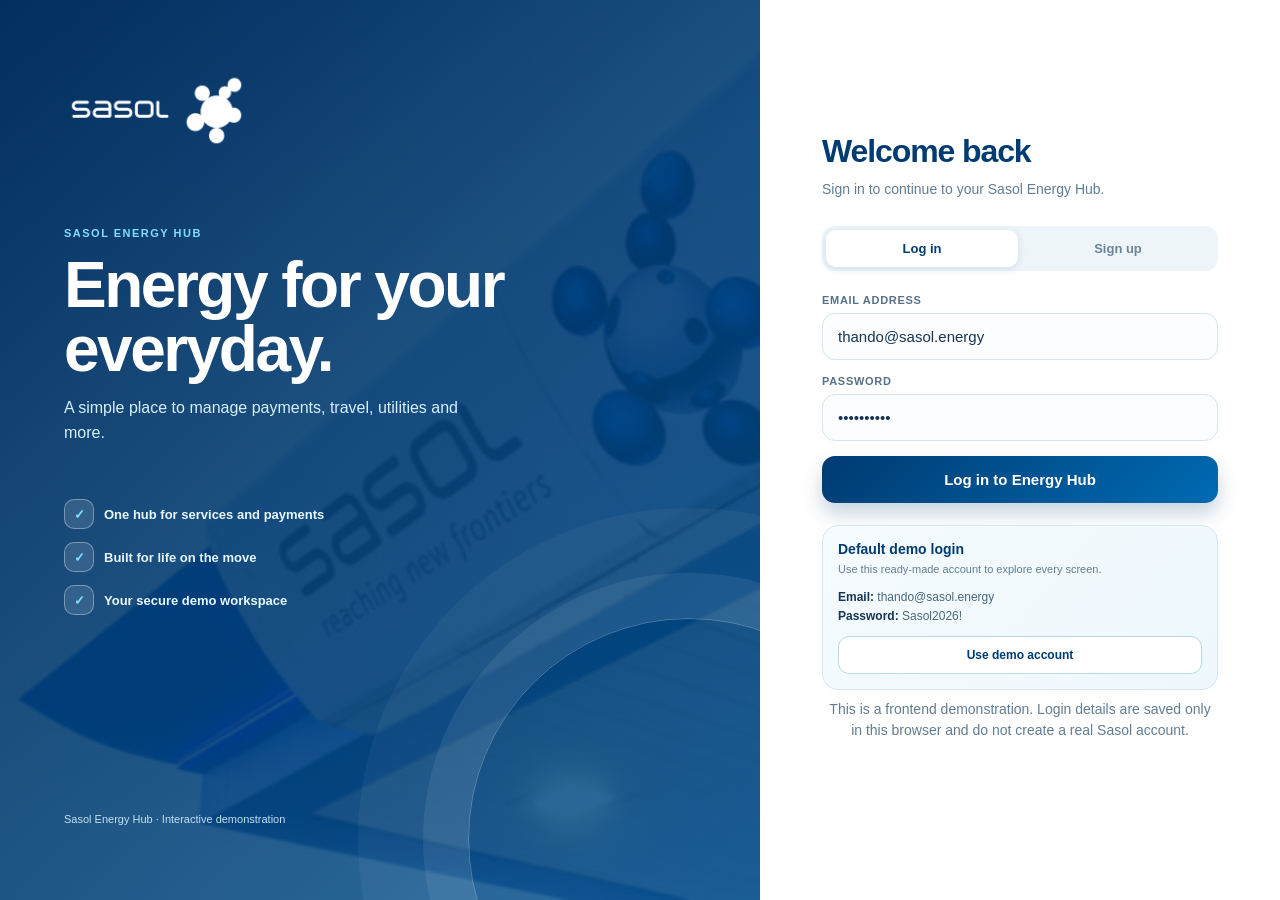
<file: index.html>
<!doctype html>
<html lang="en">
  <head>
    <meta charset="utf-8">
    <meta name="viewport" content="width=device-width, initial-scale=1, viewport-fit=cover">
    <meta name="theme-color" content="#003b71">
    <title>Welcome to Sasol Energy Hub</title>
    <style>
      :root{--blue:#003b71;--blue-2:#005ca4;--cyan:#00a8e0;--ink:#163454;--muted:#617d93;--line:#d7e5ed;--mist:#f2f8fb;--gold:#ffcb05}*{box-sizing:border-box}html{min-height:100%;background:#003b71}body{min-height:100vh;margin:0;background:linear-gradient(135deg,#002b57,#00477f);color:var(--ink);font-family:Inter,-apple-system,BlinkMacSystemFont,"Segoe UI",Roboto,Arial,sans-serif}.auth-shell{display:grid;min-height:100vh;grid-template-columns:minmax(300px,1fr) minmax(400px,520px);margin:auto;background:#fff}.auth-story{position:relative;display:flex;min-height:100%;flex-direction:column;justify-content:space-between;overflow:hidden;padding:clamp(28px,5vw,70px);background:linear-gradient(135deg,rgba(0,43,87,.95),rgba(0,81,145,.81)),url("assets/brand/sasol-station.jpg") center/cover;color:#fff}.auth-story::after{position:absolute;right:-150px;bottom:-160px;width:440px;height:440px;border:1px solid rgba(255,255,255,.28);border-radius:50%;box-shadow:0 0 0 45px rgba(255,255,255,.07),0 0 0 110px rgba(255,255,255,.045);content:""}.auth-story>*{position:relative;z-index:1}.story-logo{width:185px;height:auto;filter:brightness(0) invert(1)}.story-copy{max-width:490px;margin:70px 0 auto}.story-copy span{display:block;color:#83ddff;font-size:11px;font-weight:900;letter-spacing:1.5px}.story-copy h1{max-width:500px;margin:14px 0;font-size:clamp(38px,5vw,64px);line-height:1.01;letter-spacing:-2.5px}.story-copy p{max-width:410px;margin:0;color:#d7f0fc;font-size:16px;line-height:1.55}.story-points{display:grid;gap:13px;margin-top:54px}.story-points div{display:flex;align-items:center;gap:10px;color:#e8f8ff;font-size:13px;font-weight:700}.story-points i{display:grid;width:30px;height:30px;place-items:center;border:1px solid rgba(255,255,255,.35);border-radius:10px;background:rgba(255,255,255,.12);color:#7de1ff;font-style:normal}.story-foot{margin-top:35px;color:#c1e1f1;font-size:11px}.auth-card{display:flex;min-height:100%;flex-direction:column;justify-content:center;padding:clamp(28px,5vw,62px);background:#fff}.auth-mark{display:none;width:146px;margin:0 auto 37px}.auth-card h2{margin:0;color:var(--blue);font-size:32px;letter-spacing:-1.1px}.auth-card>p{margin:9px 0 26px;color:var(--muted);font-size:14px;line-height:1.5}.auth-tabs{display:grid;grid-template-columns:1fr 1fr;gap:4px;padding:4px;border-radius:13px;background:#edf5f9}.auth-tabs button{padding:11px;border:0;border-radius:10px;background:transparent;color:#6b8496;font-size:13px;font-weight:850;cursor:pointer}.auth-tabs button.is-active{background:#fff;box-shadow:0 2px 8px rgba(0,59,113,.12);color:var(--blue)}.auth-form{display:none;margin-top:23px}.auth-form.is-active{display:block}.field{display:block;margin:0 0 15px}.field span{display:block;margin:0 0 7px;color:#577188;font-size:11px;font-weight:900;letter-spacing:.7px}.field input{width:100%;padding:14px 15px;border:1px solid var(--line);border-radius:13px;outline:0;background:#fbfdfe;color:var(--ink);font-size:15px}.field input:focus{border-color:var(--cyan);box-shadow:0 0 0 3px rgba(0,168,224,.12)}.auth-error{display:none;margin:0 0 13px;padding:10px 12px;border-radius:11px;background:#fff0ef;color:#a23a2d;font-size:12px;line-height:1.35}.auth-error.is-visible{display:block}.submit{width:100%;padding:15px;border:0;border-radius:13px;background:linear-gradient(135deg,var(--blue),#006ab2);box-shadow:0 11px 20px rgba(0,59,113,.22);color:#fff;font-size:15px;font-weight:900;cursor:pointer}.submit:hover{filter:brightness(1.05)}.demo-card{margin-top:22px;padding:15px;border:1px solid #d5e8f2;border-radius:16px;background:linear-gradient(130deg,#f5fbfe,#eef8fc)}.demo-card h3{margin:0;color:var(--blue);font-size:14px}.demo-card p{margin:5px 0 12px;color:var(--muted);font-size:11px;line-height:1.45}.credentials{display:grid;gap:5px;margin-bottom:13px;color:#48677f;font-size:12px}.credentials b{color:var(--ink)}.demo-button{width:100%;padding:11px;border:1px solid #b7d9e8;border-radius:11px;background:#fff;color:var(--blue);font-size:12px;font-weight:900;cursor:pointer}.privacy{margin:21px 0 0;color:#7890a0;font-size:10px;line-height:1.45;text-align:center}@media(max-width:820px){.auth-shell{display:block;max-width:560px}.auth-story{display:none}.auth-card{min-height:100vh;padding:32px 28px}.auth-mark{display:block}}@media(max-width:380px){.auth-card{padding:28px 19px}.auth-card h2{font-size:29px}}
    </style>
  </head>
  <body>
    <main class="auth-shell">
      <section class="auth-story" aria-label="Sasol Energy Hub introduction">
        <img class="story-logo" src="assets/brand/sasol-horizontal-mark.png" alt="Sasol">
        <div class="story-copy">
          <span>SASOL ENERGY HUB</span>
          <h1>Energy for your everyday.</h1>
          <p>A simple place to manage payments, travel, utilities and more.</p>
          <div class="story-points"><div><i>✓</i>One hub for services and payments</div><div><i>✓</i>Built for life on the move</div><div><i>✓</i>Your secure demo workspace</div></div>
        </div>
        <p class="story-foot">Sasol Energy Hub · Interactive demonstration</p>
      </section>
      <section class="auth-card" aria-labelledby="auth-title">
        <img class="auth-mark" src="assets/brand/sasol-horizontal-mark.png" alt="Sasol">
        <h2 id="auth-title">Welcome back</h2>
        <p id="auth-subtitle">Sign in to continue to your Sasol Energy Hub.</p>
        <div class="auth-tabs" role="tablist" aria-label="Authentication options">
          <button class="is-active" id="login-tab" type="button" role="tab" aria-selected="true" data-tab="login">Log in</button>
          <button id="signup-tab" type="button" role="tab" aria-selected="false" data-tab="signup">Sign up</button>
        </div>
        <form class="auth-form is-active" id="login-form" novalidate>
          <p class="auth-error" id="login-error" role="alert"></p>
          <label class="field"><span>EMAIL ADDRESS</span><input id="login-email" type="email" autocomplete="email" value="thando@sasol.energy" required></label>
          <label class="field"><span>PASSWORD</span><input id="login-password" type="password" autocomplete="current-password" value="Sasol2026!" required></label>
          <button class="submit" type="submit">Log in to Energy Hub</button>
        </form>
        <form class="auth-form" id="signup-form" novalidate>
          <p class="auth-error" id="signup-error" role="alert"></p>
          <label class="field"><span>FULL NAME</span><input id="signup-name" type="text" autocomplete="name" placeholder="Your full name" required></label>
          <label class="field"><span>EMAIL ADDRESS</span><input id="signup-email" type="email" autocomplete="email" placeholder="you@example.com" required></label>
          <label class="field"><span>CREATE PASSWORD</span><input id="signup-password" type="password" autocomplete="new-password" placeholder="At least 6 characters" minlength="6" required></label>
          <button class="submit" type="submit">Create your demo account</button>
        </form>
        <aside class="demo-card" aria-label="Default demo login">
          <h3>Default demo login</h3>
          <p>Use this ready-made account to explore every screen.</p>
          <div class="credentials"><span><b>Email:</b> thando@sasol.energy</span><span><b>Password:</b> Sasol2026!</span></div>
          <button class="demo-button" id="demo-login" type="button">Use demo account</button>
        </aside>
        <p class="privacy">This is a frontend demonstration. Login details are saved only in this browser and do not create a real Sasol account.</p>
      </section>
    </main>
    <script>
      (() => {
        const SESSION_KEY='sasol.energy.hub.session.v1',USERS_KEY='sasol.energy.hub.users.v1',demo={name:'Thando Mokoena',email:'thando@sasol.energy',password:'Sasol2026!'};
        const $=(selector)=>document.querySelector(selector),forms={login:$('#login-form'),signup:$('#signup-form')};
        const users=()=>{try{return JSON.parse(localStorage.getItem(USERS_KEY)||'[]')}catch{return[]}};
        const finish=(user)=>{localStorage.setItem(SESSION_KEY,JSON.stringify({name:user.name,email:user.email,signedInAt:Date.now()}));location.assign('/sasol-app.html')};
        const showError=(kind,message)=>{const error=$(`#${kind}-error`);error.textContent=message;error.classList.add('is-visible')};
        const clearError=(kind)=>{$(`#${kind}-error`).classList.remove('is-visible')};
        document.querySelectorAll('[data-tab]').forEach(tab=>tab.addEventListener('click',()=>{const kind=tab.dataset.tab;document.querySelectorAll('[data-tab]').forEach(item=>{const active=item===tab;item.classList.toggle('is-active',active);item.setAttribute('aria-selected',String(active))});Object.entries(forms).forEach(([key,form])=>form.classList.toggle('is-active',key===kind));$('#auth-title').textContent=kind==='login'?'Welcome back':'Create your account';$('#auth-subtitle').textContent=kind==='login'?'Sign in to continue to your Sasol Energy Hub.':'Create a local demo account to enter your Sasol Energy Hub.'}));
        forms.login.addEventListener('submit',event=>{event.preventDefault();clearError('login');const email=$('#login-email').value.trim().toLowerCase(),password=$('#login-password').value;const user=[demo,...users()].find(item=>item.email.toLowerCase()===email&&item.password===password);if(!user){showError('login','Those details do not match. Use the default demo login shown below or create an account.');return}finish(user)});
        forms.signup.addEventListener('submit',event=>{event.preventDefault();clearError('signup');const name=$('#signup-name').value.trim(),email=$('#signup-email').value.trim().toLowerCase(),password=$('#signup-password').value;if(!name||!email||password.length<6){showError('signup','Enter your name, email address and a password with at least 6 characters.');return}const saved=users();if(email===demo.email||saved.some(item=>item.email.toLowerCase()===email)){showError('signup','An account with that email already exists. Please log in instead.');return}const user={name,email,password};localStorage.setItem(USERS_KEY,JSON.stringify([...saved,user]));finish(user)});
        $('#demo-login').addEventListener('click',()=>finish(demo));
      })();
    </script>
  </body>
</html>
</file>
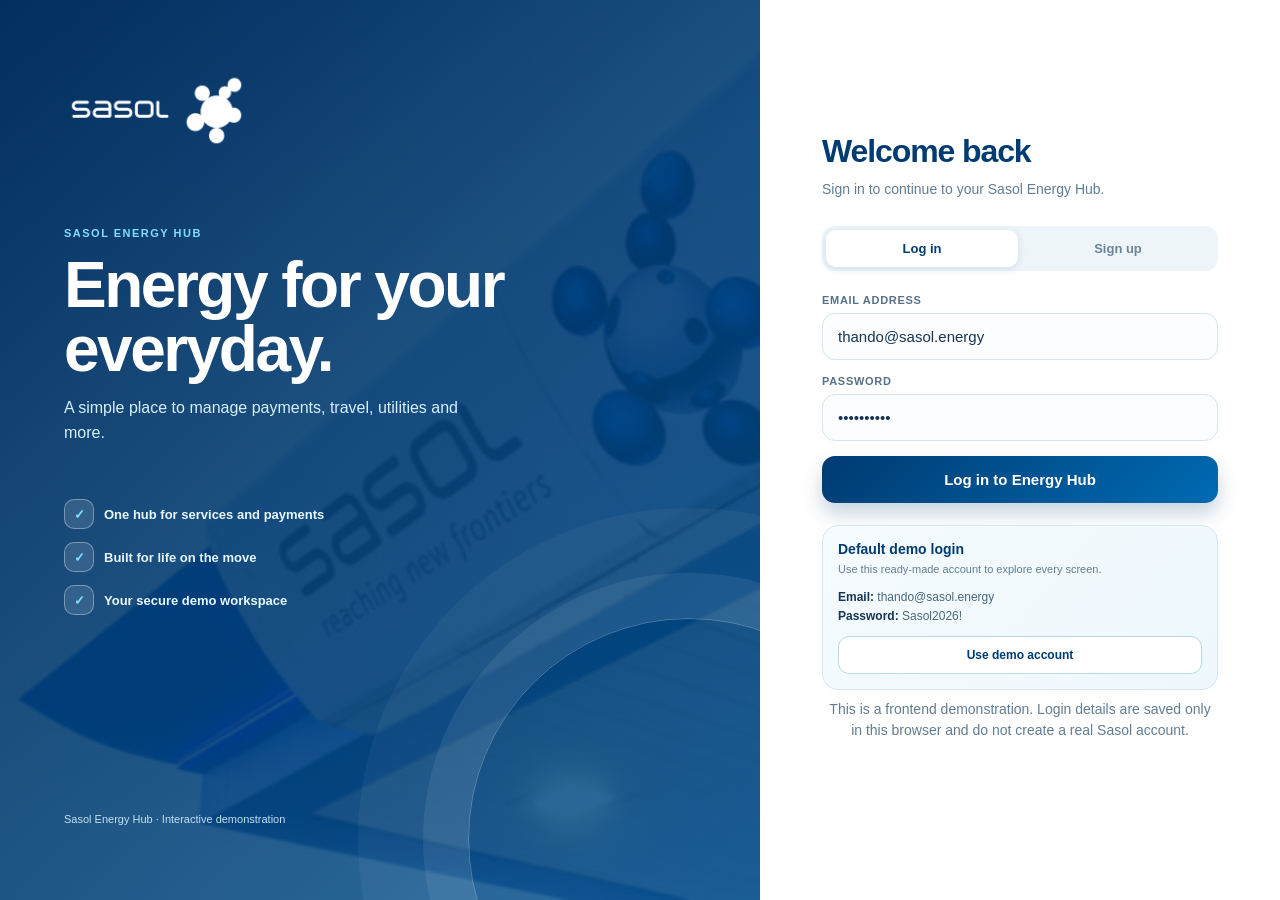
<file: tabs/home/home/index.html>
<!doctype html>
<html lang="en">
  <head>
    <meta charset="utf-8">
    <meta name="viewport" content="width=device-width, initial-scale=1, viewport-fit=cover">
    <meta http-equiv="refresh" content="0; url=/sasol-app.html">
    <title>Sasol Energy Hub</title>
  </head>
  <body>
    <p>Opening <a href="/sasol-app.html">Sasol Energy Hub</a>…</p>
  </body>
</html>
</file>
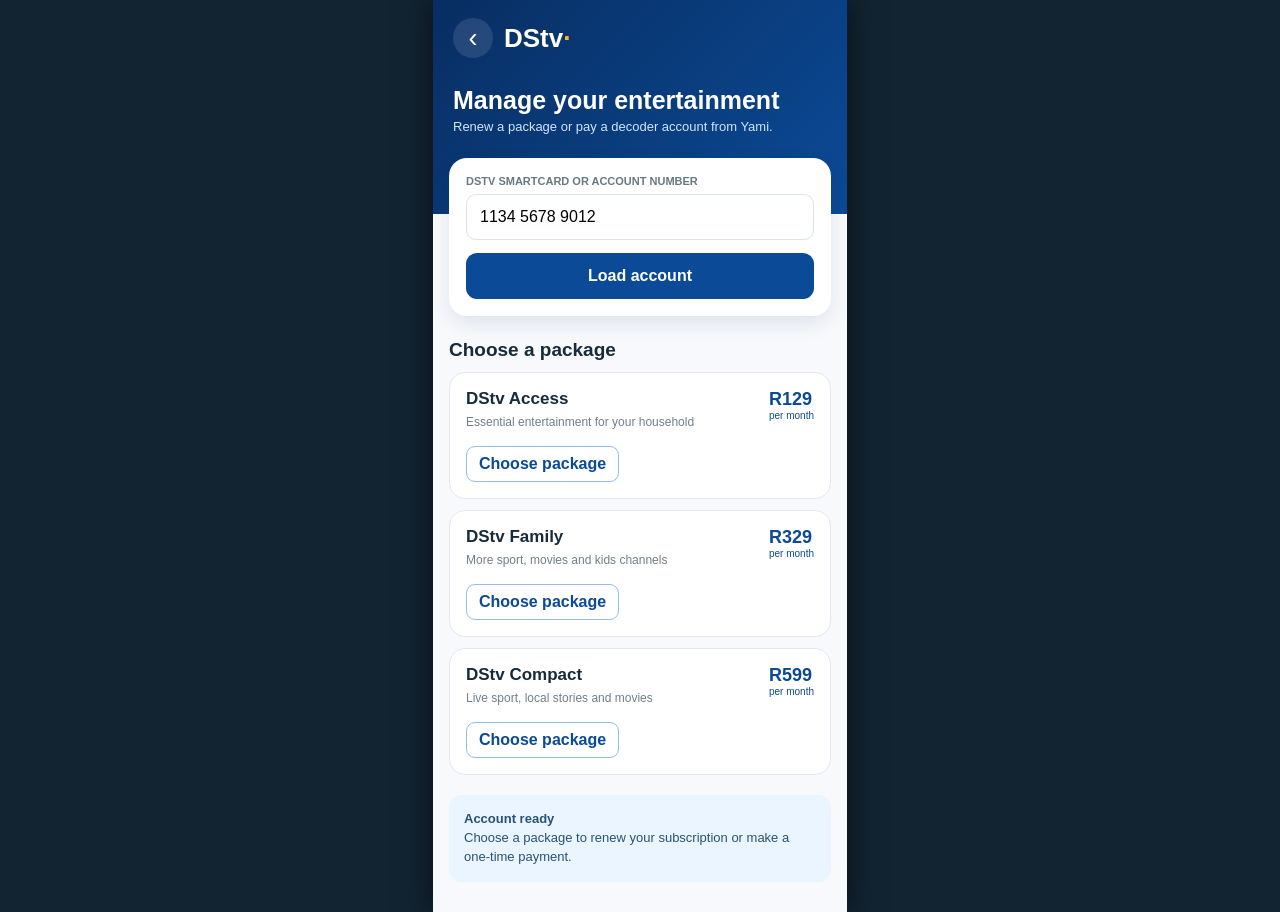
<file: dstv.html>
<!doctype html><html lang="en"><head><meta charset="utf-8"><meta name="viewport" content="width=device-width,initial-scale=1,maximum-scale=1,user-scalable=no"><title>DStv | Yami</title><style>:root{--blue:#0b4a96;--deep:#082e62;--gold:#f6bf20;--line:#e3e8ee}*{box-sizing:border-box}body{margin:0;background:#122331;font-family:-apple-system,BlinkMacSystemFont,"Segoe UI",Roboto,Arial;color:#172b3a}button,input{font:inherit}.app{max-width:414px;min-height:100vh;margin:auto;padding-bottom:30px;background:#f7f9fc;box-shadow:0 0 30px #0008}.head{padding:18px 20px 80px;background:linear-gradient(135deg,var(--deep),var(--blue));color:#fff}.top{display:flex;align-items:center}.back{display:grid;place-items:center;width:40px;height:40px;border-radius:50%;background:#ffffff1c;color:#fff;text-decoration:none;font-size:27px}.brand{margin-left:11px;font-size:26px;font-weight:850}.brand b{color:var(--gold)}.head h1{margin:28px 0 4px;font-size:25px}.head p{margin:0;color:#cfe5ff;font-size:13px}.body{padding:0 16px}.account{margin-top:-56px;padding:17px;border-radius:18px;background:#fff;box-shadow:0 8px 20px #00234f18}.account label{display:block;margin-bottom:7px;color:#687982;font-size:11px;font-weight:800}.account input{width:100%;padding:13px;border:1px solid #dce4e9;border-radius:10px}.primary{width:100%;margin-top:13px;padding:14px;border:0;border-radius:11px;background:var(--blue);color:#fff;font-weight:800}.title{margin:23px 0 11px;font-size:19px}.package{margin-bottom:11px;padding:16px;border:1px solid var(--line);border-radius:16px;background:#fff}.package.selected{border-color:var(--blue);box-shadow:0 4px 14px #0b4a9618}.row{display:flex;justify-content:space-between;gap:12px}.package h3{margin:0;font-size:17px}.package p{margin:6px 0;color:#71808a;font-size:12px}.price{color:var(--blue);font-weight:850;font-size:18px}.select{margin-top:11px;padding:8px 12px;border:1px solid #94bee7;border-radius:9px;background:#fff;color:var(--blue);font-weight:800}.status{margin-top:20px;padding:15px;border-radius:13px;background:#eaf5ff;color:#285374;font-size:13px;line-height:1.45}.modal{position:fixed;z-index:4;inset:0;display:none;align-items:end;background:#001c3c83}.modal.open{display:flex}.sheet{width:100%;padding:14px 20px calc(27px + env(safe-area-inset-bottom));border-radius:24px 24px 0 0;background:#fff}.handle{width:34px;height:4px;margin:0 auto 17px;border-radius:3px;background:#d9e0e4}.sheet h2{margin:0}.summary{margin-top:14px;padding:12px;border-radius:11px;background:#f2f6fa;font-size:13px}.summary div{display:flex;justify-content:space-between;margin:7px}.cancel{width:100%;margin-top:9px;padding:10px;border:0;background:none;color:#66757e;font-weight:700}.success{display:none;margin-top:18px;padding:17px;border-radius:15px;background:#e8f7ed;color:#1e7646;font-size:14px}.success b{display:block;margin-bottom:5px;font-size:17px}.toast{position:fixed;z-index:8;left:50%;bottom:28px;transform:translate(-50%,20px);opacity:0;padding:11px 15px;border-radius:20px;background:#172b36;color:#fff;font-size:13px;white-space:nowrap;transition:.2s}.toast.show{opacity:1;transform:translate(-50%,0)}</style></head><body><main class="app"><header class="head"><div class="top"><a class="back" href="/tabs/home/home/">‹</a><div class="brand">DStv<b>·</b></div></div><h1>Manage your entertainment</h1><p>Renew a package or pay a decoder account from Yami.</p></header><main class="body"><section class="account"><label>DSTV SMARTCARD OR ACCOUNT NUMBER</label><input id="account" value="1134 5678 9012"><button class="primary" id="load">Load account</button></section><h2 class="title">Choose a package</h2><div id="packages"></div><section class="status" id="status"><b>Account ready</b><br>Choose a package to renew your subscription or make a one-time payment.</section><section class="success" id="success"><b>Payment successful ✓</b><span id="successText"></span></section></main></main><div class="modal" id="modal"><section class="sheet"><div class="handle"></div><h2>Confirm DStv payment</h2><p style="color:#71808a;font-size:13px">This demo will charge your Yami main balance.</p><div class="summary" id="summary"></div><button class="primary" id="pay">Confirm and pay</button><button class="cancel" id="cancel">Cancel</button></section></div><div class="toast" id="toast"></div><script>const plans=[['DStv Access','Essential entertainment for your household',129],['DStv Family','More sport, movies and kids channels',329],['DStv Compact','Live sport, local stories and movies',599]];let selected;const toast=(x)=>{toastEl.textContent=x;toastEl.classList.add('show');clearTimeout(window.dt);window.dt=setTimeout(()=>toastEl.classList.remove('show'),2000)};const toastEl=document.getElementById('toast');document.querySelector('.back').onclick=e=>{e.preventDefault();if(parent!==window)parent.postMessage({type:'yami:closeMiniApp'},'*');else location.assign('/tabs/home/home/')};function render(){packages.innerHTML=plans.map((p,i)=>`<article class="package ${selected===i?'selected':''}"><div class="row"><div><h3>${p[0]}</h3><p>${p[1]}</p></div><div class="price">R${p[2]}<small style="display:block;font-size:10px;font-weight:500">per month</small></div></div><button class="select" onclick="choosePlan(${i})">${selected===i?'Selected':'Choose package'}</button></article>`).join('')}function choosePlan(i){selected=i;render();const p=plans[i];summary.innerHTML=`<div><span>Account</span><b>${account.value}</b></div><div><span>Package</span><b>${p[0]}</b></div><div><span>Charge from Yami balance</span><b>R${p[2]}.00</b></div>`;modal.classList.add('open')}load.onclick=()=>toast('DStv account loaded');cancel.onclick=()=>modal.classList.remove('open');pay.onclick=()=>{modal.classList.remove('open');const p=plans[selected];success.style.display='block';successText.textContent=`${p[0]} has been renewed for account ${account.value}.`;toast('DStv renewal paid from Yami balance')};render();</script></body></html>
</file>
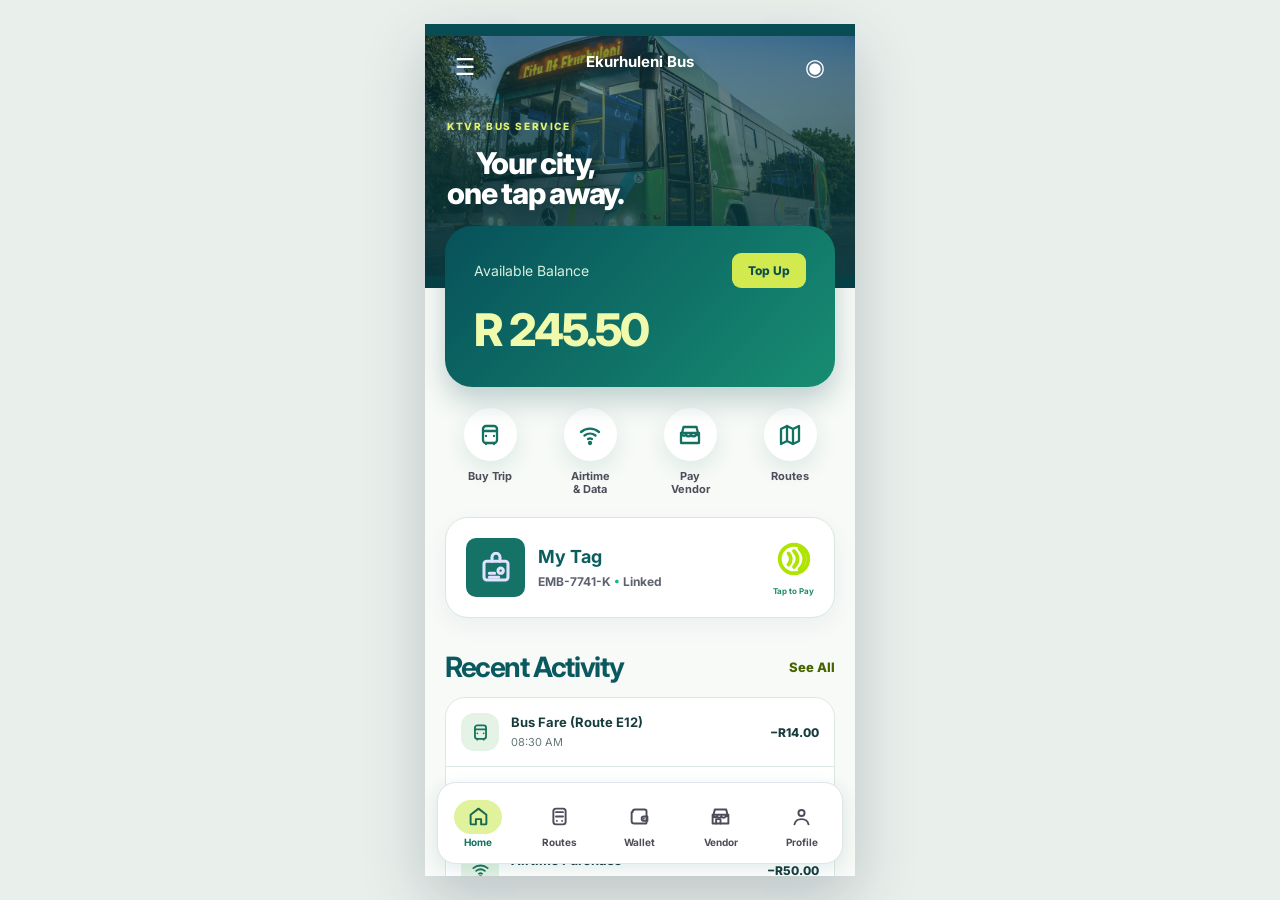
<file: ekurhuleni-bus.html>
<!doctype html>
<html lang="en">
<head>
<meta charset="UTF-8"/>
<meta name="viewport" content="width=device-width,initial-scale=1.0"/>
<meta name="theme-color" content="#0b6264"/>
<title>Ekurhuleni Bus Service | Yami</title>
<meta name="description" content="Ekurhuleni Bus Service — tap to ride across Germiston, Boksburg, Benoni, Kempton Park and more."/>
<link rel="preconnect" href="https://fonts.googleapis.com"/>
<link rel="preconnect" href="https://fonts.gstatic.com" crossorigin/>
<link href="https://fonts.googleapis.com/css2?family=Inter:wght@400;500;600;700;800&display=swap" rel="stylesheet"/>
<style>
:root{--navy:#000b36;--navy-2:#0b1f5c;--lime:#c1f100;--ink:#141629;--muted:#697086;--paper:#f8f9fa;--line:#e8eaf0;--amber:#ffbf00}
*{box-sizing:border-box}body{margin:0;min-height:100vh;background:#e9ecf3;color:var(--ink);font-family:Inter,system-ui,sans-serif}
button{font:inherit;cursor:pointer;border:0}.app-shell{min-height:100vh;display:grid;place-items:center;padding:24px}
.phone{width:min(100%,430px);height:min(860px,calc(100dvh - 48px));position:relative;overflow:hidden;background:var(--paper);box-shadow:0 22px 60px #07102b33}
.page{height:100%;min-height:0;overflow-y:auto;overscroll-behavior:contain;padding:28px 20px 116px;scrollbar-width:thin}.top{display:flex;align-items:center;justify-content:space-between;margin-bottom:24px}.brand{color:var(--navy);font-size:25px;font-weight:800;letter-spacing:-1.1px}.brand span{color:#78a000}
.icon-button,.back{width:42px;height:42px;display:grid;place-items:center;border-radius:14px;background:#eef0f5;color:var(--navy);font-size:20px}.toolset{display:flex;gap:8px}
.eyebrow{margin:0 0 7px;color:var(--muted);font-size:11px;font-weight:800;letter-spacing:.09em}h1,h2,h3,p{margin-top:0}h1{margin-bottom:6px;color:var(--navy);font-size:29px;letter-spacing:-1.4px}h2{margin:0;font-size:17px;letter-spacing:-.5px}.sub{color:var(--muted);font-size:14px;line-height:1.5}
.balance{padding:24px;border-radius:25px;background:linear-gradient(135deg,#000b36,#12327d);color:white;box-shadow:0 14px 25px #00124a2b}.balance-top{display:flex;justify-content:space-between;align-items:center}.badge{border-radius:999px;padding:6px 9px;background:#ffffff1c;color:var(--lime);font-size:10px;font-weight:800}.amount{margin:18px 0 5px;color:var(--lime);font-weight:800;font-size:38px;letter-spacing:-2px}.tagline{margin:0 0 20px;color:#cad4ee;font-size:12px}.actions{display:flex;gap:10px}.primary,.secondary{flex:1;border-radius:14px;padding:14px 12px;font-size:13px;font-weight:800}.primary{background:var(--lime);color:var(--navy)}.secondary{color:white;background:#ffffff18}
.section{margin-top:28px}.section-title{display:flex;align-items:center;justify-content:space-between;margin-bottom:13px}.link{background:none;color:#476400;font-size:13px;font-weight:800;padding:0}
.method-row{display:grid;grid-template-columns:1fr 1fr;gap:10px}.method{min-height:103px;padding:15px;border:1px solid var(--line);border-radius:18px;background:white}.method .card-icon{color:var(--navy);font-size:21px}.method strong{display:block;margin-top:13px;font-size:12px}.method small{display:block;margin-top:5px;color:var(--muted);font-size:10px}
.list{background:white;border:1px solid var(--line);border-radius:20px;overflow:hidden}.item{display:flex;align-items:center;gap:12px;padding:15px;border-bottom:1px solid var(--line)}.item:last-child{border-bottom:0}.item-icon{flex:0 0 38px;width:38px;height:38px;display:grid;place-items:center;border-radius:13px;background:#eff9d9;color:#557000}.item-copy{min-width:0;flex:1}.item-copy strong{display:block;font-size:13px}.item-copy small{color:var(--muted);font-size:11px}.money{font-size:12px;font-weight:800;white-space:nowrap}.in{color:#4d7800}.out{color:var(--ink)}
.nav{position:absolute;inset:auto 12px 12px;height:82px;display:grid;grid-template-columns:repeat(5,1fr);align-items:center;border:1px solid #e1e4eb;border-radius:19px;background:#fff;box-shadow:0 5px 18px #0b1f5c1c}.nav button{display:flex;height:66px;flex-direction:column;align-items:center;justify-content:center;gap:3px;color:#4c4d59;background:transparent;font-size:10px;font-weight:700}.nav i{display:grid;place-items:center;width:48px;height:34px;border-radius:999px;font-style:normal}.nav svg{width:21px;height:21px;fill:none;stroke:currentColor;stroke-width:2.2;stroke-linecap:round;stroke-linejoin:round}.nav .active{color:#516000}.nav .active i{background:var(--lime);color:#5e7100}.nav span{line-height:1}
.greeting{margin-bottom:18px}.quick{display:grid;grid-template-columns:repeat(3,1fr);gap:10px}.quick button{padding:14px 7px;border-radius:17px;background:white;color:var(--navy);border:1px solid var(--line);font-size:11px;font-weight:700}.quick b{display:block;margin-bottom:5px;font-size:19px}.notice{display:flex;gap:12px;margin-top:22px;padding:15px;border-radius:18px;background:#fff5d8;color:#6b4a00;font-size:12px;line-height:1.45}.route{display:flex;align-items:center;gap:12px;padding:15px;border:1px solid var(--line);border-radius:18px;background:white}.route-number{width:48px;padding:8px 0;border-radius:11px;background:var(--navy);color:var(--lime);text-align:center;font-size:13px;font-weight:800}.route p{margin:3px 0 0;color:var(--muted);font-size:11px}.route .status{margin-left:auto;color:#5f8500;font-size:11px;font-weight:800}
.profile{padding:22px;border-radius:23px;background:var(--navy);color:white}.avatar{width:52px;height:52px;display:grid;place-items:center;border-radius:18px;background:var(--lime);color:var(--navy);font-size:21px;font-weight:800}.profile h2{margin:13px 0 4px}.profile p{color:#c6d0e8;font-size:12px;margin:0}.menu button{display:flex;justify-content:space-between;width:100%;padding:17px 0;border-bottom:1px solid var(--line);background:transparent;color:var(--ink);font-size:14px;font-weight:600;text-align:left}
.modal-wrap{position:absolute;z-index:4;inset:0;display:grid;align-items:end;background:#000b3670}.modal{min-height:58%;padding:24px 20px 38px;border-radius:28px 28px 0 0;background:var(--paper);animation:up .24s ease}@keyframes up{from{transform:translateY(30px);opacity:0}}.handle{width:42px;height:4px;margin:0 auto 22px;border-radius:99px;background:#cad0de}.close{float:right;background:transparent;color:var(--muted);font-size:21px}.option{display:flex;justify-content:space-between;align-items:center;width:100%;margin-top:10px;padding:16px;border-radius:17px;background:white;border:1px solid var(--line);color:var(--ink);text-align:left}.option strong,.option small{display:block}.option small{margin-top:4px;color:var(--muted)}.field{width:100%;margin:14px 0;padding:16px;border:1px solid #cbd2e1;border-radius:15px;font:inherit}.wide{width:100%;margin-top:18px}.success{text-align:center;padding-top:50px}.success .check{width:72px;height:72px;display:grid;place-items:center;margin:0 auto 20px;border-radius:50%;background:var(--lime);color:var(--navy);font-size:35px;font-weight:800}
.auth-page{min-height:860px;padding:70px 42px 30px;background:var(--paper)}.auth-brand{text-align:center;color:var(--navy)}.bus-mark{display:grid;place-items:center;width:42px;height:42px;margin:0 auto 12px;border-radius:12px;background:var(--navy);color:white;font-size:20px}.auth-brand h1{margin:0;font-size:25px}.auth-brand p{margin:7px 0 24px;color:#60708d;font-size:14px;font-weight:500}.login-card{padding:21px;border-radius:22px;background:white;box-shadow:0 6px 24px #0b1f5c12}.login-card label{display:block;margin-bottom:13px;color:#61708c;font-size:10px;font-weight:800}.login-input{display:block;width:100%;margin-top:6px;padding:13px;border:1px solid #c8d0df;border-radius:11px;color:var(--navy);font:inherit;font-size:13px;outline-color:var(--navy)}.forgot{display:block;margin:2px 0 18px auto;padding:0;background:transparent;color:var(--navy);font-size:10px;font-weight:800}.auth-main{width:100%}.or{display:flex;align-items:center;gap:10px;margin:24px 0;color:#63708b;font-size:10px;font-weight:700}.or::before,.or::after{content:"";height:1px;flex:1;background:#cbd2e1}.outline{width:100%;padding:13px;border:2px solid var(--navy);border-radius:12px;background:white;color:var(--navy);font-size:13px;font-weight:800}.tag-link{display:block;margin:15px auto 0;border-bottom:1px solid #8290a8;padding:0 0 2px;background:transparent;color:#60708d;font-size:12px}
.onboarding{min-height:860px;display:flex;flex-direction:column;padding:24px 16px 18px;background:var(--paper);text-align:center}.skip{align-self:flex-end;padding:6px;background:transparent;color:#60708d;font-size:10px;font-weight:800}.tag-illustration{position:relative;width:250px;height:275px;margin:80px auto 23px;border-radius:18px;overflow:hidden;background:linear-gradient(135deg,#000b36,#0b2263);box-shadow:0 9px 20px #0b1f5c18;display:flex;flex-direction:column;align-items:center;justify-content:center;color:white}.tag-illustration small{color:#c2cdec;font-size:11px;letter-spacing:.08em;margin-bottom:8px}.tag-illustration b{font-size:22px;letter-spacing:.1em}.tag-illustration span{margin-top:16px;font-size:28px}.onboard-copy h1{margin:0 0 10px;font-size:25px}.onboard-copy p{max-width:275px;margin:0 auto;color:#354057;font-size:14px;line-height:1.45}.pager{display:flex;justify-content:center;gap:5px;margin:40px 0 19px}.pager b,.pager i{display:block;width:8px;height:8px;border-radius:50%;background:#cbd1df}.pager b{width:23px;border-radius:8px;background:var(--navy)}.get-started{width:100%;padding:16px;font-size:18px}.login-prompt{margin:14px 0 0;color:#52607a;font-size:10px;font-weight:600}.login-prompt button{padding:0;border-bottom:1px solid var(--navy);background:none;color:var(--navy);font-size:10px;font-weight:800}
.transaction-page,.processing-page,.success-page{min-height:860px;padding:24px 20px 40px;background:var(--paper)}.transaction-header{display:grid;grid-template-columns:42px 1fr 42px;align-items:center;margin-bottom:38px}.transaction-header h1{margin:0;font-size:16px;text-align:center}.current-balance{margin:0 0 12px;color:#60708d;text-align:right;font-size:10px;font-weight:800;letter-spacing:.05em}.amount-entry{display:flex;align-items:center;gap:10px;padding:22px 4px;border-bottom:1px solid var(--line);color:var(--navy)}.amount-entry span{font-size:42px;font-weight:800}.amount-entry input{min-width:0;flex:1;border:0;outline:0;background:transparent;color:var(--navy);font:800 42px Inter,sans-serif}.amount-entry em{color:#d9dce2;font-size:40px;font-style:normal;font-weight:800}.amount-chips{display:flex;gap:10px;overflow:auto;padding:18px 0}.amount-chips button{min-width:66px;padding:10px;border:1px solid var(--navy);border-radius:999px;background:white;color:var(--navy);font-size:12px;font-weight:700}.amount-chips .selected{background:var(--navy);color:white}.payment-heading{margin:15px 0;color:var(--navy);font-size:18px}.payment-options,.bank-list{display:grid;gap:10px}.payment-options button,.bank-list button{display:flex;align-items:center;width:100%;gap:14px;padding:15px;border:1px solid var(--line);border-radius:17px;background:white;color:var(--ink);text-align:left}.payment-options strong,.payment-options small{display:block}.payment-options strong{font-size:14px}.payment-options small{margin-top:4px;color:var(--muted);font-size:11px}.payment-options b,.bank-list b{margin-left:auto;font-size:22px;font-weight:400}.payment-symbol,.bank-logo{display:grid;flex:0 0 40px;width:40px;height:40px;place-items:center;border-radius:50%;background:#eef0f5;color:var(--navy);font-weight:800}.topup-note{display:inline-block;margin-bottom:15px;padding:8px 11px;border-radius:999px;background:#eff9d9;color:#527300;font-size:12px;font-weight:800}.bank-list{margin-top:24px}.bank-list strong{color:var(--navy);font-size:15px}.b0{background:#003a78;color:white}.b1{background:#003a78;color:white}.b2{background:#d61d28;color:white}.b3{background:#087c45;color:white}.b4{background:#111;color:#f1d335}.card-form{margin-top:20px}.card-form label{display:block;margin-bottom:18px;color:var(--navy);font-size:10px;font-weight:800;letter-spacing:.06em;text-transform:uppercase}.card-form input{display:block;width:100%;margin-top:8px;padding:15px;border:1px solid #cad1e0;border-radius:13px;background:white;font:14px Inter,sans-serif}.card-form>div{display:grid;grid-template-columns:1fr 1fr;gap:12px}.processing-page{display:flex;flex-direction:column;align-items:center;justify-content:center;text-align:center}.loader{width:72px;height:72px;margin-bottom:30px;border:7px solid #dfe8c5;border-top-color:var(--lime);border-radius:50%;animation:spin 1s linear infinite}.loader i{display:block;width:100%;height:100%;border:7px solid transparent;border-left-color:var(--navy);border-radius:50%}@keyframes spin{to{transform:rotate(360deg)}}.processing-page h1{font-size:23px}.processing-amount{margin-top:26px;color:var(--navy);font-size:26px;font-weight:800}.success-page{display:flex;flex-direction:column;align-items:center;padding-top:115px;text-align:center}.success-burst{display:grid;width:83px;height:83px;place-items:center;margin-bottom:24px;border-radius:50%;background:var(--lime);color:var(--navy);font-size:40px;font-weight:800;box-shadow:0 0 0 13px #eff9d9}.success-page h1{margin-bottom:7px;font-size:30px}.receipt{width:100%;margin-top:25px;padding:21px;border-radius:22px;background:white;text-align:left;box-shadow:0 5px 20px #0b1f5c12}.receipt div{display:flex;justify-content:space-between;margin-top:14px;color:var(--muted);font-size:12px}.receipt b{color:var(--navy)}.done-button{width:100%;margin-top:26px;padding:16px;font-size:16px}
.dashboard{padding-top:30px}.dashboard-header{display:grid;grid-template-columns:40px 1fr 40px;align-items:center;margin-bottom:30px;color:var(--navy);text-align:center}.dashboard-header button{background:transparent;color:var(--navy);font-size:23px}.dashboard-header strong{font-size:15px}.dashboard-balance{padding:27px 29px;border-radius:27px}.balance-label{margin:0;color:#c8d2f0;font-size:14px}.mini-topup{padding:10px 16px;border-radius:9px;background:var(--lime);color:var(--navy);font-size:12px;font-weight:800}.dashboard-balance .amount{margin:14px 0 3px;font-size:45px}.dash-actions{display:grid;grid-template-columns:repeat(4,1fr);gap:10px;margin:27px 0}.dash-actions button{display:flex;flex-direction:column;align-items:center;gap:9px;background:transparent;color:#4d4e5a;font-size:11px;font-weight:700;line-height:1.2}.dash-actions i{display:grid;place-items:center;width:53px;height:53px;border-radius:50%;background:white;box-shadow:0 8px 22px #0b1f5c14;color:var(--navy);font-size:23px;font-style:normal}.tag-card{display:flex;align-items:center;width:100%;gap:13px;padding:20px;border:1px solid #e0e5ef;border-radius:23px;background:white;color:var(--navy);text-align:left;box-shadow:0 8px 25px #0b1f5c0d}.tag-card>i{display:grid;place-items:center;width:59px;height:59px;border-radius:10px;background:#102970;color:white;font-size:28px;font-style:normal}.tag-card span{flex:1}.tag-card strong,.tag-card small{display:block}.tag-card strong{font-size:18px}.tag-card small{margin-top:7px;color:#5d6271;font-size:12px;font-weight:700}.tag-card small b{color:#0cbd85}.tag-card em{color:#8bab00;font-style:normal;font-size:26px;text-align:center}.tag-card em small{margin:2px 0 0;color:#84a000;font-size:8px}.activity-section{margin-top:32px}.activity-section h1{margin:0;font-size:28px}
.trip-page{position:relative;padding-bottom:130px}.fare-tabs{display:flex;gap:10px;overflow:hidden;margin-bottom:38px}.fare-tabs button{white-space:nowrap;padding:11px 18px;border-radius:999px;background:#eceef2;color:#50515e;font-size:12px;font-weight:800}.fare-tabs .active{background:var(--navy);color:white}.route-label{margin-bottom:6px}.trip-route{position:relative;display:block;width:100%;padding:24px 20px;border:1px solid #d9dfeb;border-radius:28px;background:white;color:#24242e;text-align:left;font-size:20px}.trip-route small{display:block;width:max-content;margin-top:12px;padding:4px 11px;border-radius:3px;background:var(--navy);color:white;font-size:12px;font-weight:800}.trip-route b{position:absolute;right:24px;top:42px;color:#b5bbc8;font-size:28px;font-weight:400}.fare-summary{margin-top:26px;padding:20px 28px;border:1px solid #e0e5ed;border-radius:25px;background:white;box-shadow:0 9px 21px #0b1f5c0b}.fare-summary div{display:flex;justify-content:space-between;padding:16px 0;border-bottom:1px solid var(--line);color:#515361;font-size:17px}.fare-summary div:last-child{border:0}.fare-summary b{color:var(--navy)}.fare-summary div:last-child b{font-size:25px}.wallet-after{text-align:center;color:#637491;font-size:13px;font-weight:700}.pay-trip{position:absolute;right:20px;bottom:27px;left:20px;width:calc(100% - 40px);padding:18px;font-size:18px}
.route-status-page{min-height:860px;padding:26px 20px 40px;background:var(--paper)}.status-header{display:grid;grid-template-columns:42px 1fr 42px;align-items:center;margin-bottom:25px}.status-header button{background:transparent;color:var(--navy);font-size:26px}.status-header div span,.status-header div strong{display:block}.status-header div span{color:#637491;font-size:12px;font-weight:700;letter-spacing:.07em}.status-header div span b{margin-right:7px;padding:4px 7px;border-radius:5px;background:var(--navy);color:white}.status-header div strong{margin-top:4px;color:var(--navy);font-size:16px}.live-card{padding:25px;border:1px solid #e0e5ed;border-radius:25px;background:white}.live-card>div:first-child{display:flex;justify-content:space-between}.delay,.pulse{padding:8px 11px;border-radius:999px;font-size:11px;font-weight:800}.delay{border:1px solid #ffd46b;background:#fff8e5;color:#914500}.pulse{background:#f0f2f5;color:#64708b}.pulse:first-letter{color:#0fc797}.live-card .eyebrow{margin-top:24px}.arrival{color:var(--navy);font-size:48px;letter-spacing:-2px}.live-card s{margin-left:8px;color:#77829a}.delay-text{margin-left:8px;color:#e34343;font-size:12px}.live-card hr{margin:19px -25px;border:0;border-top:1px solid var(--line)}.origin{display:grid;grid-template-columns:1fr auto;gap:13px;color:#67748d;font-size:12px}.origin b{color:var(--navy)}.reports{margin-top:27px}.reports .sub{margin-bottom:14px}.report-actions{display:grid;grid-template-columns:repeat(3,1fr);gap:10px}.report-actions button{display:flex;flex-direction:column;align-items:center;gap:7px;padding:17px 4px;border:1px solid #dfe4ed;border-radius:19px;background:white;color:#0cc792;font-size:22px}.report-actions button:nth-child(2){color:#d88100}.report-actions button:nth-child(3){color:#f34b53}.report-actions b{color:var(--navy);font-size:12px}.report-actions small{color:#75829a;font-size:9px}.recent-label{margin:28px 0 12px!important}.recent-label em{float:right;color:#718099;font-style:normal;font-weight:500;letter-spacing:0}.report-list{overflow:hidden;border:1px solid #e0e5ed;border-radius:23px;background:white}.report-list article{padding:18px;border-bottom:1px solid var(--line);color:var(--navy);font-size:13px}.report-list article:last-child{border:0}.report-list article small{display:block;margin:8px 0 0 21px;color:#71809b;font-size:11px}
.dash-actions svg,.tag-card svg,.item-icon svg{width:24px;height:24px;fill:none;stroke:currentColor;stroke-width:2.3;stroke-linecap:round;stroke-linejoin:round}.tag-card>i svg{width:32px;height:32px;stroke:#dfe3ff}.item-icon{display:grid;place-items:center}.item-icon svg{width:19px;height:19px}
.tap-icon svg{width:44px;height:44px;fill:none;stroke:#aee400;stroke-width:2.4;stroke-linecap:round}.tap-icon small{white-space:nowrap}.service-page{position:relative;min-height:860px;padding:24px 20px 120px;background:var(--paper)}.service-tabs,.recipient-toggle{display:grid;grid-template-columns:repeat(3,1fr);margin:0 0 33px;border-radius:18px;background:#e8e9ed;overflow:hidden}.service-tabs button,.recipient-toggle button{padding:13px 6px;background:transparent;color:#474955;font-weight:700}.service-tabs .active,.recipient-toggle .active{border-radius:17px;background:var(--navy);color:white}.service-page>.eyebrow{margin:29px 0 16px}.provider-row{display:grid;grid-template-columns:repeat(4,1fr);gap:12px;margin-bottom:35px}.provider-row b{display:grid;min-height:62px;place-items:center;border:1px solid #dce3eb;border-radius:50%;background:white;color:var(--navy);font-size:10px;text-align:center}.provider-row b:first-child{outline:2px solid var(--lime)}.recipient-toggle{grid-template-columns:1fr 1fr;padding:5px}.recipient-toggle .active{background:white;color:var(--navy);box-shadow:0 1px 4px #07102b20}.airtime-amount{padding:24px 20px;border:1px solid #e0e5ed;border-radius:16px;background:white;color:var(--navy);font-size:52px;font-weight:800}.service-buy{position:absolute;right:20px;bottom:28px;left:20px;width:calc(100% - 40px);padding:18px;font-size:18px}
.history-page{min-height:860px;padding:28px 20px 50px;background:var(--paper)}.history-header{display:grid;grid-template-columns:45px 1fr 31px 31px;gap:8px;align-items:start}.history-header h1{margin:0;font-size:29px;line-height:1.15}.history-header>button:not(.back){padding:10px 0;background:transparent;color:var(--navy);font-size:21px}.history-filter{display:flex;gap:10px;overflow:hidden;margin:30px -20px;padding:0 20px}.history-filter button{white-space:nowrap;padding:11px 16px;border:1px solid #dbe1eb;border-radius:15px;background:white;color:#576078;font-weight:700}.history-filter .active{background:var(--navy);color:white}.history-filter .active b{color:var(--lime)}.cycle-card{padding:20px;border:1px solid #dce3ed;border-radius:25px;background:linear-gradient(120deg,#fff,#fbffe7)}.cycle-card header{color:var(--navy);font-weight:800}.cycle-card header b{float:right;padding:6px 12px;border-radius:999px;background:var(--lime);font-size:11px}.cycle-card>div{display:grid;grid-template-columns:1fr 1fr;gap:14px;margin-top:20px}.cycle-card article{padding:16px;border-radius:15px;background:#f5f6f8}.cycle-card small,.cycle-card strong{display:block}.cycle-card small{color:#68738b;font-size:11px;letter-spacing:.05em}.cycle-card strong{margin-top:8px;color:var(--navy);font-size:24px}.history-day{margin-top:28px}.history-day>p{color:#657590;font-size:12px;font-weight:800;letter-spacing:.05em}.history-day>p span{float:right;font-weight:500}.history-day section{overflow:hidden;border:1px solid #dde3ec;border-radius:25px;background:white}.history-day article{display:flex;align-items:center;gap:13px;padding:17px;border-bottom:1px solid #e1e5eb}.history-day article:last-child{border:0}.history-day article i{display:grid;place-items:center;width:46px;height:46px;border-radius:50%;background:#edf0f6;color:var(--navy);font-size:18px;font-style:normal}.history-day article i.credit{background:#e2fbf0;color:#00b77a}.history-day article span{flex:1;min-width:0}.history-day article strong,.history-day article small{display:block;overflow:hidden;text-overflow:ellipsis;white-space:nowrap}.history-day article strong{color:var(--navy);font-size:14px}.history-day article small{margin-top:5px;color:#6a7993;font-size:12px}.history-day article>b{white-space:nowrap;color:var(--navy);font-size:14px}.history-day article em{color:#b9c1d0;font-size:24px;font-style:normal}
.routes-title,.vendor-header,.profile-header{display:flex;align-items:center;gap:11px;margin-bottom:32px}.routes-title svg{width:25px;height:25px;fill:none;stroke:currentColor;stroke-width:2.2}.routes-title h1,.vendor-header h1{flex:1;margin:0;font-size:19px}.routes-title button{background:transparent;color:var(--navy);font-size:22px}.route-search{display:flex;align-items:center;gap:14px;padding:18px;border:1px solid #dce2ec;border-radius:16px;background:white;box-shadow:0 3px 7px #0b1f5c0a;color:#667794;font-size:17px}.route-search input{min-width:0;width:100%;border:0;outline:0;background:transparent;color:var(--navy);font:inherit}.route-filter{display:flex;gap:10px;overflow:hidden;margin:20px -20px;padding:0 20px}.route-filter button{white-space:nowrap;padding:12px 20px;border:1px solid #cdd3df;border-radius:999px;background:white;color:var(--navy);font-weight:700}.route-filter .selected{background:var(--navy);color:white}.route-heading{display:flex;justify-content:space-between;align-items:center;margin:20px 0 10px}.route-heading p{margin:0;color:#647590;font-size:12px;font-weight:800;letter-spacing:.06em}.route-heading span{color:#647590;font-size:12px}.route-results{display:grid;gap:15px;margin-top:10px}.route-result{display:flex;align-items:center;gap:13px;padding:21px;border:1px solid #dce3ed;border-radius:26px;background:white;color:var(--navy);text-align:left}.route-result.featured{outline:2px solid #91b4ff}.route-result>b{display:grid;place-items:center;width:60px;height:60px;border-radius:50%;background:var(--navy);color:white;font-size:18px}.route-result span{flex:1}.route-result strong,.route-result small,.route-result em{display:block}.route-result strong{font-size:19px}.route-result small{margin-top:5px;color:#61728e;font-size:12px}.route-result em{width:max-content;margin-top:9px;padding:4px 10px;border-radius:999px;background:var(--navy);color:white;font-size:11px;font-style:normal}.route-result.featured em{background:var(--lime);color:#526300}.route-result i{color:#bcc4d2;font-size:29px;font-style:normal}.route-source{margin:22px 0 110px;color:#738199;font-size:11px;line-height:1.5;text-align:center}
.vendor-header .back{flex:none}.vendor-hero,.account-hero{padding:25px;border-radius:25px;background:linear-gradient(135deg,#031142,#11286c);color:white}.vendor-hero p,.account-hero p{margin:0 0 26px;color:#d5def1;font-size:12px;letter-spacing:.06em}.vendor-hero p span,.account-hero p span{float:right;padding:7px 10px;border:1px solid #a3cf33;border-radius:999px;background:#ffffff12;color:var(--lime);font-size:11px;font-weight:800;letter-spacing:0}.vendor-hero>small,.account-hero>small{color:#b6c2de;font-size:11px;letter-spacing:.08em}.vendor-hero h2{margin:8px 0 12px;color:white;font-size:29px}.vendor-hero>b{color:#c9d5ef;font-size:12px}.vendor-hero hr,.account-hero hr{margin:19px 0;border:0;border-top:1px solid #ffffff30}.vendor-hero footer,.account-hero footer{font-size:12px}.vendor-hero footer:first-letter,.account-hero footer:first-letter{color:var(--lime)}.vendor-hero em{float:right;padding:5px;background:#345212;color:var(--lime);font-size:10px;font-style:normal}.analytics{margin-top:28px;padding:20px 15px;border:1px solid #dce3ed;border-radius:25px;background:white}.analytics header{display:flex;justify-content:space-between}.analytics header p{margin:0;color:#647590;font-size:12px;font-weight:800;letter-spacing:.06em}.analytics header b{color:var(--navy);font-size:11px}.analytics>div{display:grid;grid-template-columns:repeat(3,1fr);margin-top:20px}.analytics article{padding:0 10px;border-right:1px solid #dde2e8}.analytics article:last-child{border:0}.analytics small,.analytics span{display:block;color:#71788a;font-size:10px}.analytics strong{display:block;margin:12px 0 7px;color:var(--navy);font-size:18px}.analytics .in{color:#00b778}
.vendor-routes{margin-top:33px}.vendor-routes header{display:flex;justify-content:space-between}.vendor-routes article{display:flex;align-items:center;gap:12px;margin-top:12px;padding:18px 20px;border:1px solid #dce3ed;border-radius:24px;background:white}.vendor-routes article>b{display:grid;place-items:center;width:58px;height:51px;border-radius:15px;background:var(--navy);color:white;font-size:17px}.vendor-routes header p{margin:0;color:#647590;font-size:12px;font-weight:800;letter-spacing:.06em}.vendor-routes header b{color:var(--navy);font-size:11px}.vendor-routes span{flex:1}.vendor-routes strong,.vendor-routes small{display:block}.vendor-routes small{margin-top:4px;color:#70778b;font-size:11px}.vendor-routes em{font-style:normal;font-weight:800;font-size:12px;text-align:right}.vendor-routes em small{color:#00b777}.payments{margin-top:32px}.payments>p{color:#647590;font-size:12px;font-weight:800;letter-spacing:.06em}.payments>p em{float:right;padding:5px 9px;border:1px solid #b8e8d4;border-radius:999px;background:#e9fbf4;color:#00ac73;font-size:10px;font-style:normal;letter-spacing:0}.payments article{display:flex;align-items:center;gap:12px;padding:16px;border-bottom:1px solid #e1e6ec}.payments i{display:grid;place-items:center;width:42px;height:42px;border:1px solid #dce2ea;border-radius:50%;color:var(--navy);font-size:11px;font-style:normal;font-weight:800}.payments span{flex:1}.payments b,.payments small{display:block}.payments small{margin-top:4px;color:#748097;font-size:11px}.payments em{color:#00b779;font-style:normal;font-weight:800}
.profile-header h1{flex:1}.profile-person{display:flex;align-items:center;gap:15px;padding:20px 24px;border:1px solid #e0e5ed;border-radius:25px;background:white}.profile-person>i{display:grid;place-items:center;width:62px;height:62px;border:3px solid var(--lime);border-radius:50%;background:var(--navy);color:white;font-size:21px;font-style:normal;font-weight:800}.profile-person span{flex:1}.profile-person strong,.profile-person small{display:block}.profile-person strong{font-size:23px}.profile-person small{margin-top:7px;color:#637491;font-size:12px}.profile-person small b{color:#08b881}.profile-person button{width:42px;height:42px;border-radius:50%;background:#f1f2f5;color:var(--navy)}.account-hero{margin-top:24px}.account-hero h2{margin:14px 0 22px;color:white;font-size:28px}.account-hero h2 b{color:var(--lime)}.account-hero footer em{float:right;font-style:normal}.account-menu{margin-top:25px;overflow:hidden;border:1px solid #e0e5ed;border-radius:25px;background:white}.account-menu>p{margin:0;padding:20px 26px;color:#647590;font-size:12px;font-weight:800;letter-spacing:.06em}.account-menu button{display:flex;align-items:center;width:100%;gap:15px;padding:16px 25px;border-top:1px solid #e1e5ea;background:white;color:var(--navy);text-align:left}.account-menu i{display:grid;place-items:center;width:38px;height:38px;border-radius:11px;background:#f2f3f5;font-style:normal}.account-menu span{flex:1}.account-menu strong,.account-menu small{display:block}.account-menu strong{font-size:15px}.account-menu small{margin-top:4px;color:#657693;font-size:11px}.account-menu button>b{color:#6d7280}
.tag-page{height:100%;overflow-y:auto;padding:24px 20px 50px;background:var(--paper)}.physical-tag{position:relative;margin-top:20px;padding:28px 30px;border-radius:28px;background:linear-gradient(135deg,#020d37,#0b2263);color:white}.physical-tag p{margin:0;color:#c2cdec;font-size:12px;letter-spacing:.08em}.physical-tag p b{float:right;padding:7px 13px;border-radius:999px;background:var(--lime);color:#516100;letter-spacing:0}.physical-tag>strong{display:block;margin-top:12px;font-size:30px;letter-spacing:.1em}.physical-tag>small{display:block;margin-top:53px;color:#c1cbed;font-size:13px}.physical-tag>i{position:absolute;right:32px;bottom:27px;color:var(--lime)}.physical-tag svg{width:35px;height:35px;fill:none;stroke:currentColor;stroke-width:2.4}.phone-tag{margin-top:30px;padding:35px 28px;border:1px solid #dfe4ed;border-radius:27px;background:white;text-align:center}.phone-tag>i{display:grid;place-items:center;width:70px;height:70px;margin:auto;border:2px solid #d9fa78;border-radius:50%;background:var(--navy);box-shadow:0 0 0 10px #fcfff0;color:white;font-size:33px;font-style:normal}.phone-tag h1{margin:37px 0 12px;font-size:27px}.phone-tag p{max-width:330px;margin:auto;color:#747888;font-size:16px;line-height:1.5}.toggle{display:inline-flex;width:70px;height:40px;margin-top:31px;padding:4px;border-radius:999px;background:#d9dde4;vertical-align:middle}.toggle span{width:32px;height:32px;border-radius:50%;background:white;box-shadow:0 1px 4px #07102b33}.toggle.on{background:var(--lime)}.toggle.on span{margin-left:auto}.phone-tag>b{margin-left:12px;color:var(--navy)}.tag-details{margin-top:30px;padding:22px 30px;border:1px solid #dfe4ed;border-radius:27px;background:white}.tag-details>p{margin:0;color:#6d778c;font-size:12px;font-weight:800;letter-spacing:.07em}.tag-details div{display:flex;justify-content:space-between;padding:19px 0;border-top:1px solid #e5e8ed;color:#4b505c;font-size:16px}.tag-details div:first-of-type{margin-top:12px}.tag-details b{color:var(--navy);font-size:15px}.replace-tag{width:100%;margin-top:40px;padding:19px;border:2px solid var(--navy);border-radius:15px;background:transparent;color:var(--navy);font-size:17px;font-weight:700}.unlink-tag{display:block;margin:30px auto;background:transparent;color:#fa4c4c;font-size:16px;font-weight:700}
.topup-success{position:relative;padding:72px 34px 28px;text-align:center}.success-close{position:absolute;top:24px;right:24px;width:43px;height:43px;border:2px solid #93b6ff;border-radius:50%;background:white;color:var(--navy);font-size:29px}.topup-success .success-burst{width:92px;height:92px;margin-bottom:29px;box-shadow:0 0 0 7px white,0 0 20px #0b1f5c22}.topup-success h1{font-size:28px}.success-credit{display:block;margin:13px 0 7px;color:#10ba82;font-size:43px;letter-spacing:-1px}.topup-success .receipt{margin-top:62px;padding:18px 20px;border-radius:23px}.topup-success .done-button{width:100%;margin-top:auto;padding:18px;border-radius:13px;background:var(--navy);color:white;font-size:17px;font-weight:800}.method .card-icon{height:40px}.method .card-icon svg{width:54px;height:40px}.payshap-dot{color:#09ba83}.vendor-pay-page{height:100%;position:relative;overflow-y:auto;padding:24px 20px 170px;background:var(--paper)}.vendor-pay-header{display:grid;grid-template-columns:42px 1fr 34px 34px;gap:8px;align-items:center}.vendor-pay-header span small{color:#62738e;font-size:11px;font-weight:800;letter-spacing:.06em}.vendor-pay-header h1{margin:4px 0 0;font-size:27px}.vendor-pay-header>button:not(.back){background:transparent;color:var(--navy);font-size:23px}.vendor-mode{display:grid;grid-template-columns:1fr 1fr;margin:20px 0 30px;border-radius:13px;overflow:hidden;background:#eceef1}.vendor-mode button{padding:17px;background:transparent;color:#4d566a;font-weight:700}.vendor-mode .active{background:var(--navy);color:white;border-radius:12px}.member-lookup,.merchant-card,.vendor-amount{margin-top:20px;padding:22px 30px;border:1px solid #dfe4ed;border-radius:25px;background:white}.member-lookup p,.vendor-amount p{margin:0;color:#667690;font-size:12px;font-weight:800;letter-spacing:.05em}.member-lookup p b{float:right;color:#00b878}.member-lookup>div{margin:16px 0;padding:15px;border:1px solid #bfc8d8;border-radius:14px;color:var(--navy);font-size:24px;font-weight:800}.member-lookup>div span{float:right;color:#00bb81}.member-lookup small{color:#657590;font-size:12px}.merchant-card{position:relative;display:flex;align-items:center;gap:15px;border-top:4px solid var(--navy);min-height:195px;align-items:flex-start;padding-bottom:78px}.merchant-card>i{display:grid;place-items:center;width:65px;height:65px;border-radius:50%;background:var(--navy);color:white;font-size:25px;font-style:normal;font-weight:800}.merchant-card span{flex:1}.merchant-card strong,.merchant-card small{display:block}.merchant-card strong{color:var(--navy);font-size:26px}.merchant-card small{margin-top:8px;color:#555d70;font-size:12px}.merchant-card>b{padding:13px;border-radius:10px;background:#eef0f3;color:var(--navy);font-size:11px;text-align:center}.merchant-card footer{position:absolute;right:30px;bottom:20px;left:30px;padding-top:16px;border-top:1px solid #e1e5ea;color:var(--navy);font-size:12px;font-weight:800;display:flex;justify-content:space-between;gap:10px;white-space:nowrap}.vendor-amount p span{float:right;font-weight:500;letter-spacing:0}.vendor-amount>div{margin:20px 0;padding:22px;border:2px solid var(--navy);border-radius:15px;color:var(--navy);font-size:25px;font-weight:800;text-align:center}.vendor-amount>div strong{font-size:52px}.vendor-amount>small{display:block;color:#667590;font-size:12px}.vendor-amount section{display:grid;grid-template-columns:repeat(4,1fr);gap:9px;margin:12px 0 23px}.vendor-amount section button{padding:13px 3px;border:1px solid #cbd3e0;border-radius:14px;background:white;color:var(--navy);font-size:15px;font-weight:800}.vendor-amount section .selected{outline:2px solid var(--navy);background:var(--lime)}.vendor-amount label{display:block;color:#667590;font-size:11px;font-weight:800;letter-spacing:.05em}.vendor-amount input{width:100%;margin-top:8px;padding:15px;border:1px solid #c5cdda;border-radius:12px;font:inherit}.vendor-perks{display:grid;grid-template-columns:1fr 1fr;gap:12px;margin-top:20px}.vendor-perks span{padding:17px;border:1px solid #dce2eb;border-radius:17px;background:white;color:var(--navy);font-size:18px}.vendor-perks b,.vendor-perks small{display:block;margin-left:28px;font-size:11px}.vendor-perks small{margin-top:6px;color:#697994;font-weight:400}.vendor-settle{position:sticky;right:0;bottom:-170px;left:0;margin:28px -20px -170px;padding:15px 20px 22px;background:#fff;box-shadow:0 -5px 18px #07102b15;color:#69748a;font-size:11px;text-align:center}.vendor-settle b{color:var(--navy)}.vendor-settle button{display:block;width:100%;margin:12px 0 9px;padding:16px;font-size:17px}.vendor-settle small{color:#75829a;font-size:10px}
.bundle-tabs{display:flex;gap:9px;margin:18px 0}.bundle-tabs button{padding:9px 15px;border:1px solid #dce2e9;border-radius:999px;background:white;color:#515562;font-weight:700}.bundle-tabs .active{background:var(--navy);color:white}.bundle{position:relative;margin:15px 0;padding:20px;border:1px solid #dde3ec;border-radius:25px;background:white;color:var(--navy)}.bundle.selected{outline:2px solid var(--navy);box-shadow:0 0 0 3px var(--lime)}.bundle strong{font-size:29px}.bundle strong small{padding:5px 8px;border-radius:6px;background:#eef0f4;font-size:11px}.bundle>b{float:right;font-size:24px}.bundle p{color:#515968;font-size:12px}.bundle footer{padding-top:14px;border-top:1px solid #e0e5ea;color:#536d00;font-size:12px}.recipient-card{margin:10px 0 28px;padding:18px;border:1px solid #dce3ed;border-radius:24px;background:white}.recipient-card p{margin:0 0 15px;color:#596277;font-size:12px;font-weight:800}.recipient-card p b{float:right;color:#567300}.recipient-card>div{display:grid;grid-template-columns:1fr 1fr;gap:10px}.recipient-card strong,.recipient-card span{padding:13px;border-radius:14px;background:#f0f2f5;color:#172052;font-size:12px}.recipient-card strong{background:white;box-shadow:0 3px 9px #07102b1c}.receipt-link{width:100%;margin-top:10px;padding:15px;border:1px solid #cdd5e3;border-radius:14px;background:white;color:var(--navy);font-weight:700}
@media(max-width:520px){.app-shell{padding:0}.phone{width:100%;height:100dvh;box-shadow:none}}
</style>
<link rel="stylesheet" href="ekurhuleni-bus-overrides.css?v=1"/>
</head>
<body>
<main class="app-shell" aria-label="Ekurhuleni Bus Service Wallet">
  <section id="app" class="phone" aria-live="polite">
    <div style="padding:40px; text-align:center; color:#0b1f5c;">
      <h2>Loading Ekurhuleni Bus...</h2>
      <p>If this screen stays here, Javascript is not running or the app is cached.</p>
    </div>
  </section>
</main>
<script>
(function(){
const app = document.getElementById('app');
if (!app) return;
const icon = (name) => ({
  home:'<svg viewBox="0 0 24 24" aria-hidden="true"><path d="m3 10 9-7 9 7v10a1 1 0 0 1-1 1h-5v-6H9v6H4a1 1 0 0 1-1-1z"/></svg>',
  routes:'<svg viewBox="0 0 24 24" aria-hidden="true"><rect x="5" y="3" width="14" height="18" rx="3"/><path d="M8 7h8M8 12h8M9 17h.01M15 17h.01"/></svg>',
  wallet:'<svg viewBox="0 0 24 24" aria-hidden="true"><path d="M4 7a3 3 0 0 1 3-3h11a2 2 0 0 1 2 2v13a1 1 0 0 1-1 1H6a3 3 0 0 1-3-3V7z"/><path d="M17 12h4v5h-4a2.5 2.5 0 0 1 0-5zM17 14.5h.01"/></svg>',
  vendor:'<svg viewBox="0 0 24 24" aria-hidden="true"><path d="M3 10h18v10H3zM4 10l1.5-6h13L20 10M3 10a3 3 0 0 0 5 2 3 3 0 0 0 5 0 3 3 0 0 0 5 0 3 3 0 0 0 3-2"/><path d="M7 20v-5h5v5"/></svg>',
  profile:'<svg viewBox="0 0 24 24" aria-hidden="true"><circle cx="12" cy="8" r="3.5"/><path d="M4 21c.8-4 3.4-6 8-6s7.2 2 8 6"/></svg>'
}[name]);
const uiIcon = (name) => ({
  bus:'<svg viewBox="0 0 24 24"><rect x="5" y="3" width="14" height="17" rx="3"/><path d="M5 8h14M8 13h.01M16 13h.01M8 20v1M16 20v1"/></svg>',
  wifi:'<svg viewBox="0 0 24 24"><path d="M3 9a14 14 0 0 1 18 0M6.5 12.5a9 9 0 0 1 11 0M10 16a4 4 0 0 1 4 0"/><circle cx="12" cy="20" r="1" fill="currentColor"/></svg>',
  shop:'<svg viewBox="0 0 24 24"><path d="M3 10h18v10H3zM4 10l1.5-6h13L20 10M3 10a3 3 0 0 0 5 2 3 3 0 0 0 5 0 3 3 0 0 0 5 0 3 3 0 0 0 3-2"/></svg>',
  map:'<svg viewBox="0 0 24 24"><path d="m3 6 6-3 6 3 6-3v15l-6 3-6-3-6 3zM9 3v15M15 6v15"/></svg>',
  tag:'<svg viewBox="0 0 24 24"><rect x="3" y="7" width="18" height="14" rx="2"/><path d="M9 7V4a3 3 0 0 1 6 0v3M7 16h4M7 19h7"/><circle cx="15.5" cy="14" r="2"/></svg>',
  wallet:'<svg viewBox="0 0 24 24"><path d="M4 7a3 3 0 0 1 3-3h11a2 2 0 0 1 2 2v13a1 1 0 0 1-1 1H6a3 3 0 0 1-3-3V7z"/><path d="M17 12h4v5h-4a2.5 2.5 0 0 1 0-5zM17 14.5h.01"/></svg>'
}[name]);
const tapIcon = '<svg viewBox="0 0 24 24"><circle cx="12" cy="12" r="9"/><path d="M8.5 8.5c2 2 2 5 0 7M12 7c3 3 3 7 0 10M15.5 5.5c4 4 4 9 0 13"/></svg>';
const paymentIcon = (type) => type==='card'
  ? '<svg viewBox="0 0 54 40" aria-label="Debit card"><rect x="1" y="1" width="52" height="38" rx="8" fill="#102970"/><path d="M7 12h40" stroke="#d5ff00" stroke-width="3"/><circle cx="34" cy="28" r="7" fill="#eb001b"/><circle cx="42" cy="28" r="7" fill="#ff9900" fill-opacity=".9"/></svg>'
  : '<svg viewBox="0 0 54 40" aria-label="Instant EFT"><rect x="1" y="1" width="52" height="38" rx="8" fill="#f0f2f5"/><path d="M9 17h36M12 14l15-7 15 7M14 19v10M22 19v10M30 19v10M38 19v10M9 31h36" stroke="#07174b" stroke-width="2.5" stroke-linejoin="round"/></svg>';
const BRAND = 'Ekurhuleni Bus';
const TAG_DEFAULT = 'EMB-7741-K';
const SUPPORT_NUMBER = '011 999 0000';
console.log('[Ekurhuleni MetroBus] Mini-app script starting...');
const getYamiBalance = () => { try { const ls = window.parent?.localStorage?.getItem('yami.demo.wallet.balance.v1'); const parsed = ls ? Number.parseFloat(ls) : null; const val = window.parent?.YamiWallet?.get?.() ?? parsed; return (val !== null && !Number.isNaN(val)) ? val : null; } catch(e){return null;} };
let state = { screen:'app', tab:'home', modal:null, balance: getYamiBalance()??245.50, topUpAmount:100 };
let serviceMode = 'airtime';
let phoneTagEnabled = true;
const money = n => `R ${n.toFixed(2)}`;
const nav = () => `<nav class="nav" aria-label="Main navigation">${['home','routes','wallet','vendor','profile'].map(tab=>`<button class="${state.tab===tab?'active':''}" data-tab="${tab}"><i>${icon(tab)}</i><span>${tab[0].toUpperCase()+tab.slice(1)}</span></button>`).join('')}</nav>`;
const activity = `<div class="list"><div class="item"><span class="item-icon">↓</span><div class="item-copy"><strong>Top-Up — PayShap Instant</strong><small>Today · Standard Bank</small></div><span class="money in">+R 200.00</span></div><div class="item"><span class="item-icon">↗</span><div class="item-copy"><strong>Vendor Payment — Thabo Khumalo</strong><small>Yesterday · Germiston Station</small></div><span class="money out">−R 20.00</span></div><div class="item"><span class="item-icon">↓</span><div class="item-copy"><strong>Top-Up — Retail Voucher</strong><small>03 Sep · Shoprite Boksburg</small></div><span class="money in">+R 100.00</span></div></div>`;
function login(){return `<div class="auth-page"><div class="auth-brand"><span class="bus-mark">▰</span><h1>${BRAND}</h1><p>Ekurhuleni's Smart Transit Wallet.</p></div><form class="login-card"><label>PHONE NUMBER OR MEMBER NO.<input class="login-input" type="tel" placeholder="◉  e.g. 0712345678" required></label><label>PASSWORD<input class="login-input" type="password" placeholder="▣  ••••••••" required></label><button type="button" class="forgot">FORGOT PASSWORD?</button><button type="submit" class="primary auth-main">Log In</button><div class="or"><span>OR</span></div><button type="button" class="outline" data-action="onboard">Create Account</button><button type="button" class="tag-link" data-action="onboard">Link an existing MetroBus tag instead.</button></form></div>`}
function onboarding(){return `<div class="onboarding"><button class="skip" data-action="finish">SKIP</button><div class="tag-illustration"><small>EKURHULENI METROBUS TAG</small><b>${TAG_DEFAULT}</b><span>◔</span></div><div class="onboard-copy"><h1>Tap, ride, go.</h1><p>Board faster with contactless payments across Ekurhuleni. From Germiston to Benoni — one tap.</p></div><div class="pager"><b></b><i></i><i></i></div><button class="primary get-started" data-action="finish">Get Started</button><p class="login-prompt">Already have an account? <button data-action="login">Log in</button></p></div>`}
const transactionHeader = (title, back='app') => `<header class="transaction-header"><button class="back" data-action="${back}">←</button><h1>${title}</h1><span></span></header>`;
function topUp(){return `<div class="transaction-page">${transactionHeader('Top Up Wallet')}<p class="current-balance">CURRENT BALANCE: ${money(state.balance)}</p><section class="amount-entry"><span>R</span><input id="topup-amount" type="number" value="${state.topUpAmount}" aria-label="Top up amount"/><em>.00</em></section><div class="amount-chips">${[50,100,200,500].map(n=>`<button class="${state.topUpAmount===n?'selected':''}" data-amount="${n}">R${n}</button>`).join('')}</div><h2 class="payment-heading">Payment Method</h2><div class="payment-options"><button data-action="card"><span class="payment-symbol">▰</span><span><strong>Debit/Credit Card</strong><small>Visa, Mastercard or American Express</small></span><b>›</b></button><button data-action="bank"><span class="payment-symbol">⌂</span><span><strong>Instant EFT</strong><small>Pay securely with your bank</small></span><b>›</b></button><button data-action="voucher"><span class="payment-symbol">▱</span><span><strong>Voucher Code</strong><small>Redeem a MetroBus retail voucher</small></span><b>›</b></button></div></div>`}
function vendorPay(){return `<div class="vendor-pay-page"><header class="vendor-pay-header"><button class="back" data-action="app">←</button><span><small>STATION COMMERCE</small><h1>Pay Vendor</h1></span><button>◴</button><button>ⓘ</button></header><div class="vendor-mode"><button>⌘ &nbsp; Scan QR</button><button class="active"># &nbsp; Enter Member Number</button></div><section class="member-lookup"><p>VENDOR MEMBER NUMBER <b>● Live Lookup</b></p><div>EMB-7741-K <span>✓</span></div><small>ⓘ Ask the vendor for their Ekurhuleni MetroBus Tag or Merchant ID.</small></section><section class="merchant-card"><i>TK</i><span><strong>Thabo<br>Khumalo</strong><small>▰ &nbsp; Route E12 —<br>&nbsp;&nbsp;&nbsp; Boksburg Civic</small></span><b>TAG<br>${TAG_DEFAULT}</b><footer>● &nbsp; Verified Vendor <em>▣ Terminal 02 · Active</em></footer></section><section class="vendor-amount"><p>PAYMENT AMOUNT <span>Wallet Balance: <b>${money(state.balance)}</b></span></p><div>R <strong>20.00</strong></div><small>Quick Select <em>Tap to apply</em></small><section>${[5,10,20,50].map(n=>`<button class="${n===20?'selected':''}" data-vendor-amount="${n}">R${n}</button>`).join('')}</section><label>NOTE / ITEM REFERENCE <small>(optional)</small><input placeholder="e.g. Cold drink / Snack" /></label></section><div class="vendor-perks"><span>ϟ <b>Zero Fees</b><small>Free for commuters</small></span><span>▧ <b>Instant e-Receipt</b><small>Logged in Transit history</small></span></div><footer class="vendor-settle">ϟ &nbsp; Powered by <b>PayShap</b> · Instant bank settlement to vendor<button class="primary" data-action="send-vendor">Send Payment — R20.00 →</button><small>♢ Protected by Ekurhuleni MetroBus Network</small></footer></div>`}
function myTag(){return `<div class="tag-page">${transactionHeader('My Tag','app')}<section class="physical-tag"><p>PHYSICAL TAG <b>● Linked</b></p><strong>${TAG_DEFAULT}</strong><small>Ekurhuleni MetroBus Smart Pass</small><i>${tapIcon}</i></section><section class="phone-tag"><i>▯</i><h1>Phone as Tag</h1><p>Use your device to tap and pay on Ekurhuleni MetroBus services instead of your physical card.</p><button class="toggle ${phoneTagEnabled?'on':''}" data-action="toggle-tag"><span></span></button><b>${phoneTagEnabled?'Enabled':'Disabled'}</b></section><section class="tag-details"><p>TAG DETAILS</p><div><span>Zone</span><b>Zone 2 (Ekurhuleni East)</b></div><div><span>Active Route</span><b>Route E12 — Germiston Station</b></div><div><span>Linked Since</span><b>05 Mar 2025</b></div></section><button class="replace-tag" data-action="replace-tag">⇧ &nbsp; Replace Tag</button><button class="unlink-tag" data-action="unlink-tag">⌁ &nbsp; Unlink This Tag</button></div>`}
function banks(){return `<div class="transaction-page">${transactionHeader('Select Your Bank','topup')}<div class="topup-note">Topping up ${money(state.topUpAmount)}</div><p class="sub">Choose your bank to continue with Instant EFT.</p><div class="bank-list">${['FNB','Standard Bank','Absa','Nedbank','Capitec'].map((bank,i)=>`<button data-action="process"><span class="bank-logo b${i}">${bank.slice(0,1)}</span><strong>${bank}</strong><b>›</b></button>`).join('')}</div></div>`}
function cardDetails(){return `<div class="transaction-page">${transactionHeader('Card Details','topup')}<div class="topup-note">Topping up ${money(state.topUpAmount)}</div><form class="card-form"><label>Card Number<input required inputmode="numeric" placeholder="1234  5678  9012  3456" /></label><div><label>Expiry Date<input required placeholder="MM / YY" /></label><label>CVV<input required inputmode="numeric" placeholder="•••" /></label></div><label>Name on Card<input required placeholder="e.g. Thabo Khumalo" /></label><button class="primary wide" type="submit">Pay ${money(state.topUpAmount)}</button></form></div>`}
function processing(){return `<div class="processing-page"><div class="loader"><i></i></div><h1>Processing your payment...</h1><p class="sub">Please don't close this page. This will only take a moment.</p><div class="processing-amount">${money(state.topUpAmount)}</div></div>`}
function topUpSuccess(){return `<div class="success-page topup-success"><button class="success-close" data-action="app">×</button><div class="success-burst">✓</div><h1>Top-Up Successful</h1><strong class="success-credit">+${money(state.topUpAmount)}</strong><p class="sub">Paid via Debit/Credit Card</p><section class="receipt"><div><span>New Wallet Balance</span><b>${money(state.balance)}</b></div><div><span>Reference No.</span><b>TXN-EMB-7741</b></div><div><span>Date &amp; Time</span><b>Today, ${new Date().toLocaleTimeString('en-ZA',{hour:'2-digit',minute:'2-digit'})}</b></div></section><button class="done-button" data-action="finish">Done</button><button class="receipt-link" data-action="receipt">View Receipt</button></div>`}
function transactionHistory(){const row=(symbol,title,detail,amount,kind='')=>`<article><i class="${kind}">${symbol}</i><span><strong>${title}</strong><small>${detail}</small></span><b>${amount}</b><em>›</em></article>`;return `<div class="history-page"><header class="history-header"><button class="back" data-action="app">←</button><h1>Transaction<br>History</h1><button>⌕</button><button>▤</button></header><div class="history-filter"><button class="active">All <b>•</b></button><button>▰ Fares</button><button>▣ Top-Ups</button><button>⌁ Airtime</button></div><section class="cycle-card"><header>▣ &nbsp; October 2025 <b>Active Cycle</b></header><div><article><small>NET SPEND</small><strong>R 412.00</strong></article><article><small>TRANSACTIONS</small><strong>17 <em>cleared</em></strong></article></div></section><div class="history-day"><p>TODAY, 09 SEP <span>3 activities</span></p><section>${row('▰','Bus Fare — Route E12','Boksburg Civic • 08:15 AM','-R 14.00')}${row('▱','Vendor Payment — Thabo K.','Station Kiosk • 08:42 AM','-R 20.00','vendor')}${row('⌁','Airtime &amp; Data — Vodacom','Bundle Purchase • 11:20 AM','-R 49.00','airtime')}</section></div><div class="history-day"><p>YESTERDAY, 08 SEP <span>2 activities</span></p><section>${row('▣','Wallet Top-Up — PayShap','Standard Bank • 06:40 PM','+R 200.00','credit')}${row('▰','Bus Fare — Route E5','OR Tambo Airport • 05:30 PM','-R 18.00')}</section></div></div>`}
function homeV2(){return `<div class="page dashboard"><header class="dashboard-header"><button>☰</button><strong>${BRAND}</strong><button>◉</button></header><section class="balance dashboard-balance"><div class="balance-top"><p class="balance-label">Available Balance</p><button class="mini-topup" data-action="topup">Top Up</button></div><div class="amount">${money(state.balance)}</div></section><section class="dash-actions"><button data-action="trip"><i>${uiIcon('bus')}</i><span>Buy Trip</span></button><button data-action="airtime"><i>${uiIcon('wifi')}</i><span>Airtime<br>& Data</span></button><button data-action="vendor"><i>${uiIcon('shop')}</i><span>Pay<br>Vendor</span></button><button data-tab="routes"><i>${uiIcon('map')}</i><span>Routes</span></button></section><button class="tag-card" data-action="tag"><i>${uiIcon('tag')}</i><span><strong>My Tag</strong><small>${TAG_DEFAULT} <b>•</b> Linked</small></span><em class="tap-icon">${tapIcon}<small>Tap to Pay</small></em></button><section class="section activity-section"><div class="section-title"><h1>Recent Activity</h1><button class="link" data-action="history">See All</button></div><div class="list"><div class="item"><span class="item-icon">${uiIcon('bus')}</span><div class="item-copy"><strong>Bus Fare (Route E12)</strong><small>08:30 AM</small></div><span class="money out">−R14.00</span></div><div class="item"><span class="item-icon">${uiIcon('wallet')}</span><div class="item-copy"><strong>Wallet Top Up</strong><small>Yesterday</small></div><span class="money in">+R100.00</span></div><div class="item"><span class="item-icon">${uiIcon('wifi')}</span><div class="item-copy"><strong>Airtime Purchase</strong><small>2 days ago</small></div><span class="money out">−R50.00</span></div></div></section></div>${nav()}`}
function airtime(){const data=serviceMode==='data';return `<div class="service-page">${transactionHeader(data?'Buy Data Bundles':'Airtime, Data & Vouchers','app')}<div class="service-tabs"><button class="${!data?'active':''}" data-action="service-airtime">Airtime</button><button class="${data?'active':''}" data-action="service-data">Data</button><button data-action="service-vouchers">Vouchers</button></div>${data?`<section class="recipient-card"><p>RECIPIENT NUMBER <b>ϟ Zero Data Fee</b></p><div><strong>● &nbsp; MY NUMBER<br><small>071 ••• 5678</small></strong><span>SOMEONE ELSE<br><small>Enter details</small></span></div></section><p class="eyebrow">SELECT NETWORK PROVIDER</p><div class="provider-row"><b>Vodacom</b><b>MTN</b><b>Telkom</b><b>Cell C</b></div><div class="bundle-tabs"><button>Daily</button><button>Weekly</button><button class="active">Monthly</button></div><section class="bundle selected"><strong>1 GB <small>30-Day Data</small></strong><b>R 85.00</b><p>Valid for 30 days · All-network access</p><footer>◉ MetroBus Free Hotspot Sync included &nbsp; ✓</footer></section><section class="bundle"><strong>2.5 GB <small>Monthly</small></strong><b>R 149.00</b><p>Valid for 30 days · Includes 500MB Night Owl</p><footer>☾ Bonus off-peak night owls (12am - 5am)</footer></section><button class="primary service-buy" data-action="buy-data">Buy 1 GB Bundle — R85.00 →</button>`:`<p class="eyebrow">SELECT PROVIDER</p><div class="provider-row"><b>Vodacom</b><b>Airtel</b><b>MTN</b><b>Cell C</b></div><p class="eyebrow">RECIPIENT</p><div class="recipient-toggle"><button class="active">My Number</button><button>Someone Else</button></div><p class="eyebrow">AMOUNT</p><div class="airtime-amount">R 20</div><div class="amount-chips"><button>R5</button><button>R10</button><button class="selected">R20</button><button>R50</button><button>R100</button></div><button class="primary service-buy" data-action="buy-airtime">Buy Airtime — R20.00</button>`}</div>`}
function buyTrip(){return `<div class="transaction-page trip-page">${transactionHeader('Buy Trip','app')}<div class="fare-tabs"><button class="active">Single Fare</button><button>Weekly</button><button>Monthly</button><button>Quarterly</button></div><p class="eyebrow route-label">SELECT ROUTE</p><button class="trip-route" data-action="live-status"><span>Route E12 — Germiston Station to Boksburg...</span><small>Single Decker</small><b>›</b></button><section class="fare-summary"><div><span>Trip Type</span><b>Single Fare</b></div><div><span>Valid Until</span><b>Today, 23:59</b></div><div><span>Total Price</span><b>R14.00</b></div></section><p class="wallet-after">Wallet Balance After Purchase: ${money(state.balance)}</p><button class="primary pay-trip" data-action="pay-trip">Pay from Wallet — R14.00</button></div>`}
function liveStatus(){return `<div class="route-status-page"><header class="status-header"><button class="back" data-action="trip">←</button><div><span><b>E12</b> LIVE STATUS</span><strong>Germiston Station to Boksburg Civic</strong></div><button>↻</button></header><section class="live-card"><div><span class="delay">◷ Delayed ~10 min</span><span class="pulse">● LIVE PULSE</span></div><p class="eyebrow">ESTIMATED ARRIVAL</p><strong class="arrival">15:20</strong><s>15:10</s><b class="delay-text">+10m delay</b><p class="sub">♧ Based on 4 commuter reports in the last hour</p><hr><div class="origin"><span>● &nbsp; Origin</span><b>Germiston Station Bay 3</b><span>♢ &nbsp; Next Stop</span><b>Angelo St &amp; Voortrekker</b></div></section><section class="reports"><p class="eyebrow">REPORT THIS BUS</p><p class="sub">Help fellow commuters with real-time updates</p><div class="report-actions"><button>✓<b>Bus Arrived</b><small>At current stop</small></button><button>⌛<b>Running Late</b><small>&gt; 10 mins</small></button><button>⊗<b>Didn't Show</b><small>Ghost bus</small></button></div><p class="eyebrow recent-label">RECENT REPORTS <em>● Updated just now</em></p><section class="report-list"><article><b>● &nbsp; Reported: Bus Arrived at Boksburg North</b><small>Verified Commuter · 6 min ago</small></article><article><b>● &nbsp; Reported: Running Late (+10m on N12)</b><small>Near Rondebult Rd · 14 min ago</small></article><article><b>● &nbsp; Scheduled Departure Confirmed</b><small>Official Ekurhuleni Metro Dispatch · 40 min ago</small></article></section></section></div>`}
const routeRecords=[
['E1','Germiston to Boksburg CBD','8.2 KMs','18'],['E2','Germiston to Benoni Town Centre','22.5 KMs','35'],
['E3','Germiston to Springs CBD via Boksburg','38.1 KMs','52'],['E4','Germiston to Kempton Park CBD','19.3 KMs','32'],
['E5','Germiston to OR Tambo International Airport','17.8 KMs','28'],['E6','Germiston to Edenvale Town Centre','12.6 KMs','22'],
['E7','Germiston to Alberton North','7.4 KMs','16'],['E8','Germiston to Katlehong via Tokoza','14.2 KMs','26'],
['E9','Germiston to Thokoza via Vosloorus','16.7 KMs','29'],['E10','Germiston to Daveyton via Benoni','31.4 KMs','48'],
['E11','Germiston to Tembisa via Kempton Park','25.9 KMs','42'],['E12','Germiston to Boksburg Civic Centre','9.8 KMs','19'],
['E13','Germiston to Brakpan CBD via Boksburg East','28.6 KMs','44'],['E14','Germiston to Nigel CBD via Springs','51.3 KMs','68'],
['E15','Germiston to Isando Industrial','6.1 KMs','13'],['E16','Germiston to Meadowdale Mall','10.4 KMs','20'],
['E17','Germiston to Bedfordview via Eastgate','18.9 KMs','30'],['E18','Germiston to Leondale via Alberton','11.2 KMs','22'],
['E19','Germiston to Vosloorus Extension 28','18.4 KMs','31'],['E20','Germiston to Dawn Park via Boksburg West','14.7 KMs','25'],
['B1','Boksburg CBD to Benoni Town Centre','14.9 KMs','27'],['B2','Boksburg CBD to Springs CBD','19.8 KMs','34'],
['B3','Boksburg CBD to Brakpan via Boksburg East','10.2 KMs','20'],['B4','Boksburg CBD to Tembisa via Kempton Park East','22.3 KMs','38'],
['B5','Boksburg CBD to OR Tambo via Airport City','13.6 KMs','24'],['B6','Boksburg CBD to Vosloorus via Boksburg North','12.8 KMs','23'],
['KP1','Kempton Park to OR Tambo International','9.4 KMs','17'],['KP2','Kempton Park to Tembisa Township','8.7 KMs','16'],
['KP3','Kempton Park to Benoni via N12','20.1 KMs','33'],['KP4','Kempton Park to Edenvale via Modderfontein','15.3 KMs','26'],
['KP5','Kempton Park to Midrand via Olifantsfontein','23.7 KMs','38'],['BN1','Benoni Town Centre to Springs CBD','18.4 KMs','30'],
['BN2','Benoni Town Centre to Daveyton','9.2 KMs','18'],['BN3','Benoni Town Centre to Brakpan CBD','12.7 KMs','22'],
['BN4','Benoni Town Centre to Actonville via Wattville','7.8 KMs','15'],['SP1','Springs CBD to Nigel CBD','14.6 KMs','25'],
['SP2','Springs CBD to Brakpan via Leandra Rd','9.3 KMs','18'],['SP3','Springs CBD to Kwa-Thema Township','8.1 KMs','16'],
['OT1','OR Tambo Airport to Sandton via Modderfontein','33.8 KMs','45'],['OT2','OR Tambo Airport to Midrand via Kempton Park','28.5 KMs','40'],
['AL1','Alberton CBD to Soweto via Tokoza','21.4 KMs','36'],['AL2','Alberton CBD to Germiston Station','8.9 KMs','17'],
['TK1','Tembisa to Midrand via Olifantsfontein','15.3 KMs','26'],['TK2','Tembisa to Alexandra via Ivory Park','19.7 KMs','34']
];
let routeQuery='';
const routeCard=(r,active=false)=>`<button class="route-result ${active?'featured':''}" data-action="live-status"><b>${r[0]}</b><span><strong>${r[1].replace(/^.* to /,'')}</strong><small>♧ ${r[2]} &nbsp; • &nbsp; ◷ ${r[3]} minutes</small><em>▰ ${Number(r[3])>30?'Double':'Single'} Decker</em></span><i>›</i></button>`;
function routesV2(){const results=routeRecords.filter(r=>r.join(' ').toLowerCase().includes(routeQuery.toLowerCase()));return `<div class="page routes-page"><header class="routes-title"><span>${uiIcon('bus')}</span><h1>Routes &amp; Schedules</h1><button>◉</button></header><label class="route-search">⌕ <input id="route-search" value="${routeQuery}" placeholder="Search route, area or destination"></label><div class="route-filter"><button class="${!routeQuery?'selected':''}">All routes</button><button>Germiston</button><button>Boksburg</button><button>Kempton Park</button></div><div class="route-heading"><p>${routeQuery?'SEARCH RESULTS':'ALL EKURHULENI ROUTES'}</p><span>${results.length} routes</span></div><div class="route-results">${results.map((r,i)=>routeCard(r,i===0)).join('')||'<p class="sub">No route found. Try a route number or destination.</p>'}</div><p class="route-source">Official Ekurhuleni Metropolitan Municipality MetroBus route guide.</p></div>${nav()}`}
function vendorV2(){return `<div class="page vendor-page"><header class="vendor-header"><button class="back" data-tab="home">←</button><h1>Vendor Dashboard</h1><button class="icon-button">▤</button></header><section class="vendor-hero"><p>▣ &nbsp; EKURHULENI METROBUS COMMERCE <span>● Active Vendor</span></p><small>REGISTERED MERCHANT</small><h2>Thabo Khumalo</h2><b>MERCHANT ID &nbsp; ${TAG_DEFAULT}</b><hr><footer>ϟ &nbsp; Settling to Linked PayShap Account <em>INSTANT</em></footer></section><section class="analytics"><header><p>PERFORMANCE ANALYTICS</p><b>▣ Today &amp; Week</b></header><div><article><small>TOTAL EARNED</small><strong>R3,120.00</strong><span>Lifetime</span></article><article><small>THIS WEEK</small><strong>R418.00</strong><span class="in">↗ +19%</span></article><article><small>PAYMENTS</small><strong>74</strong><span>Tap count</span></article></div></section><section class="vendor-routes"><header><p>ROUTES WORKED</p><b>3 Active Hubs</b></header>${['E12|Boksburg Civic Centre|21 sales|R1,680.00','E4|Kempton Park CBD|11 sales|R810.00','E5|OR Tambo Airport|7 sales|R630.00'].map(x=>{const [n,a,b,c]=x.split('|');return `<article><b>${n}</b><span><strong>${a}</strong><small>Primary corridor</small></span><em>${b}<small>${c}</small></em></article>`}).join('')}</section><section class="payments"><p>RECENT PAYMENTS RECEIVED <em>● Live Updates</em></p>${['Sipho M.|+R18.00','Nokwanda D.|+R22.00','Bongani Z.|+R28.00','Zanele K.|+R15.00'].map(x=>{const [n,a]=x.split('|');return `<article><i>${n.split(' ').map(v=>v[0]).join('')}</i><span><b>${n}</b><small>Commuter Snack • Route E12<br>12 min ago</small></span><em>${a} &nbsp; ●</em></article>`}).join('')}</section></div>${nav()}`}
function profileV2(){return `<div class="page profile-page"><header class="profile-header"><h1>Profile</h1><button class="icon-button">⚙</button></header><section class="profile-person"><i>TK</i><span><strong>Thabo Khumalo</strong><small>${TAG_DEFAULT} &nbsp; <b>•</b> Gold Tier</small></span><button>⌕</button></section><section class="account-hero"><p>▣ &nbsp; VENDOR ACCOUNT <span>● Active</span></p><small>SALES EARNINGS</small><h2>This Week: <b>R418.00</b></h2><hr><footer>ϟ &nbsp; Instant PayShap Settlement <em>Dashboard →</em></footer></section><section class="account-menu"><p>ACCOUNT MANAGEMENT</p>${[['◉','My Tags','NFC Commuter Cards &amp; Wristbands','2 Linked'],['▰','Linked Payment Methods','Cards, Ozow &amp; PayShap Bank','›'],['♧','Notification Preferences','Bus delays &amp; balance receipts','›'],['♙','Security &amp; PIN','Biometrics &amp; 6-digit Wallet PIN','›'],['?','Help &amp; Support','24/7 Ekurhuleni MetroBus Hotline','›'],['⇥','Log Out','${TAG_DEFAULT} session','›']].map(r=>`<button><i>${r[0]}</i><span><strong>${r[1]}</strong><small>${r[2]}</small></span><b>${r[3]}</b></button>`).join('')}</section></div>${nav()}`}
function wallet(){return `<div class="page"><header class="top"><div class="brand">Ekurhuleni<span>Bus</span></div><div class="toolset"><button class="icon-button" aria-label="Scan tag">⌗</button><button class="icon-button" aria-label="Notifications">◌</button></div></header><h1>Wallet</h1><p class="sub">Manage your Ekurhuleni MetroBus travel money.</p><section class="balance"><div class="balance-top"><p class="eyebrow" style="color:#c9d2e6">AVAILABLE BALANCE</p><span class="badge">⌁ TAP-READY</span></div><div class="amount">${money(state.balance)}</div><p class="tagline">MetroBus Tag ${TAG_DEFAULT} · PayShap enabled</p><div class="actions"><button class="primary" data-action="topup">+ Top Up</button><button class="secondary" data-action="vendor">Pay Vendor</button></div></section><section class="section"><div class="section-title"><h2>Linked payment methods</h2><button class="link" data-action="add">+ Add</button></div><div class="method-row"><article class="method"><div class="card-icon">${paymentIcon('card')}</div><strong>Standard Bank Gold <mark>DEFAULT</mark></strong><small>•••• 4821 · Exp 09/27</small></article><article class="method"><div class="card-icon">${paymentIcon('eft')}</div><strong>Standard Bank EFT</strong><small><b class="payshap-dot">●</b> Verified PayShap</small></article></div></section><section class="section"><div class="section-title"><h2>Wallet activity</h2><button class="link" data-action="history">View all →</button></div>${activity}</section></div>${nav()}`}
function home(){return `<div class="page"><header class="top"><div class="brand">Ekurhuleni<span>Bus</span></div><button class="icon-button">◌</button></header><div class="greeting"><p class="eyebrow">GOOD AFTERNOON</p><h1>Where are you going?</h1><p class="sub">Ekurhuleni's smart transit wallet.</p></div><section class="balance"><div class="balance-top"><p class="eyebrow" style="color:#c9d2e6">EKURHULENI METROBUS WALLET</p><span class="badge">TAP-READY</span></div><div class="amount">${money(state.balance)}</div><p class="tagline">Tag ${TAG_DEFAULT}</p><button class="primary wide" data-action="topup">+ Add money</button></section><section class="section"><div class="quick"><button data-action="trip"><b>◉</b>Buy a trip</button><button data-action="vendor"><b>⌁</b>Pay vendor</button><button data-action="tag"><b>⌗</b>My tag</button></div></section><section class="notice"><b>◷</b><span><strong>Germiston Station update</strong><br>Route E12 departs from Bay 3 today. Platform B12 under maintenance.</span></section><section class="section"><div class="section-title"><h2>Next departures</h2><button class="link" data-tab="routes">See routes</button></div><div class="route"><span class="route-number">E12</span><div><strong>Germiston → Boksburg Civic</strong><p>Bay 3 · 6 min</p></div><span class="status">On time</span></div></section></div>${nav()}`}
function modal(){if(!state.modal)return '';const isVendor=state.modal==='vendor';return `<div class="modal-wrap"><div class="modal"><button class="close" data-action="close">×</button><div class="handle"></div><h1>${isVendor?'Pay a vendor':'Top up wallet'}</h1><p class="sub">${isVendor?'Send a secure PayShap payment to a registered MetroBus vendor.':'Add money instantly from your linked Standard Bank account.'}</p><input id="amount" class="field" type="number" min="1" placeholder="Amount in rand" ${isVendor?'value="20"':'value="100"'} /><button class="option"><span><strong>${isVendor?'Thabo Khumalo':'Standard Bank Cheque'}</strong><small>${isVendor?'Boksburg Civic · MetroBus Vendor':'•••• 9012 · PayShap Instant EFT'}</small></span><span>›</span></button><button class="primary wide" data-action="confirm">${isVendor?'Pay now':'Top up now'}</button></div></div>`}
function render(){
  if(state.screen==='login') app.innerHTML=login();
  else if(state.screen==='onboarding') app.innerHTML=onboarding();
  else if(['topup','banks','card','processing','success','trip','live-status','airtime','receipt','vendor-pay','tag'].includes(state.screen))
    app.innerHTML=({topup:topUp,banks,card:cardDetails,processing,success:topUpSuccess,trip:buyTrip,'live-status':liveStatus,airtime,receipt:transactionHistory,'vendor-pay':vendorPay,tag:myTag}[state.screen])();
  else app.innerHTML=({wallet,home:homeV2,routes:routesV2,vendor:vendorV2,profile:profileV2}[state.tab]()+modal());
}
app.addEventListener('submit',e=>{if(e.target.matches('.login-card')){e.preventDefault();state.screen='onboarding';render();}});
app.addEventListener('submit',e=>{if(e.target.matches('.card-form')){e.preventDefault();state.screen='processing';render();setTimeout(()=>{state.balance+=state.topUpAmount;state.screen='success';render();},1400);}});
app.addEventListener('click',e=>{const el=e.target.closest('[data-tab],[data-action],[data-amount]');if(!el)return;if(el.dataset.amount){state.topUpAmount=Number(el.dataset.amount);render();return;}if(el.dataset.tab){state.tab=el.dataset.tab;state.modal=null;}const a=el.dataset.action;if(a==='onboard')state.screen='onboarding';if(a==='login')state.screen='login';if(a==='finish'){state.screen='app';state.tab='home';}if(a==='topup'){state.screen='topup';state.modal=null;}if(a==='card'||a==='bank'){const entered=Number(document.querySelector('#topup-amount')?.value);if(entered>0)state.topUpAmount=entered;state.screen=a==='card'?'card':'banks';}if(a==='app'){state.screen='app';state.tab='home';}if(a==='process'){state.screen='processing';render();setTimeout(()=>{state.balance+=state.topUpAmount;state.screen='success';render();},1400);return;}if(a==='vendor'||a==='history')state.modal=a;if(a==='add')alert('Add a payment method flow is ready to connect to your bank provider.');if(a==='trip')state.screen='trip';if(a==='live-status')state.screen='live-status';if(a==='pay-trip'){if(state.balance>=14){state.balance-=14;state.screen='app';state.tab='home';}else alert('Your wallet balance is too low.');}if(a==='confirm'){const v=Number(document.querySelector('#amount').value)||0;if(v>0){state.balance+=state.modal==='vendor'?-v:v;state.modal='success';}}if(a==='close')state.modal=null;render();});
app.addEventListener('click',e=>{const action=e.target.closest('[data-action]')?.dataset.action;if(action==='airtime'){serviceMode='airtime';state.screen='airtime';render();}if(action==='receipt'){state.screen='receipt';render();}if(action==='vendor'){state.screen='vendor-pay';state.modal=null;render();}if(action==='tag'){state.screen='tag';render();}if(action==='toggle-tag'){phoneTagEnabled=!phoneTagEnabled;render();}if(action==='replace-tag'){alert('A replacement tag request has been started.');}if(action==='unlink-tag'&&confirm(`Unlink MetroBus Tag ${TAG_DEFAULT}?`)){phoneTagEnabled=false;state.screen='app';state.tab='home';render();}if(action==='voucher'){const code=prompt('Enter your MetroBus Voucher Code');if(code){state.balance+=state.topUpAmount;state.screen='success';render();}}if(action==='send-vendor'){if(state.balance>=20){state.balance-=20;state.screen='success';render();}else alert('Your wallet balance is too low.');}if(action==='service-airtime'){serviceMode='airtime';render();}if(action==='service-data'){serviceMode='data';render();}if(action==='service-vouchers'){alert('Voucher purchases are coming next.');}if(action==='buy-airtime'||action==='buy-data'){const cost=action==='buy-data'?85:20;if(state.balance>=cost){state.balance-=cost;state.screen='app';state.tab='home';render();}else alert('Your wallet balance is too low.');}});
app.addEventListener('click',e=>{if(e.target.closest('[data-action="tag"]')){e.stopImmediatePropagation();state.screen='tag';render();}},true);
app.addEventListener('input',e=>{if(e.target.id==='route-search'){routeQuery=e.target.value;render();const field=document.querySelector('#route-search');if(field){field.focus();field.setSelectionRange(routeQuery.length,routeQuery.length);}}});
app.addEventListener('click',e=>{const amountButton=e.target.closest('[data-vendor-amount]');if(amountButton){document.querySelectorAll('[data-vendor-amount]').forEach(b=>b.classList.remove('selected'));amountButton.classList.add('selected');const amount=document.querySelector('.vendor-amount>div strong');if(amount)amount.textContent=`${Number(amountButton.dataset.vendorAmount).toFixed(2)}`;const pay=document.querySelector('[data-action="send-vendor"]');if(pay)pay.textContent=`Send Payment — R${Number(amountButton.dataset.vendorAmount).toFixed(2)} →`;}});
app.addEventListener('click',e=>{const button=e.target.closest('button');if(!button||button.dataset.action||button.dataset.tab||button.dataset.amount)return;const label=button.textContent.trim();if(button.closest('.route-filter')){const filterMap={'Germiston':'germiston','Boksburg':'boksburg','Kempton Park':'kempton'};const key=filterMap[label];routeQuery=key?label.split(' ')[0]:'';render();return;}if(button.closest('.history-filter')||button.closest('.fare-tabs')||button.closest('.bundle-tabs')||button.closest('.recipient-toggle')||button.closest('.provider-row')){button.parentElement.querySelectorAll('button,.provider-row b').forEach(x=>x.classList.remove('active','selected'));button.classList.add('active','selected');return;}if(label.includes('FORGOT PASSWORD')){alert('A password reset link will be sent to your registered mobile number.');return;}if(label.includes('See map')){state.tab='routes';render();return;}if(label.includes('My Tags')){alert(`Your Ekurhuleni MetroBus Tag ${TAG_DEFAULT} is linked and tap-ready.`);return;}if(label.includes('Payment methods')){state.tab='wallet';render();return;}if(label.includes('Trip history')){state.screen='receipt';render();return;}if(label.includes('Help')||label.includes('Support')){alert(`${BRAND} support: ${SUPPORT_NUMBER}.`);return;}if(label.includes('Log Out')){state.screen='login';render();return;}if(['✓','⌛','⊗'].includes(label[0])){alert('Thanks - your route status report has been submitted.');}});
render();
})();
</script>
</body>
</html>
</file>
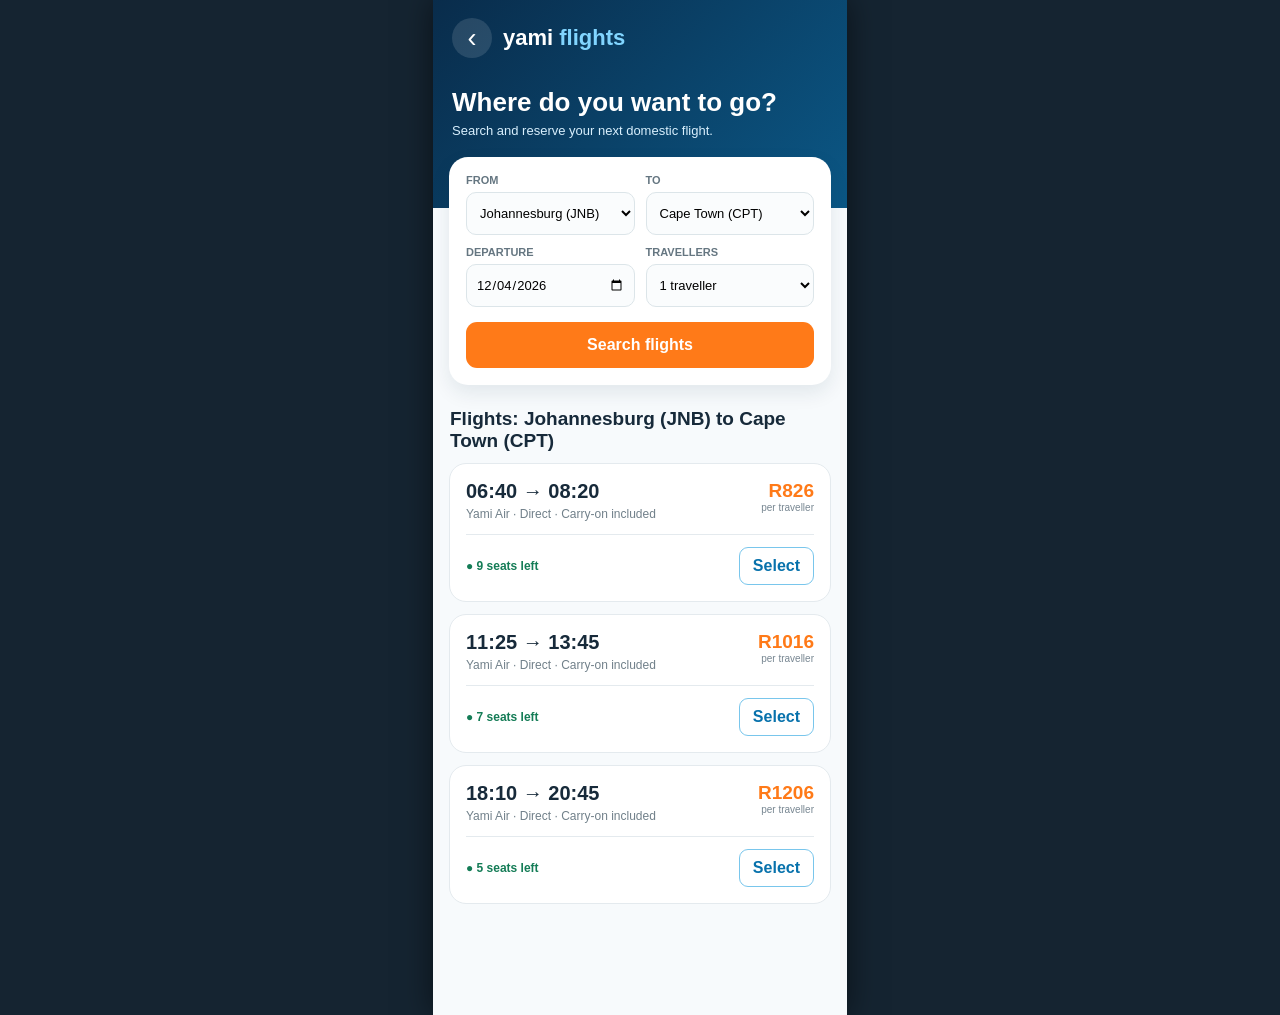
<file: flights.html>
<!doctype html><html lang="en"><head><meta charset="utf-8"><meta name="viewport" content="width=device-width,initial-scale=1,maximum-scale=1,user-scalable=no"><title>Yami Flights</title><style>:root{--navy:#092c4b;--sky:#178dcc;--orange:#ff7a18;--ink:#172a3a;--line:#e4eaee}*{box-sizing:border-box}body{margin:0;background:#152431;font-family:-apple-system,BlinkMacSystemFont,"Segoe UI",Roboto,Arial;color:var(--ink)}button,input,select{font:inherit}.app{min-height:100vh;max-width:414px;margin:auto;padding-bottom:24px;background:#f7fafc;box-shadow:0 0 30px #0008}.head{padding:18px 19px 70px;color:#fff;background:linear-gradient(135deg,var(--navy),#0b5785)}.top{display:flex;align-items:center}.back{display:grid;place-items:center;width:40px;height:40px;border:0;border-radius:50%;background:#ffffff1f;color:#fff;font-size:27px;text-decoration:none}.brand{margin-left:11px;font-size:22px;font-weight:850}.brand span{color:#81d5ff}.head h1{margin:29px 0 5px;font-size:26px}.head p{margin:0;color:#d8effd;font-size:13px}.body{padding:0 16px 75px}.search{margin-top:-51px;padding:17px;border-radius:19px;background:#fff;box-shadow:0 8px 20px #00294517}.fields{display:grid;grid-template-columns:1fr 1fr;gap:11px}.field label{display:block;margin-bottom:6px;color:#657681;font-size:11px;font-weight:800}.field select,.field input{width:100%;padding:12px 9px;border:1px solid #dce5e9;border-radius:10px;background:#fafcfd;font-size:13px}.primary{width:100%;margin-top:15px;padding:14px;border:0;border-radius:11px;background:var(--orange);color:#fff;font-weight:800}.title{margin:23px 1px 11px;font-size:19px}.flight{margin-bottom:12px;padding:16px;border:1px solid var(--line);border-radius:17px;background:#fff}.line{display:flex;justify-content:space-between;align-items:start}.time{font-size:20px;font-weight:850}.sub{margin-top:4px;color:#71808a;font-size:12px}.price{color:var(--orange);font-size:19px;font-weight:850;text-align:right}.price small{display:block;color:#788792;font-size:10px;font-weight:500}.flight-foot{display:flex;justify-content:space-between;align-items:center;margin-top:13px;padding-top:12px;border-top:1px solid var(--line)}.tag{color:#147c56;font-size:12px;font-weight:800}.choose{padding:9px 13px;border:1px solid #79c6ec;border-radius:9px;background:#fff;color:#0872ac;font-weight:800}.modal{position:fixed;z-index:4;inset:0;display:none;align-items:end;background:#001b2d88}.modal.open{display:flex}.sheet{width:100%;padding:13px 20px calc(28px + env(safe-area-inset-bottom));border-radius:24px 24px 0 0;background:#fff}.handle{width:34px;height:4px;margin:0 auto 18px;border-radius:4px;background:#d9e0e4}.sheet h2{margin:0}.summary{margin-top:15px;padding:13px;border-radius:11px;background:#f2f8fb;font-size:13px}.summary div{display:flex;justify-content:space-between;margin:7px 0}.cancel{width:100%;margin-top:9px;padding:10px;border:0;background:none;color:#697780;font-weight:700}.ticket{margin-top:16px;padding:17px;border-radius:16px;background:linear-gradient(135deg,#083051,#0b608d);color:#fff}.ticket small{color:#b8e7ff}.ticket h2{margin:7px 0}.hidden{display:none}.toast{position:fixed;z-index:9;left:50%;bottom:30px;transform:translate(-50%,20px);opacity:0;padding:11px 15px;border-radius:20px;background:#172a35;color:#fff;font-size:13px;white-space:nowrap;transition:.2s}.toast.show{opacity:1;transform:translate(-50%,0)}</style></head><body><main class="app"><header class="head"><div class="top"><a class="back" href="/tabs/home/home/">‹</a><div class="brand">yami <span>flights</span></div></div><h1>Where do you want to go?</h1><p>Search and reserve your next domestic flight.</p></header><main class="body"><section class="search"><div class="fields"><div class="field"><label>FROM</label><select id="from"><option>Johannesburg (JNB)</option><option>Cape Town (CPT)</option><option>Durban (DUR)</option></select></div><div class="field"><label>TO</label><select id="to"><option>Cape Town (CPT)</option><option>Durban (DUR)</option><option>Johannesburg (JNB)</option></select></div><div class="field"><label>DEPARTURE</label><input id="date" type="date"></div><div class="field"><label>TRAVELLERS</label><select id="travellers"><option>1 traveller</option><option>2 travellers</option><option>3 travellers</option></select></div></div><button class="primary" id="search">Search flights</button></section><h2 class="title" id="resultsTitle">Recommended flights</h2><div id="results"></div><section class="ticket hidden" id="ticket"><small>YAMI FLIGHTS · E-TICKET</small><h2 id="ticketRoute"></h2><p id="ticketInfo"></p><div style="margin-top:15px;padding-top:12px;border-top:1px dashed #ffffff8f"><b id="ref"></b><span style="float:right">Confirmed ✓</span></div></section></main></main><div class="modal" id="modal"><section class="sheet"><div class="handle"></div><h2>Review your flight</h2><p style="color:#73818b;font-size:13px">This is a demo booking. Confirming requests payment from your Yami main balance.</p><div class="summary" id="summary"></div><button class="primary" id="confirm">Confirm and pay</button><button class="cancel" id="cancel">Cancel</button></section></div><div class="toast" id="toast"></div><script>const today=new Date().toISOString().slice(0,10);date.value=today;date.min=today;let pick;const toast=(x)=>{toastEl.textContent=x;toastEl.classList.add('show');clearTimeout(window.ft);window.ft=setTimeout(()=>toastEl.classList.remove('show'),2000)};const toastEl=document.getElementById('toast');document.querySelector('.back').onclick=e=>{e.preventDefault();if(parent!==window)parent.postMessage({type:'yami:closeMiniApp'},'*');else location.assign('/tabs/home/home/')};function draw(){const a=from.value,b=to.value;resultsTitle.textContent=`Flights: ${a} to ${b}`;const base=799+Math.abs(a.length-b.length)*9;results.innerHTML=['06:40','11:25','18:10'].map((time,i)=>`<article class="flight"><div class="line"><div><div class="time">${time} → ${String((Number(time.slice(0,2))+2)%24).padStart(2,'0')}:${i?'45':'20'}</div><div class="sub">Yami Air · Direct · Carry-on included</div></div><div class="price">R${base+i*190}<small>per traveller</small></div></div><div class="flight-foot"><span class="tag">● ${9-i*2} seats left</span><button class="choose" onclick="selectFlight(${base+i*190},'${time}')">Select</button></div></article>`).join('')}function selectFlight(price,time){pick={price,time,from:from.value,to:to.value};summary.innerHTML=`<div><span>Route</span><b>${pick.from} → ${pick.to}</b></div><div><span>Departure</span><b>${date.value} · ${time}</b></div><div><span>Payment from Yami balance</span><b>R${price}</b></div>`;modal.classList.add('open')}search.onclick=draw;cancel.onclick=()=>modal.classList.remove('open');confirm.onclick=()=>{modal.classList.remove('open');ticket.classList.remove('hidden');ticketRoute.textContent=`${pick.from} → ${pick.to}`;ticketInfo.textContent=`${date.value} · ${pick.time} · ${travellers.value}`;ref.textContent=`YF-${Math.random().toString(36).slice(2,8).toUpperCase()}`;toast('Flight booked from your Yami balance')};draw();</script></body></html>
</file>
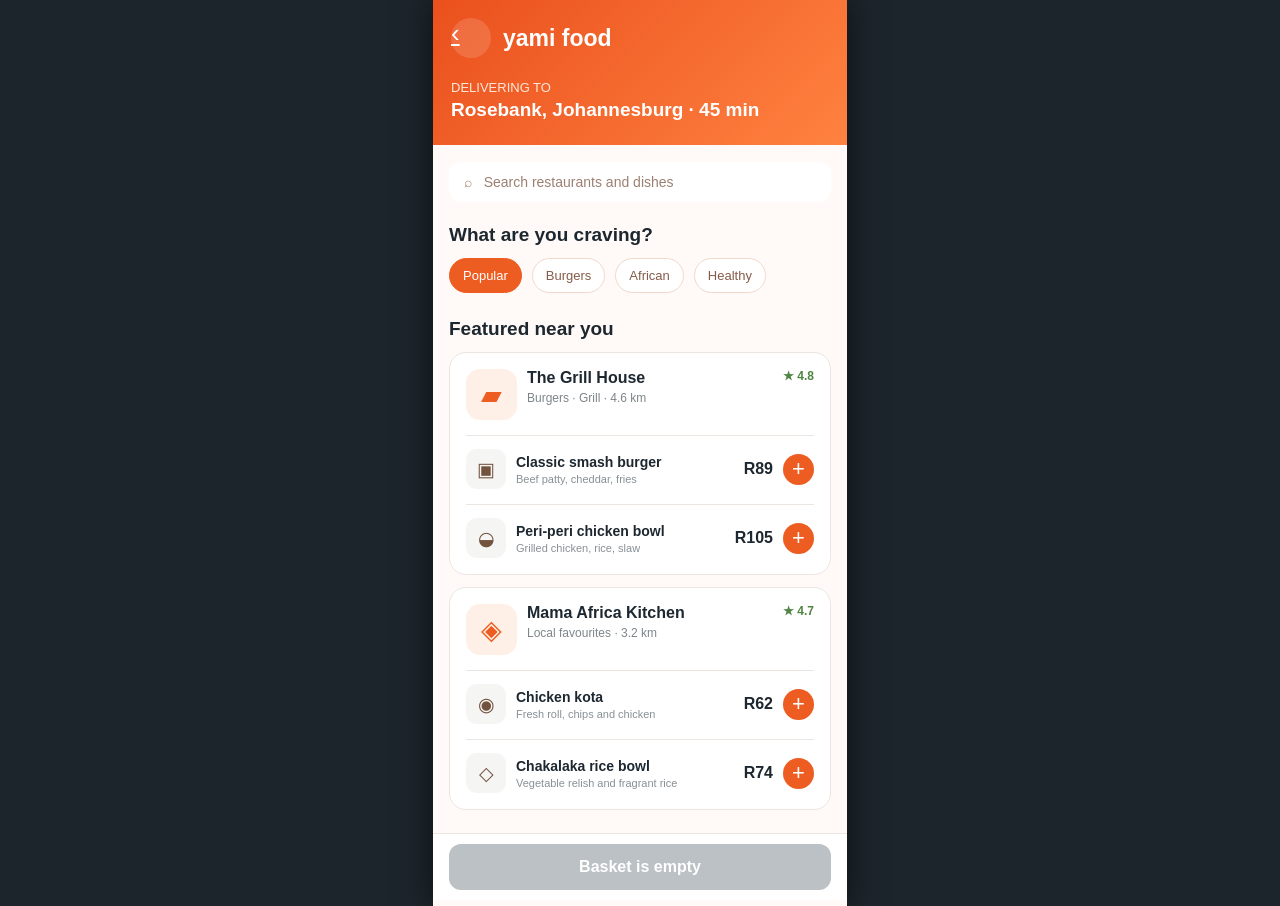
<file: food.html>
<!doctype html><html lang="en"><head><meta charset="UTF-8"><meta name="viewport" content="width=device-width,initial-scale=1,maximum-scale=1,user-scalable=no"><title>Yami Food</title><style>
:root{--orange:#ed5c21;--dark:#1d2730;--cream:#fff7f1;--line:#ece6e2}*{box-sizing:border-box}body{margin:0;background:#1c252b;font-family:-apple-system,BlinkMacSystemFont,"Segoe UI",Roboto,Arial;color:var(--dark)}button{font:inherit}.app{min-height:100vh;max-width:414px;margin:auto;padding-bottom:84px;background:#fffaf7;box-shadow:0 0 30px #0008}.head{padding:18px 18px 24px;color:#fff;background:linear-gradient(135deg,#ea501d,#ff8240)}.top{display:flex;align-items:center}.back{width:40px;height:40px;border:0;border-radius:50%;background:#ffffff24;color:#fff;font-size:26px}.logo{margin-left:12px;font-size:23px;font-weight:850}.location{margin-top:22px;font-size:13px;color:#ffe7d9}.location b{display:block;margin-top:4px;color:#fff;font-size:19px}.search{margin:17px 16px 0;padding:12px 15px;border-radius:12px;background:#fff;color:#9b8072;font-size:14px}.body{padding:0 16px}.title{margin:22px 0 12px;font-size:19px}.cats{display:flex;gap:10px;overflow:auto;padding-bottom:3px}.cat{flex:0 0 auto;padding:9px 13px;border:1px solid #f2d8ca;border-radius:20px;background:#fff;color:#855c4a;font-size:13px}.cat.active{border-color:var(--orange);background:var(--orange);color:#fff}.restaurant{padding:16px;margin-bottom:12px;border:1px solid var(--line);border-radius:17px;background:#fff}.rest-top{display:flex;justify-content:space-between;gap:10px}.rest-icon{display:grid;place-items:center;width:51px;height:51px;border-radius:14px;background:#fff0e7;color:var(--orange);font-size:27px}.rest-info{flex:1}.rest-info h3{margin:0;font-size:16px}.rest-info p{margin:4px 0 0;color:#7d8589;font-size:12px}.rating{font-size:12px;color:#508442;font-weight:800}.item{display:flex;align-items:center;gap:10px;margin-top:15px;padding-top:13px;border-top:1px solid var(--line)}.item-icon{display:grid;place-items:center;width:40px;height:40px;border-radius:11px;background:#f5f5f4;color:#73523e;font-size:19px}.item-info{flex:1}.item-info b{font-size:14px}.item-info small{display:block;margin-top:2px;color:#889095;font-size:11px}.add{width:31px;height:31px;border:0;border-radius:50%;background:var(--orange);color:#fff;font-size:22px}.cart{position:fixed;z-index:3;bottom:0;left:50%;width:min(414px,100%);transform:translateX(-50%);padding:10px 16px calc(10px + env(safe-area-inset-bottom));background:#fff;border-top:1px solid var(--line)}.checkout{width:100%;padding:14px;border:0;border-radius:12px;background:var(--dark);color:#fff;font-weight:800}.checkout:disabled{background:#bbc1c4}.modal{position:fixed;z-index:5;inset:0;display:none;align-items:end;background:#202d3480}.modal.open{display:flex}.sheet{width:100%;padding:14px 20px calc(28px + env(safe-area-inset-bottom));border-radius:24px 24px 0 0;background:#fff}.handle{width:34px;height:4px;margin:0 auto 16px;border-radius:4px;background:#dadddf}.sheet h2{margin:0}.cartline{display:flex;justify-content:space-between;margin-top:14px;font-size:14px}.total{margin-top:17px;padding-top:14px;border-top:1px solid var(--line);font-size:17px;font-weight:800}.place{width:100%;margin-top:17px;padding:14px;border:0;border-radius:12px;background:var(--orange);color:#fff;font-weight:800}.track{margin-top:15px;padding:15px;border-radius:14px;background:var(--cream);color:#7f4c32;font-size:13px;line-height:1.5}.hidden{display:none}.toast{position:fixed;z-index:8;left:50%;bottom:85px;transform:translate(-50%,20px);opacity:0;padding:11px 15px;border-radius:20px;background:#1e2930;color:#fff;font-size:13px;white-space:nowrap;transition:.2s}.toast.show{transform:translate(-50%,0);opacity:1}
</style></head><body><main class="app"><header class="head"><div class="top"><a href="/tabs/home/home/" class="back">‹</a><div class="logo">yami food</div></div><div class="location">DELIVERING TO<b>Rosebank, Johannesburg · 45 min</b></div></header><div class="search">⌕ &nbsp; Search restaurants and dishes</div><main class="body"><h2 class="title">What are you craving?</h2><div class="cats"><button class="cat active">Popular</button><button class="cat">Burgers</button><button class="cat">African</button><button class="cat">Healthy</button></div><h2 class="title">Featured near you</h2><section class="restaurant"><div class="rest-top"><div class="rest-icon">▰</div><div class="rest-info"><h3>The Grill House</h3><p>Burgers · Grill · 4.6 km</p></div><div class="rating">★ 4.8</div></div><div class="item"><div class="item-icon">▣</div><div class="item-info"><b>Classic smash burger</b><small>Beef patty, cheddar, fries</small></div><b>R89</b><button class="add" onclick="add('Classic smash burger',89)">+</button></div><div class="item"><div class="item-icon">◒</div><div class="item-info"><b>Peri-peri chicken bowl</b><small>Grilled chicken, rice, slaw</small></div><b>R105</b><button class="add" onclick="add('Peri-peri chicken bowl',105)">+</button></div></section><section class="restaurant"><div class="rest-top"><div class="rest-icon">◈</div><div class="rest-info"><h3>Mama Africa Kitchen</h3><p>Local favourites · 3.2 km</p></div><div class="rating">★ 4.7</div></div><div class="item"><div class="item-icon">◉</div><div class="item-info"><b>Chicken kota</b><small>Fresh roll, chips and chicken</small></div><b>R62</b><button class="add" onclick="add('Chicken kota',62)">+</button></div><div class="item"><div class="item-icon">◇</div><div class="item-info"><b>Chakalaka rice bowl</b><small>Vegetable relish and fragrant rice</small></div><b>R74</b><button class="add" onclick="add('Chakalaka rice bowl',74)">+</button></div></section><div class="track hidden" id="track"><b>Order accepted ✓</b><br>Your food is being prepared. A rider will be assigned shortly.</div></main></main><footer class="cart"><button class="checkout" id="checkout" disabled>Basket is empty</button></footer><div class="modal" id="modal"><section class="sheet"><div class="handle"></div><h2>Review your order</h2><div id="cartLines"></div><div class="cartline total"><span>Total</span><span id="total"></span></div><button class="place" id="place">Place demo order</button><button class="cat" id="cancel" style="width:100%;margin-top:10px">Continue browsing</button></section></div><div class="toast" id="toast"></div><script>
document.querySelector('.back').onclick=(event)=>{event.preventDefault();if(window.parent!==window){window.parent.postMessage({type:'yami:closeMiniApp'},'*')}else{window.location.assign('/tabs/home/home/')}};const basket=[];const toast=(x)=>{toastEl.textContent=x;toastEl.classList.add('show');clearTimeout(window.fd);window.fd=setTimeout(()=>toastEl.classList.remove('show'),1900)};const toastEl=document.getElementById('toast');function add(name,price){const item=basket.find(x=>x.name===name);item?item.qty++:basket.push({name,price,qty:1});update();toast(`${name} added to basket`)}function totalValue(){return basket.reduce((n,x)=>n+x.price*x.qty,0)}function update(){checkout.disabled=!basket.length;checkout.textContent=basket.length?`${basket.reduce((n,x)=>n+x.qty,0)} item${basket.length>1?'s':''} · View basket · R${totalValue()}`:'Basket is empty'}checkout.onclick=()=>{if(!basket.length)return;cartLines.innerHTML=basket.map(x=>`<div class="cartline"><span>${x.qty} × ${x.name}</span><b>R${x.qty*x.price}</b></div>`).join('');total.textContent=`R${totalValue()}`;modal.classList.add('open')};cancel.onclick=()=>modal.classList.remove('open');place.onclick=()=>{modal.classList.remove('open');basket.splice(0);update();track.classList.remove('hidden');toast('Order placed successfully')};document.querySelectorAll('.cat').forEach(c=>c.onclick=()=>{document.querySelectorAll('.cat').forEach(x=>x.classList.remove('active'));c.classList.add('active');toast(`${c.textContent} options selected`)});
</script></body></html>
</file>
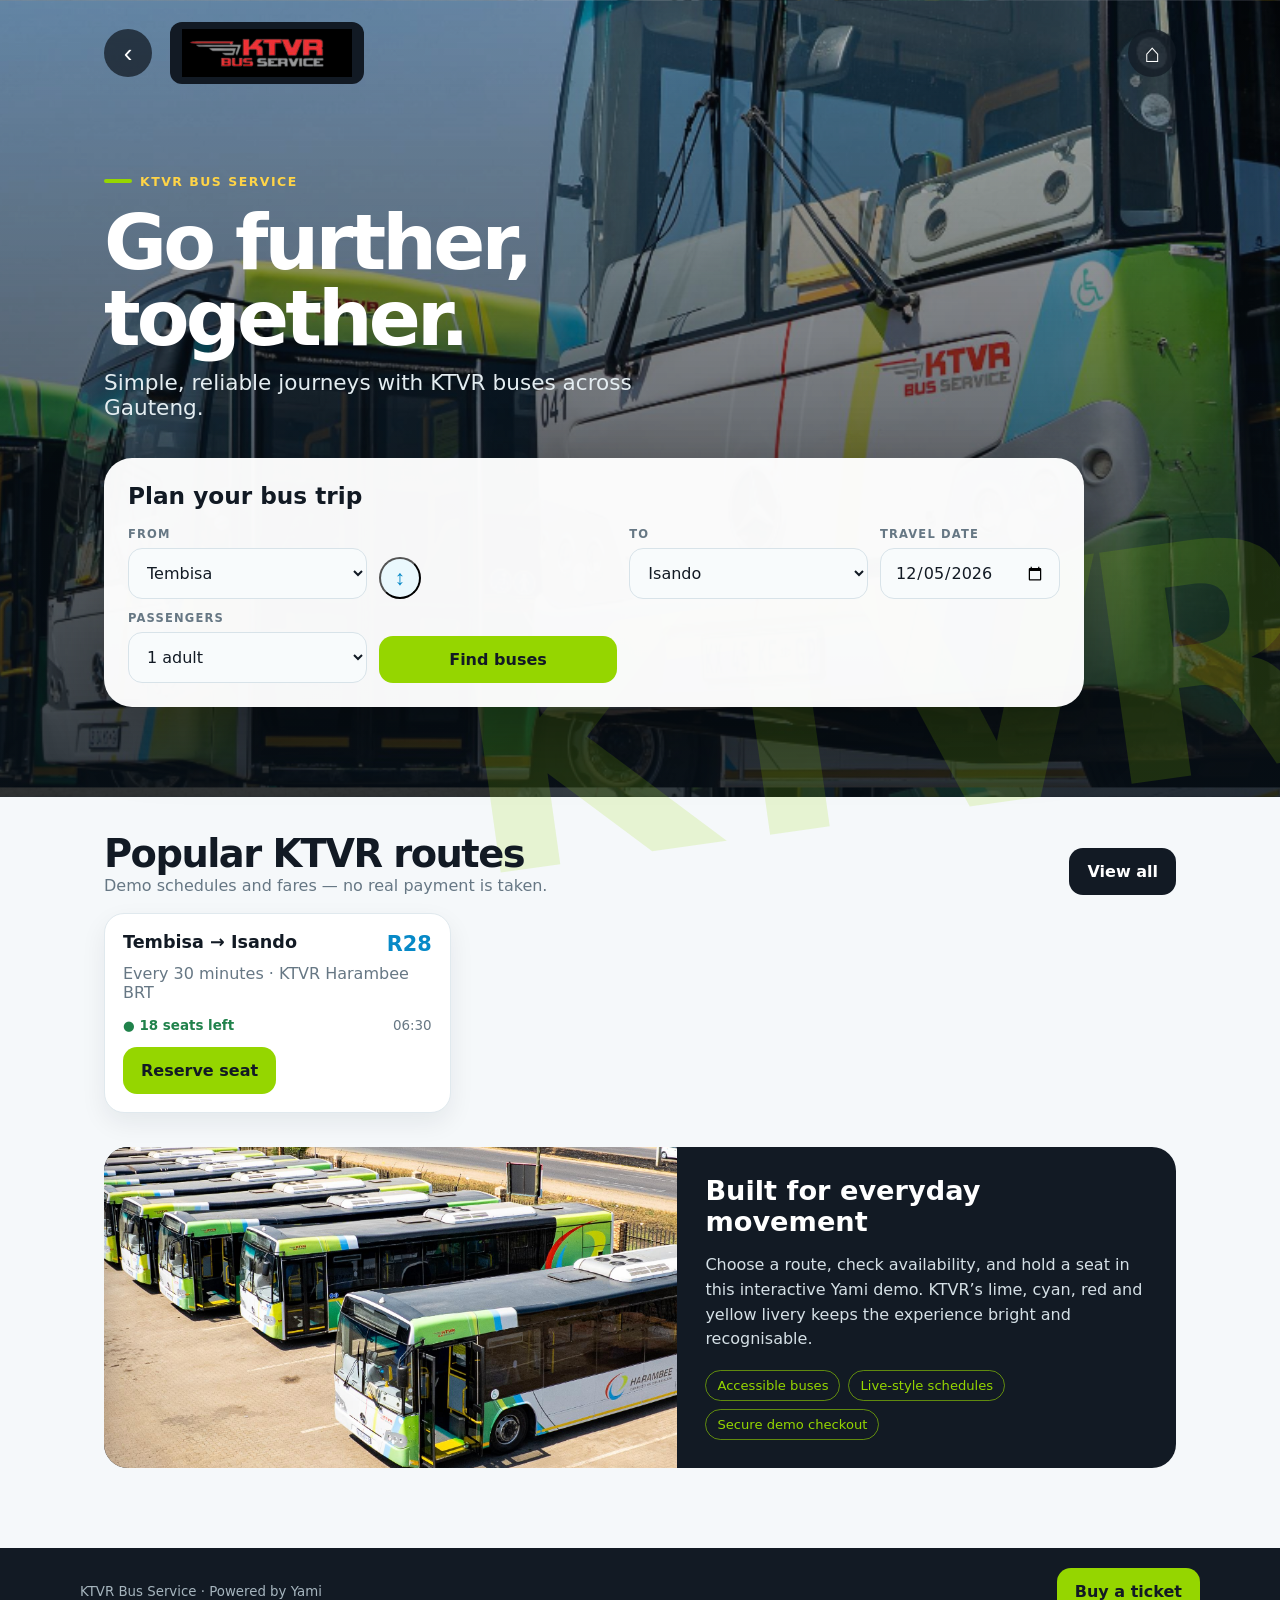
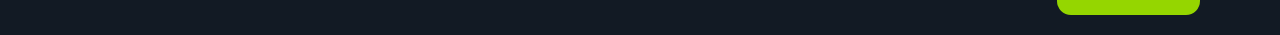
<file: ktvr.html>
<!doctype html>
<html lang="en">
<head>
<meta charset="utf-8">
<meta name="viewport" content="width=device-width, initial-scale=1, viewport-fit=cover">
<title>KTVR Bus Service | Yami</title>
<style>
:root{--ink:#121a24;--ink2:#1b2937;--lime:#95d600;--cyan:#31b6e8;--red:#df2f2f;--yellow:#ffd447;--paper:#f5f8fa;--muted:#667784}
*{box-sizing:border-box}html{scroll-behavior:smooth}body{margin:0;background:var(--paper);color:var(--ink);font-family:Inter,ui-sans-serif,system-ui,-apple-system,"Segoe UI",sans-serif}.app{min-height:100vh;overflow:hidden}
.hero{position:relative;min-height:570px;color:#fff;background:linear-gradient(180deg,rgba(8,17,25,.28),rgba(8,17,25,.82)),url('assets/ktvr-buses-hero.png') center/cover}.hero:after{content:"KTVR";position:absolute;right:-30px;bottom:-70px;font-weight:900;font-size:clamp(9rem,28vw,20rem);line-height:1;color:rgba(149,214,0,.16);letter-spacing:-.08em;transform:rotate(-8deg);pointer-events:none;animation:drift 9s ease-in-out infinite alternate}@keyframes drift{to{transform:translate(-22px,-15px) rotate(-5deg)}}
.topbar,.hero-inner,.content{position:relative;z-index:1;max-width:1120px;margin:0 auto}.topbar{display:flex;align-items:center;gap:18px;padding:22px 24px}.round{border:0;border-radius:999px;width:48px;height:48px;background:rgba(18,26,36,.74);color:#fff;font-size:26px;cursor:pointer}.logo{height:62px;width:auto;max-width:230px;object-fit:contain;background:var(--ink);padding:7px 12px;border-radius:12px;mix-blend-mode:normal}.top-actions{margin-left:auto;display:flex;gap:10px}.hero-inner{padding:62px 24px 90px}.eyebrow{display:inline-flex;align-items:center;gap:8px;color:var(--yellow);font-weight:800;letter-spacing:.12em;text-transform:uppercase;font-size:.78rem}.eyebrow:before{content:"";width:28px;height:4px;background:var(--lime);border-radius:9px}.hero h1{font-size:clamp(2.3rem,6vw,5rem);line-height:1;margin:16px 0 12px;max-width:700px;letter-spacing:-.05em}.hero p{font-size:clamp(1rem,2vw,1.35rem);color:#e4edf1;max-width:580px;margin:0}.booking{margin-top:38px;background:rgba(255,255,255,.97);color:var(--ink);border-radius:28px;padding:24px;box-shadow:0 24px 70px rgba(0,0,0,.3);max-width:980px}.booking h2{margin:0 0 18px;font-size:1.45rem}.fields{display:grid;grid-template-columns:1fr 1fr 1fr auto;gap:12px;align-items:end}.field label{display:block;font-size:.72rem;font-weight:800;color:var(--muted);letter-spacing:.1em;text-transform:uppercase;margin:0 0 7px}.field input,.field select{width:100%;border:1px solid #d8e3e9;border-radius:14px;padding:14px;background:#f8fbfc;color:var(--ink);font:inherit}.btn{border:0;border-radius:14px;padding:14px 18px;font:inherit;font-weight:800;cursor:pointer;transition:transform .2s,filter .2s}.btn:hover{transform:translateY(-2px);filter:brightness(1.05)}.btn-primary{background:var(--lime);color:var(--ink)}.btn-dark{background:var(--ink);color:#fff}.swap{align-self:end;width:42px;height:42px;padding:0;border-radius:50%;background:#eaf8fd;color:#0789c7;font-size:21px}.content{padding:34px 24px 80px}.section-head{display:flex;justify-content:space-between;align-items:end;gap:15px;margin:0 0 18px}.section-head h2{font-size:clamp(1.6rem,3vw,2.4rem);margin:0;letter-spacing:-.04em}.section-head p{margin:0;color:var(--muted)}.routes{display:grid;grid-template-columns:repeat(3,1fr);gap:16px}.route{background:#fff;border:1px solid #e0e9ee;border-radius:20px;padding:18px;box-shadow:0 10px 26px rgba(18,26,36,.07)}.route-top{display:flex;justify-content:space-between;gap:12px}.route h3{margin:0;font-size:1.1rem}.fare{color:#0789c7;font-size:1.3rem;font-weight:900}.route p{color:var(--muted);margin:8px 0 16px}.meta{display:flex;justify-content:space-between;align-items:center;font-size:.84rem;color:var(--muted);margin-bottom:14px}.status{color:#20824b;font-weight:800}.feature{margin-top:34px;border-radius:24px;overflow:hidden;background:var(--ink);color:#fff;display:grid;grid-template-columns:1.15fr 1fr}.feature img{width:100%;height:100%;min-height:250px;object-fit:cover}.feature-copy{padding:28px}.feature-copy h2{margin:0 0 10px;font-size:1.7rem}.feature-copy p{color:#d5e0e6;line-height:1.55}.chips{display:flex;flex-wrap:wrap;gap:8px;margin-top:18px}.chip{border:1px solid rgba(149,214,0,.6);color:var(--lime);border-radius:999px;padding:7px 11px;font-size:.82rem}.bottom{background:var(--ink);color:#dce6eb;padding:20px 24px}.bottom-inner{max-width:1120px;margin:0 auto;display:flex;justify-content:space-between;align-items:center;gap:15px}.bottom small{color:#a6b5be}.toast{position:fixed;left:50%;bottom:24px;transform:translate(-50%,20px);opacity:0;pointer-events:none;background:var(--ink);color:#fff;padding:13px 18px;border-radius:999px;box-shadow:0 12px 28px rgba(0,0,0,.3);transition:.25s;z-index:20}.toast.show{opacity:1;transform:translate(-50%,0)}.modal-backdrop{position:fixed;inset:0;background:rgba(4,10,15,.62);display:none;align-items:center;justify-content:center;padding:20px;z-index:10}.modal-backdrop.open{display:flex}.modal{background:#fff;border-radius:24px;max-width:480px;width:100%;padding:24px}.modal h2{margin-top:0}.modal .field{margin:12px 0}.modal-actions{display:flex;justify-content:flex-end;gap:10px;margin-top:18px}
@media(max-width:780px){.hero{min-height:680px}.hero-inner{padding-top:40px}.fields{grid-template-columns:1fr 1fr}.fields .swap{grid-column:1/-1;justify-self:center;transform:rotate(90deg)}.fields .btn{grid-column:1/-1}.routes{grid-template-columns:1fr}.feature{grid-template-columns:1fr}.feature img{min-height:190px;max-height:240px}.bottom-inner{align-items:flex-start;flex-direction:column}.logo{height:52px;max-width:190px}}
</style>
</head>
<body>
<div class="app">
  <section class="hero" id="top">
    <header class="topbar">
      <button class="round" id="backBtn" aria-label="Back">‹</button>
      <img class="logo" src="assets/ktvr-logo.png" alt="KTVR Bus Service">
      <div class="top-actions"><button class="round" id="homeBtn" aria-label="Yami home">⌂</button></div>
    </header>
    <div class="hero-inner">
      <div class="eyebrow">KTVR Bus Service</div>
      <h1>Go further, together.</h1>
      <p>Simple, reliable journeys with KTVR buses across Gauteng.</p>
      <form class="booking" id="bookingForm">
        <h2>Plan your bus trip</h2>
        <div class="fields">
          <div class="field"><label for="from">From</label><select id="from"><option>Tembisa</option><option>Vosloorus</option><option>Kempton Park</option><option>Germiston</option><option>Isando</option><option>Boksburg</option><option>OR Tambo</option></select></div>
          <button class="swap" type="button" id="swapBtn" aria-label="Swap locations">↕</button>
          <div class="field"><label for="to">To</label><select id="to"><option>Isando</option><option>OR Tambo</option><option>Boksburg</option><option>Germiston</option><option>Tembisa</option><option>Vosloorus</option><option>Kempton Park</option></select></div>
          <div class="field"><label for="date">Travel date</label><input id="date" type="date"></div>
          <div class="field"><label for="passengers">Passengers</label><select id="passengers"><option>1 adult</option><option>2 adults</option><option>3 adults</option><option>Family (4)</option></select></div>
          <button class="btn btn-primary" type="submit">Find buses</button>
        </div>
      </form>
    </div>
  </section>
  <main class="content">
    <div class="section-head"><div><h2 id="resultsTitle">Popular KTVR routes</h2><p>Demo schedules and fares — no real payment is taken.</p></div><button class="btn btn-dark" id="viewAllBtn">View all</button></div>
    <div class="routes" id="routes">
      <article class="route"><div class="route-top"><h3>Tembisa → Isando</h3><span class="fare">R28</span></div><p>Every 30 minutes · KTVR Harambee BRT</p><div class="meta"><span class="status">● 18 seats left</span><span>06:30</span></div><button class="btn btn-primary reserve" data-route="Tembisa to Isando · 06:30">Reserve seat</button></article>
    </div>
    <section class="feature"><img src="assets/ktvr-depot.png" alt="KTVR buses at the depot"><div class="feature-copy"><h2>Built for everyday movement</h2><p>Choose a route, check availability, and hold a seat in this interactive Yami demo. KTVR’s lime, cyan, red and yellow livery keeps the experience bright and recognisable.</p><div class="chips"><span class="chip">Accessible buses</span><span class="chip">Live-style schedules</span><span class="chip">Secure demo checkout</span></div></div></section>
  </main>
  <footer class="bottom"><div class="bottom-inner"><small>KTVR Bus Service · Powered by Yami</small><button class="btn btn-primary" id="buyBtn">Buy a ticket</button></div></footer>
</div>
<div class="toast" id="toast" role="status"></div>
<div class="modal-backdrop" id="modalBackdrop"><div class="modal"><h2>Buy your KTVR ticket</h2><p id="modalRoute">Choose a route to continue.</p><div class="field"><label for="name">Passenger name</label><input id="name" type="text" placeholder="e.g. Thando Mokoena"></div><div class="field"><label for="phone">Mobile number</label><input id="phone" type="tel" placeholder=" e.g. 082 123 4567"></div><div class="modal-actions"><button class="btn btn-dark" id="cancelBtn">Cancel</button><button class="btn btn-primary" id="confirmBtn">Confirm demo booking</button></div></div></div>
<script>
const $=s=>document.querySelector(s);const toast=(m)=>{const t=$('#toast');t.textContent=m;t.classList.add('show');setTimeout(()=>t.classList.remove('show'),2600)};
const goHome=()=>{
  if(window.parent!==window) window.parent.postMessage({type:'yami:closeMiniApp'},'*');
  else window.location.href='/';
};
$('#backBtn').onclick=goHome; $('#homeBtn').onclick=goHome;
$('#swapBtn').onclick=()=>{const a=$('#from').value;$('#from').value=$('#to').value;$('#to').value=a;toast('Route swapped')};

const renderRoutes = (from, to) => {
  let html = '';
  const baseFare = Math.floor(Math.random() * 15) + 18;
  for(let i=0; i<3; i++) {
    const time = `0${6+i+Math.floor(Math.random()*3)}:${Math.floor(Math.random()*60).toString().padStart(2,'0')}`;
    const seatsTotal = 65;
    const seatsLeft = Math.floor(Math.random() * 40);
    const filled = Math.round((seatsLeft / seatsTotal) * 10);
    const dots = '●'.repeat(filled) + '○'.repeat(10 - filled);
    html += `<article class="route">
      <div class="route-top"><h3>${from} → ${to}</h3><span class="fare">R${baseFare + i*2}</span></div>
      <p>KTVR Harambee BRT · ${time > '12:00' ? 'Afternoon' : 'Morning'} Service</p>
      <div class="meta" style="flex-direction:column; align-items:flex-start; gap:6px;">
        <div style="display:flex; justify-content:space-between; width:100%;">
          <span class="status" style="color:${seatsLeft < 10 ? 'var(--red)' : '#20824b'}">🚌 ${seatsLeft} seats left</span>
          <span>${time}</span>
        </div>
        <div style="font-size:11px; letter-spacing:2px; color:var(--lime); background:var(--ink); padding:4px 8px; border-radius:6px; display:inline-block">${dots}</div>
      </div>
      <button class="btn btn-primary reserve" data-route="${from} to ${to} · ${time}" style="width:100%; margin-top:12px">Reserve seat</button>
    </article>`;
  }
  $('#routes').innerHTML = html;
  document.querySelectorAll('.reserve').forEach(b=>b.onclick=()=>openModal(b.dataset.route));
};

$('#bookingForm').onsubmit=e=>{
  e.preventDefault();
  const f = $('#from').value;
  const t = $('#to').value;
  $('#resultsTitle').textContent=`Buses from ${f} to ${t}`;
  renderRoutes(f, t);
  document.querySelector('#routes').scrollIntoView({behavior:'smooth',block:'start'});
  toast('Showing available KTVR buses')
};

$('#viewAllBtn').onclick=()=>{$('#bookingForm').scrollIntoView({behavior:'smooth',block:'center'});toast('Choose your route above')};
const backdrop=$('#modalBackdrop');const openModal=(route)=>{if(route)$('#modalRoute').textContent=route;backdrop.classList.add('open');$('#name').focus()};document.querySelectorAll('.reserve').forEach(b=>b.onclick=()=>openModal(b.dataset.route));$('#buyBtn').onclick=()=>openModal();$('#cancelBtn').onclick=()=>backdrop.classList.remove('open');backdrop.onclick=e=>{if(e.target===backdrop)backdrop.classList.remove('open')};
$('#confirmBtn').onclick=()=>{if(!$('#name').value.trim()||!$('#phone').value.trim()){toast('Please enter your name and mobile number');return}backdrop.classList.remove('open');toast('Demo booking confirmed — no money was charged')};
const d=new Date();d.setDate(d.getDate()+1);$('#date').value=d.toISOString().slice(0,10);
</script>
</body>
</html>
</file>
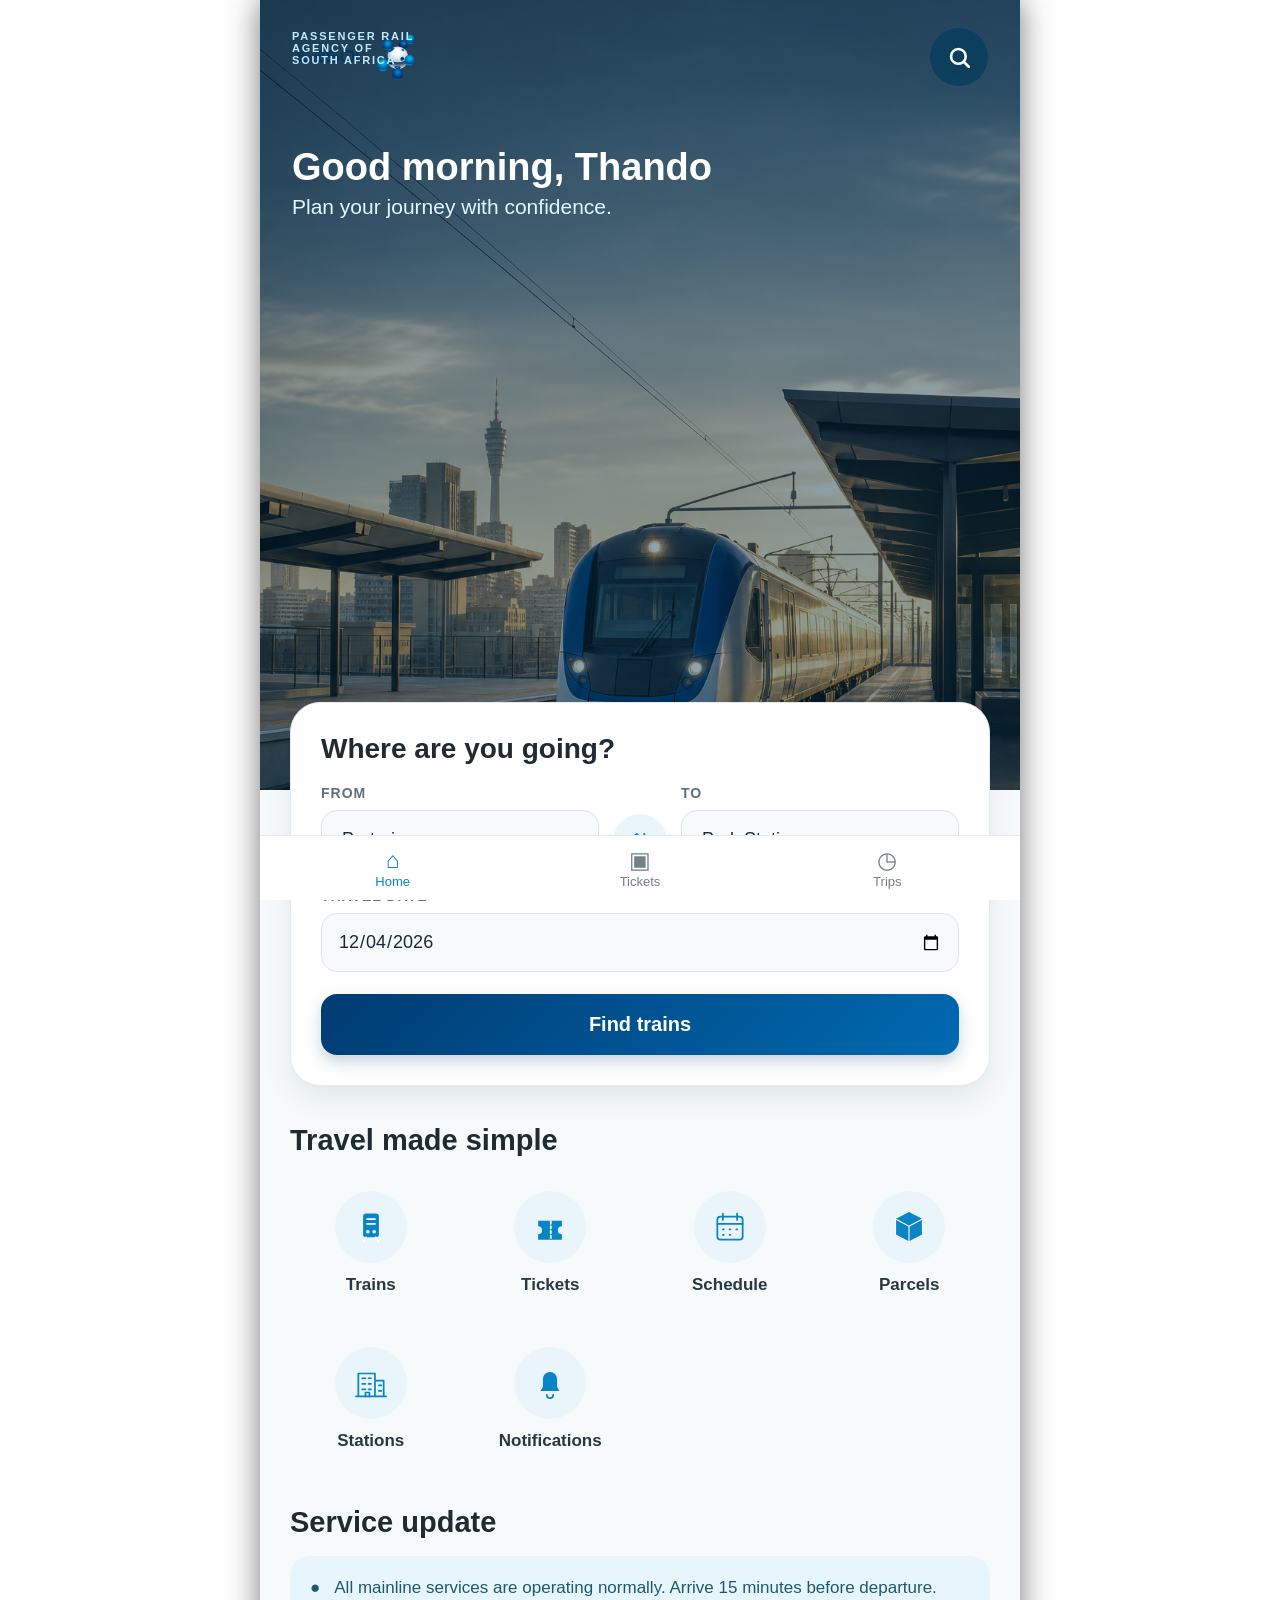
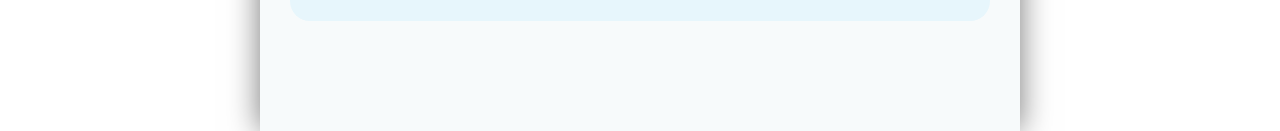
<file: prasa.html>
<!doctype html>
<html lang="en">
<head>
  <meta charset="UTF-8"><meta name="viewport" content="width=device-width,initial-scale=1,maximum-scale=1,user-scalable=no">
  <title>PRASA Trains | Yami</title>
  <style>
    :root{--blue:#0785c5;--cyan:#12aee2;--ink:#202a31;--muted:#6f7c85;--pale:#e9f5fb;--line:#e4ebef;--green:#157647}*{box-sizing:border-box}body{margin:0;background:#15212a;font-family:-apple-system,BlinkMacSystemFont,"Segoe UI",Roboto,Arial,sans-serif;color:var(--ink)}button,input,select{font:inherit}.phone{position:relative;margin:auto;max-width:760px;min-height:100vh;background:#f7fafb;overflow:hidden;box-shadow:0 0 30px #0008}.hero{height:790px;padding:28px 32px;color:#fff;background:linear-gradient(#002f4c70,#002f4c70),url("assets/prasa-train-hero.png") center center/cover no-repeat}.bar{display:flex;align-items:center;justify-content:space-between}.round{height:58px;width:58px;border:0;border-radius:50%;display:grid;place-items:center;background:#073c5dcc;color:#fff;cursor:pointer}.round svg{width:27px;height:27px}.brand{font-size:32px;font-weight:800;letter-spacing:-1px}.brand small{display:block;color:#bdeaff;font-size:11px;letter-spacing:1.8px}.hero h1{margin:62px 0 7px;font-size:38px;line-height:1.05}.hero p{margin:0;color:#e3f6ff;font-size:21px}.content{padding:0 30px 110px}.welcome-card,.form-card,.ticket,.trip-card{background:#fff;border:1px solid var(--line);border-radius:30px;box-shadow:0 12px 28px #0a3d5518}.welcome-card{margin-top:-88px;padding:30px;position:relative}.welcome-card>strong{font-size:28px}.section-row{display:flex;justify-content:space-between;align-items:center;margin:38px 0 17px}.section-row h2{margin:0;font-size:29px}.link{border:0;background:none;color:var(--blue);font-weight:700;cursor:pointer}.route{display:grid;grid-template-columns:1fr 54px 1fr;gap:14px;align-items:end}.field label{display:block;margin:0 0 9px;color:#60717c;font-size:14px;font-weight:800;letter-spacing:1px}.field select,.field input{width:100%;padding:17px 16px;border:1px solid #d9e4ea;border-radius:16px;background:#f7fafb;color:#172b36;font-size:18px}.swap{height:54px;border:0;border-radius:50%;background:var(--pale);color:var(--blue);cursor:pointer;display:grid;place-items:center}.swap svg{width:23px;height:23px}.date-line{display:flex;gap:10px;margin-top:20px}.date-line .field{flex:1}.primary{width:100%;margin-top:22px;padding:19px;border:0;border-radius:16px;background:var(--blue);color:#fff;font-size:20px;font-weight:800;cursor:pointer}.secondary{padding:10px 12px;border:1px solid #b7ddec;border-radius:10px;background:#fff;color:var(--blue);font-weight:750;cursor:pointer}.quick-grid{display:grid;grid-template-columns:repeat(4,1fr);gap:18px}.quick{min-height:132px;padding:17px 7px;border:0;border-radius:18px;background:transparent;color:#263943;cursor:pointer}.quick .symbol{display:grid;place-items:center;width:72px;height:72px;margin:auto auto 12px;border-radius:50%;background:var(--pale);color:var(--blue)}.quick .symbol svg{width:38px;height:38px;stroke:currentColor;fill:none;stroke-width:2.2;stroke-linecap:round;stroke-linejoin:round}.quick span{display:block;font-size:17px;font-weight:750}.notice{display:flex;gap:14px;padding:20px;border-radius:20px;background:#e7f6fc;color:#1f586e;font-size:17px;line-height:1.45}.bottom{position:fixed;z-index:3;bottom:0;left:50%;width:min(760px,100%);transform:translateX(-50%);display:flex;padding:10px 9px calc(10px + env(safe-area-inset-bottom));border-top:1px solid var(--line);background:#fff}.nav{flex:1;border:0;background:none;color:#71818a;font-size:13px;cursor:pointer}.nav b{display:block;font-size:23px;font-weight:400}.nav.active{color:var(--blue)}.screen{display:none}.screen.active{display:block}.page-head{display:flex;align-items:center;gap:13px;padding:24px 24px 0;background:#f7fafb}.back{width:46px;height:46px;border:0;border-radius:50%;background:#fff;color:var(--blue);font-size:23px;box-shadow:0 2px 8px #0001;cursor:pointer}.page-head h1{margin:0;font-size:25px}.page-body{padding:22px 24px 100px}.form-card{padding:22px}.results-meta{margin:20px 2px 10px;color:var(--muted);font-size:14px}.ticket{margin-bottom:14px;padding:19px}.ticket-top{display:flex;justify-content:space-between;gap:12px}.time{font-size:22px;font-weight:800}.route-name{margin-top:5px;color:var(--muted);font-size:13px}.fare{color:var(--blue);font-size:21px;font-weight:800;text-align:right}.fare small{display:block;color:var(--muted);font-size:11px;font-weight:500}.ticket-bottom{display:flex;align-items:center;justify-content:space-between;margin-top:13px;padding-top:12px;border-top:1px solid var(--line)}.status{color:var(--green);font-size:13px;font-weight:700}.trip-card{padding:19px;margin-bottom:14px}.trip-code{color:var(--blue);font-weight:800;letter-spacing:.6px}.trip-card h3{margin:8px 0 4px;font-size:18px}.trip-card p{margin:0;color:var(--muted);font-size:14px}.empty{padding:45px 14px;text-align:center;color:var(--muted)}.empty b{display:block;margin-bottom:7px;color:var(--ink);font-size:18px}.modal{position:fixed;z-index:6;inset:0;display:none;align-items:end;background:#00192788}.modal.open{display:flex}.sheet{width:min(760px,100%);margin:auto;padding:12px 24px calc(26px + env(safe-area-inset-bottom));border-radius:24px 24px 0 0;background:#fff}.handle{width:34px;height:4px;margin:0 auto 19px;border-radius:3px;background:#d7e0e4}.sheet h2{margin:0 0 8px;font-size:23px}.sheet p{color:var(--muted);line-height:1.4}.summary{margin:16px 0;padding:13px;border-radius:12px;background:#f3f9fc}.summary div{display:flex;justify-content:space-between;margin:6px 0;font-size:13px}.toast{position:fixed;z-index:9;left:50%;bottom:85px;transform:translate(-50%,25px);opacity:0;padding:11px 16px;border-radius:22px;background:#172c38;color:#fff;font-size:13px;transition:.2s;white-space:nowrap}.toast.show{opacity:1;transform:translate(-50%,0)}@media(max-width:520px){.phone{max-width:414px}.hero{height:620px;padding:20px}.round{width:48px;height:48px}.brand{font-size:23px}.brand small{font-size:8px}.hero h1{margin-top:42px;font-size:29px}.hero p{font-size:16px}.content{padding:0 16px 92px}.welcome-card{margin-top:-55px;padding:20px;border-radius:23px}.welcome-card>strong{font-size:21px}.route{grid-template-columns:1fr 38px 1fr;gap:7px}.swap{height:38px}.field select,.field input{padding:13px 10px;font-size:14px}.field label{font-size:11px}.primary{padding:15px;font-size:16px}.section-row{margin:27px 2px 12px}.section-row h2{font-size:21px}.quick-grid{grid-template-columns:repeat(3,1fr);gap:6px}.quick{min-height:110px;padding:10px 2px}.quick .symbol{width:54px;height:54px}.quick .symbol svg{width:29px;height:29px}.quick span{font-size:13px}.notice{font-size:13px;padding:15px}}
    .swap svg{fill:none;stroke:currentColor;stroke-width:2;stroke-linecap:round;stroke-linejoin:round}
.internal-back{width:46px;height:46px;border:0;border-radius:50%;display:grid;place-items:center;background:#17394d;color:#fff;box-shadow:0 5px 14px #102d3d33;cursor:pointer;flex:0 0 auto}.internal-back svg{width:25px;height:25px;fill:none;stroke:currentColor;stroke-width:2.5;stroke-linecap:round;stroke-linejoin:round}
</style>
</head>
<body><main class="phone">
  <section class="screen active" id="home"><header class="hero"><div class="bar"><a class="round mini-back" href="/tabs/home/home/" aria-label="Back to Yami"><svg viewBox="0 0 24 24" aria-hidden="true"><path d="m15 18-6-6 6-6" fill="none" stroke="currentColor" stroke-width="2.5" stroke-linecap="round" stroke-linejoin="round"/></svg></a><div class="brand">prasa<small>PASSENGER RAIL AGENCY OF SOUTH AFRICA</small></div><button class="round" id="alerts" aria-label="Search and alerts"><svg viewBox="0 0 24 24" aria-hidden="true"><circle cx="11" cy="11" r="6.5" fill="none" stroke="currentColor" stroke-width="2.3"/><path d="m16 16 4.2 4.2" fill="none" stroke="currentColor" stroke-width="2.3" stroke-linecap="round"/></svg></button></div><h1>Good morning, Thando</h1><p>Plan your journey with confidence.</p></header><div class="content"><section class="welcome-card"><strong>Where are you going?</strong><div class="route" style="margin-top:20px"><div class="field"><label>FROM</label><select id="homeFrom"></select></div><button class="swap" id="homeSwap" aria-label="Swap stations"><svg viewBox="0 0 24 24" aria-hidden="true"><path d="M8 4v16m0-16-3 3m3-3 3 3M16 20V4m0 16-3-3m3 3 3-3"/></svg></button><div class="field"><label>TO</label><select id="homeTo"></select></div></div><div class="date-line"><div class="field"><label>TRAVEL DATE</label><input id="homeDate" type="date"></div></div><button class="primary" id="findTickets">Find trains</button></section><div class="section-row"><h2>Travel made simple</h2></div><div class="quick-grid">
    <button class="quick" data-goto="search"><i class="symbol"><svg viewBox="0 0 48 48"><rect x="14" y="7" width="20" height="30" rx="4" fill="currentColor" stroke="none"/><path d="M19 14h10M19 20h10M18 37l-3 5M30 37l3 5" stroke="#fff"/><circle cx="20" cy="30" r="2.2" fill="#fff" stroke="none"/><circle cx="28" cy="30" r="2.2" fill="#fff" stroke="none"/></svg></i><span>Trains</span></button>
    <button class="quick" data-goto="search"><i class="symbol"><svg viewBox="0 0 48 48"><path d="M9 16h30v7a5 5 0 0 0 0 10v7H9v-7a5 5 0 0 0 0-10z" fill="currentColor" stroke="none"/><path d="M25 17v22" stroke="#fff" stroke-dasharray="3 3"/></svg></i><span>Tickets</span></button>
    <button class="quick" id="scheduleInfo"><i class="symbol"><svg viewBox="0 0 48 48"><rect x="8" y="11" width="32" height="29" rx="4"/><path d="M15 7v8M33 7v8M8 20h32M15 27h1M23.5 27h1M32 27h1M15 34h1M23.5 34h1"/></svg></i><span>Schedule</span></button>
    <button class="quick" id="parcelInfo"><i class="symbol"><svg viewBox="0 0 48 48"><path d="m24 5 17 9-17 9-17-9z" fill="currentColor" stroke="none"/><path d="M7 14v20l17 9V23zm34 0v20l-17 9V23z" fill="currentColor" stroke="#fff" stroke-width="1.4"/></svg></i><span>Parcels</span></button>
    <button class="quick" id="stationInfo"><i class="symbol"><svg viewBox="0 0 48 48"><path d="M8 41V12h21v29M29 21h11v20M13 18h4M21 18h3M13 25h4M21 25h3M13 32h4M21 32h3M34 27h3M34 34h3M5 41h38"/><path d="M17 41v-5h5v5"/></svg></i><span>Stations</span></button>
    <button class="quick" id="notificationInfo"><i class="symbol"><svg viewBox="0 0 48 48"><path d="M12 34h24l-3-5V19a9 9 0 0 0-18 0v10z" fill="currentColor" stroke="none"/><path d="M20 39a4 4 0 0 0 8 0"/></svg></i><span>Notifications</span></button>
  </div><div class="section-row"><h2>Service update</h2></div><div class="notice"><b>●</b><span>All mainline services are operating normally. Arrive 15 minutes before departure.</span></div></div></section>
  <section class="screen" id="search"><header class="page-head"><button class="internal-back" data-goto="home" aria-label="Back to PRASA home"><svg viewBox="0 0 24 24" aria-hidden="true"><path d="M15 18l-6-6 6-6"/></svg></button><h1>Find tickets</h1></header><div class="page-body"><section class="form-card"><div class="route"><div class="field"><label>FROM</label><select id="searchFrom"></select></div><button class="swap" id="searchSwap">↕</button><div class="field"><label>TO</label><select id="searchTo"></select></div></div><div class="date-line"><div class="field"><label>TRAVEL DATE</label><input id="searchDate" type="date"></div></div><button class="primary" id="searchTrains">Search available trains</button></section><div class="results-meta" id="resultsMeta">Choose your trip to see available departures.</div><div id="results"></div></div></section>
  <section class="screen" id="trips"><header class="page-head"><button class="internal-back" data-goto="home" aria-label="Back to PRASA home"><svg viewBox="0 0 24 24" aria-hidden="true"><path d="M15 18l-6-6 6-6"/></svg></button><h1>My trips</h1></header><div class="page-body"><div id="tripList"></div></div></section>
  <nav class="bottom"><button class="nav active" data-goto="home"><b>⌂</b>Home</button><button class="nav" data-goto="search"><b>▣</b>Tickets</button><button class="nav" data-goto="trips"><b>◷</b>Trips</button></nav>
  <div class="modal" id="bookingModal"><section class="sheet"><div class="handle"></div><h2>Review your trip</h2><p>Your seat will be held while this demo booking is confirmed.</p><div class="summary" id="bookingSummary"></div><button class="primary" id="confirmBooking">Book this train</button><button class="link" id="cancelBooking" style="margin-top:13px">Not now</button></section></div><div class="toast" id="toast"></div>
</main><script src="/yami-wallet.js?v=1"></script><script>
document.querySelectorAll('.mini-back').forEach(back=>back.onclick=(event)=>{event.preventDefault();if(window.parent!==window){window.parent.postMessage({type:'yami:closeMiniApp'},'*')}else{window.location.assign('/tabs/home/home/')}});const stations=['Pretoria','Centurion','Midrand','Park Station','Germiston'];const state={bookings:[],selected:null};
const today=new Date().toISOString().slice(0,10);document.querySelectorAll('input[type=date]').forEach(i=>{i.value=today;i.min=today});
function options(select,value){select.innerHTML=stations.map(s=>`<option ${s===value?'selected':''}>${s}</option>`).join('')};options(homeFrom,'Pretoria');options(homeTo,'Park Station');options(searchFrom,'Pretoria');options(searchTo,'Park Station');
function toast(text){const t=toastEl;t.textContent=text;t.classList.add('show');clearTimeout(window.t);window.t=setTimeout(()=>t.classList.remove('show'),2200)}const toastEl=document.getElementById('toast');
function goto(id){document.querySelectorAll('.screen').forEach(s=>s.classList.toggle('active',s.id===id));document.querySelectorAll('.nav').forEach(n=>n.classList.toggle('active',n.dataset.goto===id));if(id==='trips')renderTrips();window.scrollTo(0,0)}
document.querySelectorAll('[data-goto]').forEach(b=>b.onclick=()=>goto(b.dataset.goto));
function swap(a,b){[a.value,b.value]=[b.value,a.value]}homeSwap.onclick=()=>swap(homeFrom,homeTo);searchSwap.onclick=()=>swap(searchFrom,searchTo);
findTickets.onclick=()=>{searchFrom.value=homeFrom.value;searchTo.value=homeTo.value;searchDate.value=homeDate.value;goto('search');renderResults()};searchTrains.onclick=renderResults;
function fare(from,to){return 12+Math.abs(stations.indexOf(from)-stations.indexOf(to))*9}function renderResults(){const from=searchFrom.value,to=searchTo.value,date=searchDate.value;if(from===to){toast('Choose two different stations');return}const price=fare(from,to);resultsMeta.textContent=`3 departures available · ${new Date(date+'T12:00').toLocaleDateString('en-ZA',{weekday:'short',day:'numeric',month:'short'})}`;results.innerHTML=['06:20','08:10','17:25'].map((time,i)=>`<article class="ticket"><div class="ticket-top"><div><div class="time">${time} <span style="color:#91a0a8">→</span> ${String(Number(time.slice(0,2))+1).padStart(2,'0')}:${i===1?'32':'41'}</div><div class="route-name">${from} to ${to} · PR${124+i*7}</div></div><div class="fare">R${(price+i*4).toFixed(2)}<small>per adult</small></div></div><div class="ticket-bottom"><span class="status">● ${i===2?'12':'24'} seats available</span><button class="secondary" onclick="pickTrain(${i},'${time}',${price+i*4})">Select</button></div></article>`).join('')}
function pickTrain(index,time,price){state.selected={from:searchFrom.value,to:searchTo.value,date:searchDate.value,time,price,code:`PR${124+index*7}`};bookingSummary.innerHTML=`<div><span>Route</span><b>${state.selected.from} → ${state.selected.to}</b></div><div><span>Departure</span><b>${state.selected.date} · ${time}</b></div><div><span>Fare</span><b>R${price.toFixed(2)}</b></div>`;bookingModal.classList.add('open')};
cancelBooking.onclick=()=>bookingModal.classList.remove('open');confirmBooking.onclick=()=>{const result=YamiWallet.debit(state.selected.price,{label:'PRASA train ticket',category:'Travel',detail:`${state.selected.from} to ${state.selected.to}`});if(!result.ok){toast('Your Yami balance is too low');return}const b={...state.selected,ref:'PRASA-'+Math.random().toString(36).slice(2,7).toUpperCase()};state.bookings.unshift(b);bookingModal.classList.remove('open');goto('trips');toast(`Ticket booked · Balance ${result.formatted}`)};
function renderTrips(){tripList.innerHTML=state.bookings.length?state.bookings.map(b=>`<article class="trip-card"><div class="trip-code">${b.ref} · CONFIRMED</div><h3>${b.from} → ${b.to}</h3><p>${b.date} at ${b.time} · ${b.code}</p><div style="margin-top:13px;display:flex;justify-content:space-between;align-items:center"><b>R${b.price.toFixed(2)}</b><button class="secondary" onclick="toast('Your ticket QR code is ready at the station')">View ticket</button></div></article>`).join(''):`<div class="empty"><b>No trips booked yet</b>Search available trains and book a ticket in a few taps.</div>`};
alerts.onclick=()=>toast('Search and travel alerts are ready');stationInfo.onclick=()=>toast('Nearest: Park Station · Johannesburg');scheduleInfo.onclick=()=>toast('Today’s timetable is running normally');parcelInfo.onclick=()=>toast('PRASA parcel tracking is ready for the demo');notificationInfo.onclick=()=>toast('You have no new travel notifications');
</script><script src="/yami-shell.js?v=1"></script></body></html>
</file>
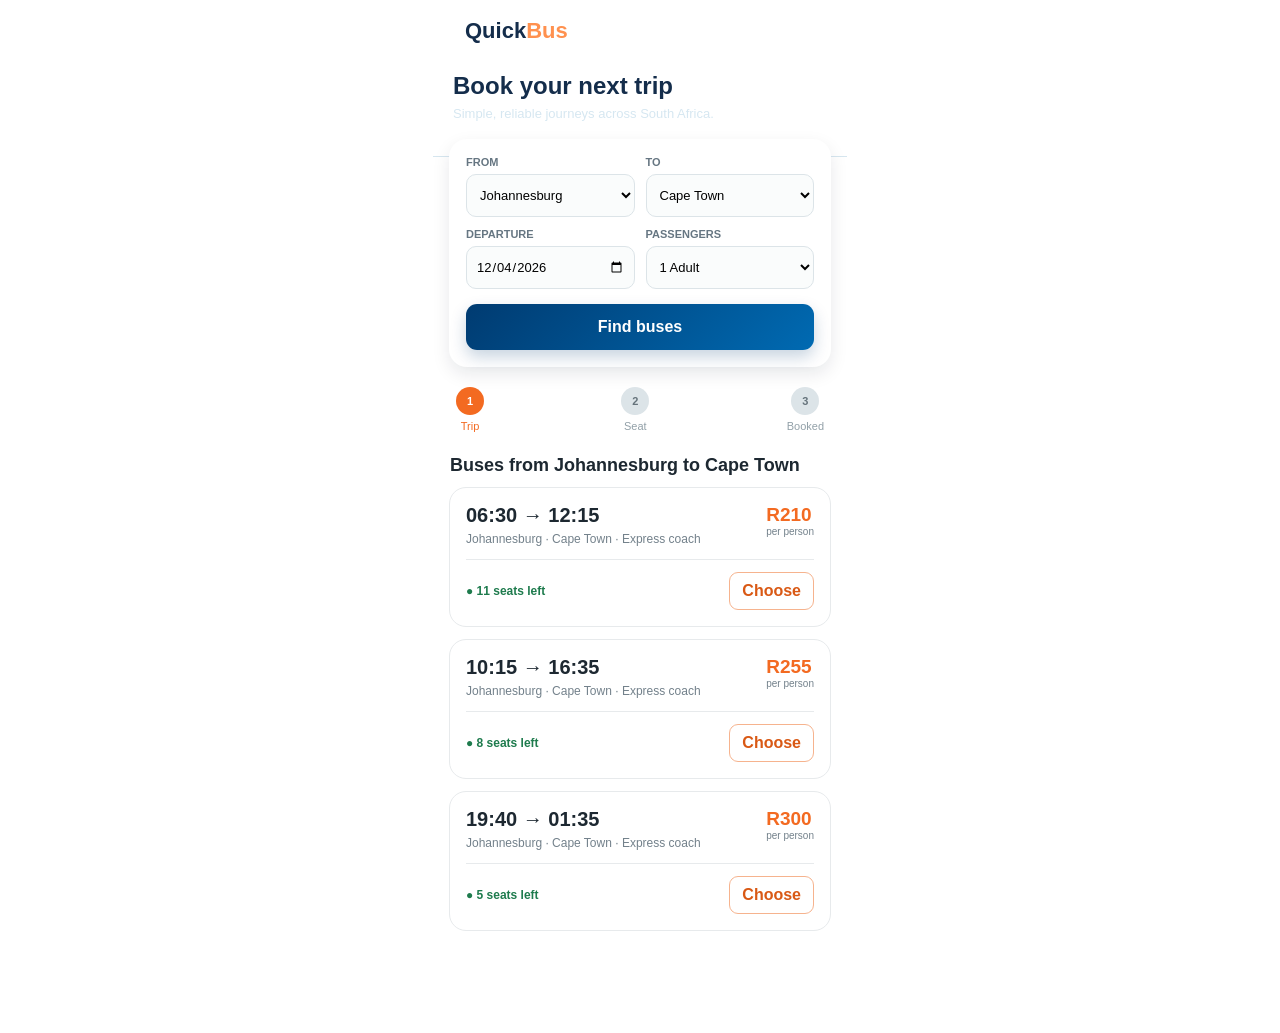
<file: quickbus.html>
<!doctype html><html lang="en"><head><meta charset="UTF-8"><meta name="viewport" content="width=device-width,initial-scale=1,maximum-scale=1,user-scalable=no"><title>QuickBus | Yami</title><style>
:root{--navy:#102e4a;--orange:#f36a21;--pale:#fff1e9;--ink:#1d2831;--muted:#73818b;--line:#e7eaec}*{box-sizing:border-box}body{margin:0;background:#17252f;font-family:-apple-system,BlinkMacSystemFont,"Segoe UI",Roboto,Arial;color:var(--ink)}button,input,select{font:inherit}.app{min-height:100vh;max-width:414px;margin:auto;background:#f7f8f9;box-shadow:0 0 30px #0008}.head{padding:18px 20px 35px;background:linear-gradient(135deg,#102e4a,#184d70);color:#fff}.top{display:flex;align-items:center}.back{width:40px;height:40px;border:0;border-radius:50%;background:#ffffff1d;color:#fff;font-size:26px}.logo{margin-left:12px;font-size:22px;font-weight:800}.logo span{color:#ff914f}.tag{margin:28px 0 0;font-size:24px;font-weight:800}.tag small{display:block;margin-top:6px;color:#d6e7f1;font-size:13px;font-weight:400}.body{padding:0 16px 90px}.search{margin-top:-18px;padding:17px;background:#fff;border-radius:18px;box-shadow:0 7px 18px #00192a18}.fields{display:grid;grid-template-columns:1fr 1fr;gap:11px}.field label{display:block;margin-bottom:6px;color:#667682;font-size:11px;font-weight:800}.field select,.field input{width:100%;padding:12px 9px;border:1px solid #dce4e8;border-radius:10px;background:#fafcfc;font-size:13px}.primary{width:100%;margin-top:15px;padding:14px;border:0;border-radius:11px;background:var(--orange);color:#fff;font-weight:800}.title{margin:23px 1px 11px;font-size:18px;font-weight:800}.trip{margin-bottom:12px;padding:16px;background:#fff;border:1px solid var(--line);border-radius:17px}.trip-top{display:flex;justify-content:space-between}.times{font-size:20px;font-weight:800}.sub{margin-top:5px;color:var(--muted);font-size:12px}.price{color:var(--orange);font-weight:800;font-size:19px}.price small{display:block;color:var(--muted);font-size:10px;font-weight:500}.trip-bottom{display:flex;justify-content:space-between;align-items:center;margin-top:13px;padding-top:12px;border-top:1px solid var(--line)}.seats{font-size:12px;color:#1e7b4d;font-weight:700}.outline{padding:9px 12px;border:1px solid #f6b38e;border-radius:9px;background:#fff;color:#d95915;font-weight:800}.steps{display:flex;justify-content:space-between;margin:20px 7px}.step{color:#92a0a8;font-size:11px;text-align:center}.step b{display:grid;place-items:center;width:28px;height:28px;margin:auto auto 5px;border-radius:50%;background:#dce4e8;color:#65737b}.step.active{color:var(--orange)}.step.active b{background:var(--orange);color:#fff}.modal{position:fixed;inset:0;z-index:4;display:none;align-items:end;background:#00192a85}.modal.open{display:flex}.sheet{width:100%;padding:13px 20px calc(28px + env(safe-area-inset-bottom));border-radius:24px 24px 0 0;background:#fff}.handle{width:34px;height:4px;margin:0 auto 18px;border-radius:4px;background:#d7dde0}.sheet h2{margin:0;font-size:21px}.seat-grid{display:grid;grid-template-columns:repeat(4,1fr);gap:11px;margin:18px 0}.seat{height:45px;border:1px solid #d4dde1;border-radius:9px;background:#fff;color:#385263;font-weight:800}.seat.selected{border-color:var(--orange);background:var(--pale);color:var(--orange)}.seat.taken{border-color:#e7e9eb;background:#f1f2f3;color:#b0b8bd;text-decoration:line-through}.summary{margin:12px 0;padding:12px;border-radius:11px;background:#f5f8f9;font-size:13px}.summary div{display:flex;justify-content:space-between;margin:6px}.ticket{margin-top:18px;padding:18px;border-radius:17px;background:linear-gradient(135deg,#123855,#1b587d);color:#fff}.ticket small{color:#cfe8f4}.ticket h2{margin:7px 0;font-size:21px}.hidden{display:none}.toast{position:fixed;left:50%;bottom:82px;z-index:9;transform:translate(-50%,20px);opacity:0;padding:11px 15px;border-radius:20px;background:#172a34;color:#fff;font-size:13px;white-space:nowrap;transition:.2s}.toast.show{transform:translate(-50%,0);opacity:1}
</style></head><body><main class="app"><header class="head"><div class="top"><a class="back" href="/tabs/home/home/">‹</a><div class="logo">Quick<span>Bus</span></div></div><div class="tag">Book your next trip<small>Simple, reliable journeys across South Africa.</small></div></header><main class="body"><section class="search"><div class="fields"><div class="field"><label>FROM</label><select id="from"><option>Johannesburg</option><option>Pretoria</option><option>Durban</option></select></div><div class="field"><label>TO</label><select id="to"><option>Cape Town</option><option>Durban</option><option>Pretoria</option></select></div><div class="field"><label>DEPARTURE</label><input id="date" type="date"></div><div class="field"><label>PASSENGERS</label><select id="passengers"><option>1 Adult</option><option>2 Adults</option><option>3 Adults</option></select></div></div><button class="primary" id="search">Find buses</button></section><div class="steps"><span class="step active"><b>1</b>Trip</span><span class="step"><b>2</b>Seat</span><span class="step"><b>3</b>Booked</span></div><h2 class="title" id="resultsTitle">Popular departures</h2><div id="results"></div><section class="ticket hidden" id="ticket"><small>QUICKBUS E-TICKET</small><h2 id="ticketRoute"></h2><p id="ticketInfo"></p><div style="margin-top:18px;padding-top:13px;border-top:1px dashed #fff8"><b id="ticketRef"></b><span style="float:right">Confirmed ✓</span></div></section></main></main><div class="modal" id="modal"><section class="sheet"><div class="handle"></div><h2>Select a seat</h2><p style="color:#73818b;font-size:13px">Pick your preferred available window or aisle seat.</p><div class="seat-grid" id="seats"></div><div class="summary" id="summary"></div><button class="primary" id="book">Confirm bus booking</button><button class="outline" id="close" style="width:100%;margin-top:10px">Cancel</button></section></div><div class="toast" id="toast"></div><script src="/yami-wallet.js?v=1"></script><script>
document.querySelector('.back').onclick=(event)=>{event.preventDefault();if(window.parent!==window){window.parent.postMessage({type:'yami:closeMiniApp'},'*')}else{window.location.assign('/tabs/home/home/')}};const state={trip:null,seat:null};const today=new Date().toISOString().slice(0,10);date.value=today;date.min=today;const toast=(x)=>{toastEl.textContent=x;toastEl.classList.add('show');clearTimeout(window.qb);window.qb=setTimeout(()=>toastEl.classList.remove('show'),2100)};const toastEl=document.getElementById('toast');
function draw(){const f=from.value,t=to.value;resultsTitle.textContent=`Buses from ${f} to ${t}`;const base=Math.abs(f.length-t.length)*7+189;results.innerHTML=['06:30','10:15','19:40'].map((time,i)=>`<article class="trip"><div class="trip-top"><div><div class="times">${time} → ${String((Number(time.slice(0,2))+6)%24).padStart(2,'0')}:${i?'35':'15'}</div><div class="sub">${f} · ${t} · Express coach</div></div><div class="price">R${base+i*45}<small>per person</small></div></div><div class="trip-bottom"><span class="seats">● ${11-i*3} seats left</span><button class="outline" onclick="choose(${i},${base+i*45},'${time}')">Choose</button></div></article>`).join('')};
function choose(i,price,time){state.trip={from:from.value,to:to.value,price,time};state.seat=null;seats.innerHTML=['1A','1B','2A','2B','3A','3B','4A','4B','5A','5B','6A','6B'].map((s,i)=>`<button class="seat ${[2,7].includes(i)?'taken':''}" ${[2,7].includes(i)?'disabled':''} onclick="selectSeat('${s}',this)">${s}</button>`).join('');summary.innerHTML=`<div><span>${state.trip.from} → ${state.trip.to}</span><b>R${state.trip.price}</b></div><div><span>Departure</span><b>${state.trip.time} · ${date.value}</b></div><div><span>Seat</span><b id="seatValue">Choose a seat</b></div>`;modal.classList.add('open')};
function selectSeat(s,el){document.querySelectorAll('.seat').forEach(x=>x.classList.remove('selected'));el.classList.add('selected');state.seat=s;seatValue.textContent=s};
search.onclick=draw;close.onclick=()=>modal.classList.remove('open');book.onclick=()=>{if(!state.seat){toast('Please select a seat first');return}const totalPrice=state.trip.price*Number(passengers.value.match(/\d+/)?.[0]||1);const result=YamiWallet.debit(totalPrice,{label:'QuickBus ticket',category:'Travel',detail:`${state.trip.from} to ${state.trip.to}`});if(!result.ok){toast('Your Yami balance is too low');return}modal.classList.remove('open');ticket.classList.remove('hidden');ticketRoute.textContent=`${state.trip.from} → ${state.trip.to}`;ticketInfo.textContent=`${date.value} · ${state.trip.time} · Seat ${state.seat} · ${passengers.value}`;ticketRef.textContent=`QB-${Math.random().toString(36).slice(2,8).toUpperCase()}`;document.querySelectorAll('.step').forEach((e,i)=>e.classList.toggle('active',i===2));toast(`Bus confirmed · Balance ${result.formatted}`)};draw();
</script></body></html>
</file>
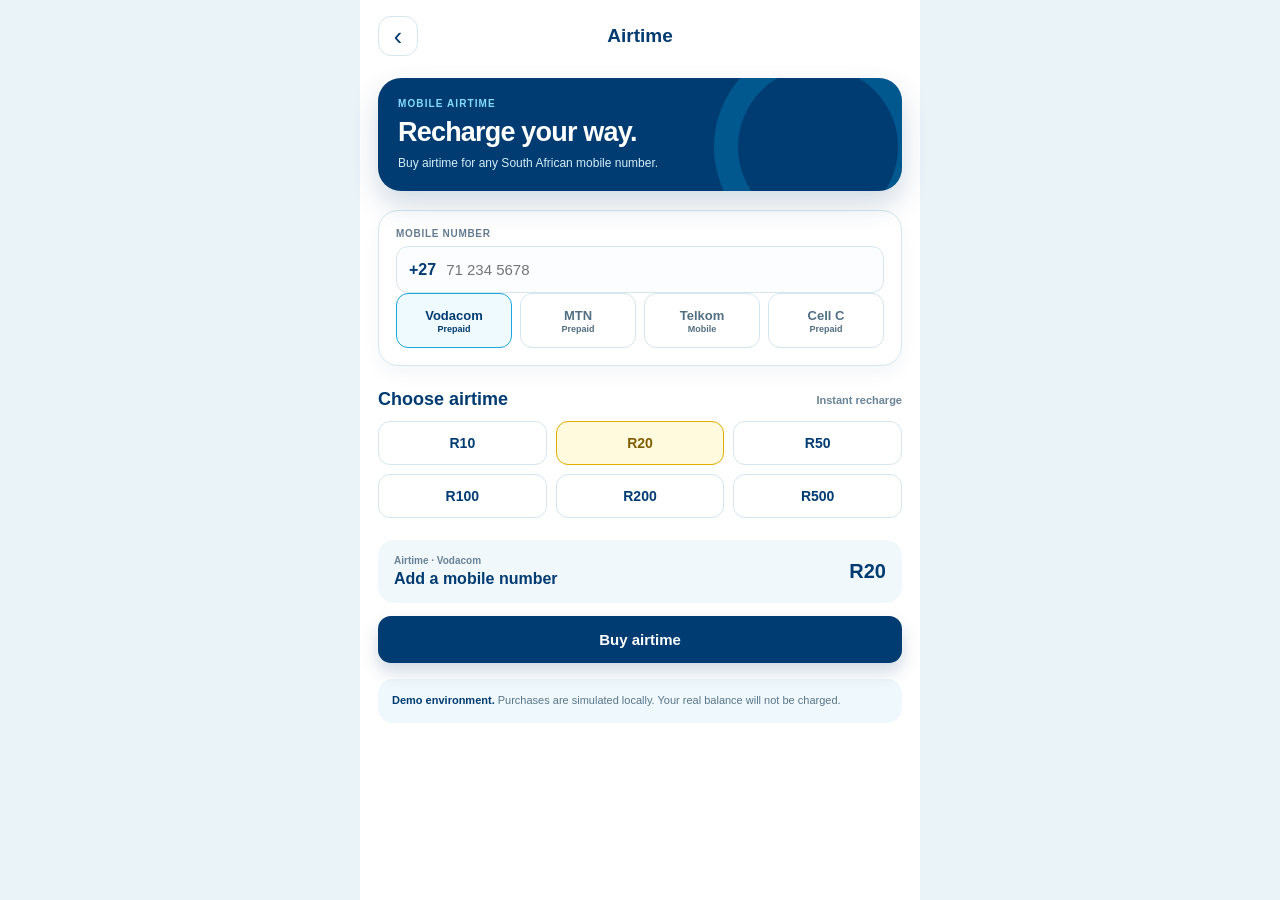
<file: sasol-airtime-data.html>
<!doctype html>
<html lang="en">
  <head>
    <meta charset="utf-8">
    <meta name="viewport" content="width=device-width, initial-scale=1, viewport-fit=cover">
    <meta name="theme-color" content="#003b71">
    <title>Sasol Airtime</title>
    <style>
      :root{--blue:#003b71;--cyan:#00a8e0;--yellow:#ffcb05;--ink:#153454;--muted:#688297;--line:#d6e6ef;--mist:#f1f8fc}*{box-sizing:border-box}body{min-width:320px;margin:0;background:#eaf3f8;color:var(--ink);font-family:Inter,-apple-system,BlinkMacSystemFont,"Segoe UI",Roboto,Arial,sans-serif}button,input{font:inherit}button{cursor:pointer}.app{width:min(100%,560px);min-height:100vh;margin:auto;padding:calc(16px + env(safe-area-inset-top)) 18px calc(30px + env(safe-area-inset-bottom));background:#fff}.top{display:grid;grid-template-columns:42px 1fr 42px;align-items:center}.back{display:grid;width:40px;height:40px;place-items:center;border:1px solid var(--line);border-radius:13px;background:#fff;color:var(--blue);font-size:25px}.top h1{margin:0;color:var(--blue);font-size:19px;text-align:center}.top span{width:40px}.hero{position:relative;overflow:hidden;margin:22px 0 19px;padding:20px;border-radius:23px;background:#003b71;color:#fff;box-shadow:0 13px 28px #003b7130}.hero:after{position:absolute;right:-20px;bottom:-60px;width:160px;height:160px;border:24px solid #00a8e044;border-radius:50%;content:""}.hero p,.hero h2,.hero small{position:relative;z-index:1}.hero p{margin:0;color:#83dbff;font-size:10px;font-weight:900;letter-spacing:1.1px}.hero h2{max-width:250px;margin:8px 0 5px;font-size:27px;letter-spacing:-.8px}.hero small{color:#d3effb;font-size:12px}.card{padding:17px;border:1px solid var(--line);border-radius:20px;background:#fff;box-shadow:0 8px 18px #003b710c}.label{display:block;margin-bottom:7px;color:#647b8f;font-size:10px;font-weight:900;letter-spacing:.7px}.phone{display:flex;align-items:center;gap:10px;padding:0 12px;border:1px solid var(--line);border-radius:12px;background:#fbfdfe}.phone b{color:var(--blue)}.phone input{width:100%;padding:14px 0;border:0;outline:0;background:transparent;color:var(--ink);font-size:15px}.providers{display:grid;grid-template-columns:repeat(4,1fr);gap:8px}.provider{min-height:55px;border:1px solid var(--line);border-radius:12px;background:#fff;color:#526f82;font-size:10px;font-weight:850}.provider.active{border-color:#1aa6df;background:#effaff;color:var(--blue)}.provider b{display:block;font-size:13px}.provider small{font-size:9px}.section{margin-top:23px}.section-head{display:flex;justify-content:space-between;align-items:center;margin-bottom:11px}.section h2{margin:0;color:var(--blue);font-size:18px}.section-head span{color:var(--muted);font-size:11px;font-weight:750}.amounts{display:grid;grid-template-columns:repeat(3,1fr);gap:9px}.amount{padding:13px 7px;border:1px solid var(--line);border-radius:12px;background:#fff;color:var(--blue);font-size:14px;font-weight:850}.amount.active{border-color:#e2ad00;background:#fff9dd;color:#805e00}.summary{display:flex;justify-content:space-between;align-items:center;margin-top:22px;padding:15px 16px;border-radius:16px;background:var(--mist)}.summary small{display:block;color:var(--muted);font-size:10px;font-weight:750}.summary b{display:block;margin-top:4px;color:var(--blue);font-size:16px}.summary strong{color:var(--blue);font-size:20px}.buy{width:100%;margin-top:13px;padding:15px;border:0;border-radius:13px;background:var(--blue);box-shadow:0 9px 17px #003b7130;color:#fff;font-size:15px;font-weight:900}.notice,.success{margin-top:16px;padding:14px;border-radius:15px;font-size:11px;line-height:1.45}.notice{background:#eff8fc;color:#59758a}.notice b{color:var(--blue)}.success{display:none;border:1px solid #bde5d4;background:#f1fbf6;color:#23694f;font-size:13px}.success.show{display:block}.success b{display:block;margin-bottom:3px;color:#146944}@media(max-width:370px){.app{padding-right:13px;padding-left:13px}.providers{gap:5px}.provider{font-size:9px}}
    </style>
  </head>
  <body>
    <main class="app">
      <header class="top"><button class="back" id="back" type="button" aria-label="Back">‹</button><h1 id="page-title">Airtime</h1><span></span></header>
      <section class="hero"><p id="hero-kicker">MOBILE AIRTIME</p><h2 id="hero-title">Recharge your way.</h2><small id="hero-copy">Buy airtime for any South African mobile number.</small></section>
      <section class="card"><label class="label" for="phone">MOBILE NUMBER</label><div class="phone"><b>+27</b><input id="phone" type="tel" inputmode="numeric" placeholder="71 234 5678" aria-label="Mobile number"></div><div class="providers"><button class="provider active" data-provider="Vodacom" type="button"><b>Vodacom</b><small>Prepaid</small></button><button class="provider" data-provider="MTN" type="button"><b>MTN</b><small>Prepaid</small></button><button class="provider" data-provider="Telkom" type="button"><b>Telkom</b><small>Mobile</small></button><button class="provider" data-provider="Cell C" type="button"><b>Cell C</b><small>Prepaid</small></button></div></section>
      <section class="section"><div class="section-head"><h2 id="amount-title">Choose airtime</h2><span>Instant recharge</span></div><div class="amounts" id="amounts"></div></section>
      <section class="summary"><span><small id="summary-kind">Airtime · Vodacom</small><b id="summary-number">Add a mobile number</b></span><strong id="summary-price">R20</strong></section><button class="buy" id="buy" type="button">Buy airtime</button>
      <p class="notice"><b>Demo environment.</b> Purchases are simulated locally. Your real balance will not be charged.</p><section class="success" id="success"><b id="success-title">Airtime sent</b><span id="success-copy"></span></section>
    </main>
    <script>
      const selectedKind=new URLSearchParams(location.search).get('kind')==='data'?'Data':'Airtime',state={kind:selectedKind,provider:'Vodacom',amount:selectedKind==='Data'?'500 MB':'R20'},bundles={Airtime:['R10','R20','R50','R100','R200','R500'],Data:['250 MB','500 MB','1 GB','2 GB','5 GB','10 GB']},prices={'250 MB':'R19','500 MB':'R29','1 GB':'R49','2 GB':'R89','5 GB':'R179','10 GB':'R299'},amounts=document.querySelector('#amounts'),phone=document.querySelector('#phone');const price=()=>state.kind==='Data'?prices[state.amount]:state.amount;function render(){document.title=`Sasol ${state.kind}`;document.querySelector('#page-title').textContent=state.kind;document.querySelector('#hero-kicker').textContent=state.kind==='Data'?'MOBILE DATA':'MOBILE AIRTIME';document.querySelector('#hero-title').textContent=state.kind==='Data'?'Stay connected.' :'Recharge your way.';document.querySelector('#hero-copy').textContent=state.kind==='Data'?'Buy a data bundle for any South African mobile number.':'Buy airtime for any South African mobile number.';document.querySelector('#amount-title').textContent=`Choose ${state.kind.toLowerCase()}`;amounts.innerHTML=bundles[state.kind].map(value=>`<button type="button" class="amount ${value===state.amount?'active':''}" data-amount="${value}">${value}</button>`).join('');document.querySelector('#summary-kind').textContent=`${state.kind} · ${state.provider}`;document.querySelector('#summary-number').textContent=phone.value.trim()?`+27 ${phone.value.trim()}`:'Add a mobile number';document.querySelector('#summary-price').textContent=price();document.querySelector('#buy').textContent=`Buy ${state.kind.toLowerCase()}`};document.querySelectorAll('[data-provider]').forEach(button=>button.onclick=()=>{state.provider=button.dataset.provider;document.querySelectorAll('[data-provider]').forEach(item=>item.classList.toggle('active',item===button));render()});amounts.onclick=event=>{const button=event.target.closest('[data-amount]');if(button){state.amount=button.dataset.amount;render()}};phone.oninput=render;document.querySelector('#buy').onclick=()=>{const number=phone.value.replace(/\D/g,'');if(number.length<9){phone.focus();return}document.querySelector('#success-title').textContent=`${state.kind} sent`;document.querySelector('#success-copy').textContent=`${state.amount} from ${state.provider} has been sent to +27 ${number}. Demo confirmation only.`;document.querySelector('#success').classList.add('show')};document.querySelector('#back').onclick=()=>parent!==window?parent.postMessage({type:'yami:closeMiniApp'},'*'):history.back();render();
    </script>
  </body>
</html>
</file>
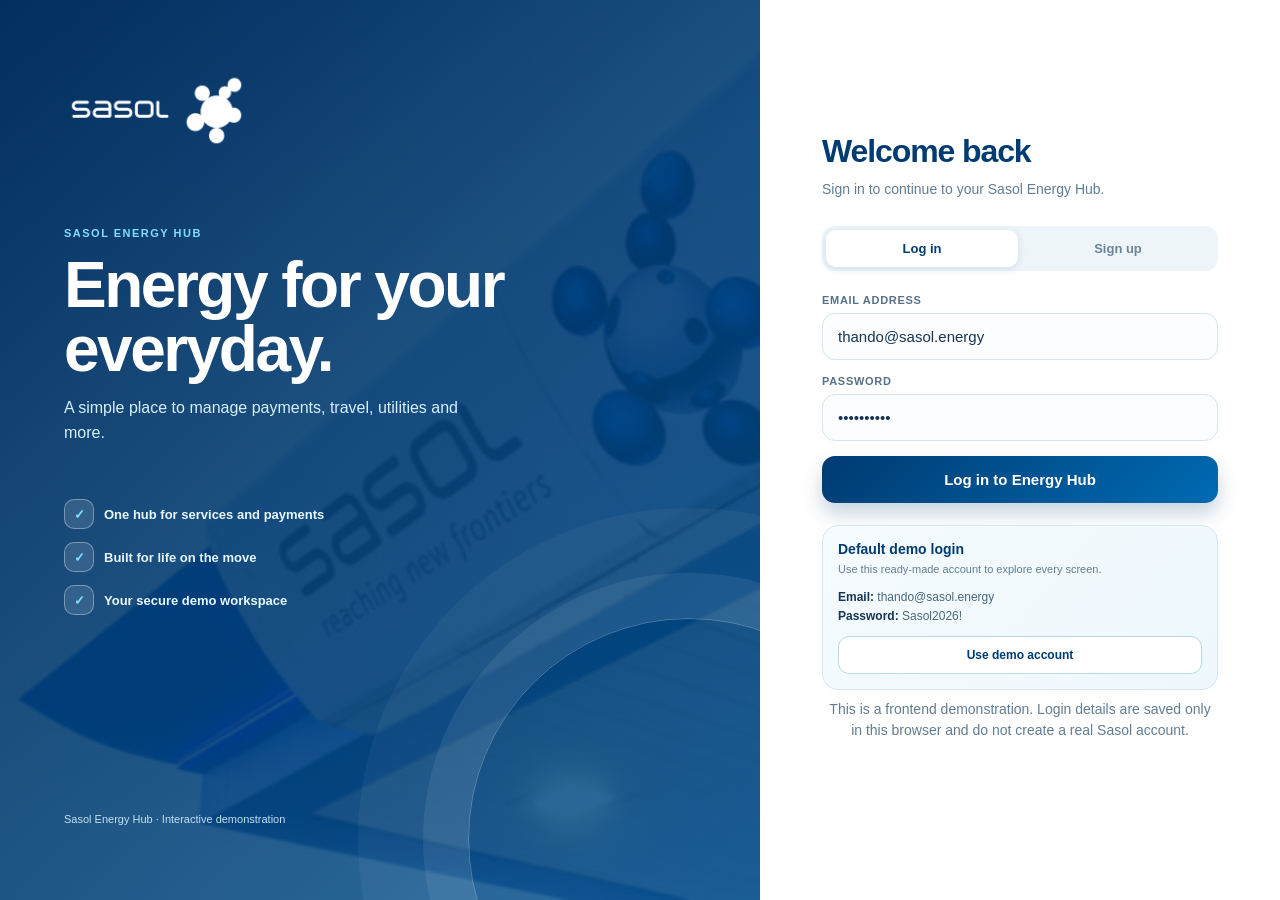
<file: sasol-app.html>
<!doctype html>
<html lang="en">
  <head>
    <meta charset="utf-8">
    <meta name="viewport" content="width=device-width, initial-scale=1, viewport-fit=cover">
    <meta name="theme-color" content="#003b71">
    <title>Sasol Energy Hub</title>
    <link rel="stylesheet" href="sasol-app.css">
  </head>
  <body>
    <main class="shell">
      <header class="topbar">
        <img class="topbar__logo" src="assets/brand/sasol-horizontal-mark.png" alt="Sasol">
        <div class="topbar__actions">
          <button class="icon-button icon-button--scan" type="button" data-open="sasol-scan-pay.html?v=1" data-name="Scan & Pay" aria-label="Scan a QR code to pay">
            <svg viewBox="0 0 24 24" aria-hidden="true"><path d="M4 9V5h4M20 9V5h-4M4 15v4h4M20 15v4h-4"></path><path d="M8 8h3v3H8zM13 13h3v3h-3zM8 13h2v3H8zM16 8v2M18 10h-2"></path></svg>
          </button>
          <button class="icon-button" type="button" data-open="yami-account.html" data-name="Account" aria-label="Open account">
            <svg viewBox="0 0 24 24" aria-hidden="true"><circle cx="12" cy="8" r="3.2"></circle><path d="M4.7 20c.8-3.2 3.4-5 7.3-5s6.5 1.8 7.3 5"></path></svg>
          </button>
        </div>
      </header>

      <section class="welcome">
        <p>Good morning</p>
        <h1>Everything you need, in one place.</h1>
        <span>Explore payments, utilities, travel and more.</span>
      </section>

      <section class="balance-card" aria-label="Demo wallet balance">
        <div>
          <p>Available balance</p>
          <strong id="wallet-balance">R10,057.00</strong>
          <span>Demo wallet · South African rand</span>
        </div>
        <div class="balance-card__orb" aria-hidden="true"></div>
      </section>

      <section class="quick-actions" aria-label="Quick actions">
        <button type="button" data-open="yami-money.html?flow=send" data-name="Send money">
          <span class="quick-actions__icon"><svg viewBox="0 0 24 24" aria-hidden="true"><path d="m3 11 18-8-8 18-2-7-8-3Z"></path><path d="m11 14 4-4"></path></svg></span>
          <span>Send money</span>
        </button>
        <button type="button" data-open="yami-money.html?flow=request" data-name="Request money">
          <span class="quick-actions__icon"><svg viewBox="0 0 24 24" aria-hidden="true"><path d="M12 3v12"></path><path d="m7 10 5 5 5-5"></path><path d="M5 20h14"></path></svg></span>
          <span>Request money</span>
        </button>
        <button type="button" data-open="yami-money.html?flow=withdraw" data-name="Withdraw">
          <span class="quick-actions__icon"><svg viewBox="0 0 24 24" aria-hidden="true"><rect x="3" y="6" width="14" height="12" rx="2"></rect><path d="M6 10h8"></path><path d="M19 4v12"></path><path d="m16 13 3 3 3-3"></path></svg></span>
          <span>Withdraw</span>
        </button>
        <button type="button" data-open="yami-money.html?flow=deposit" data-name="Deposit">
          <span class="quick-actions__icon"><svg viewBox="0 0 24 24" aria-hidden="true"><path d="M4 8h16v11H4z"></path><path d="M7 12h5"></path><path d="m14 5 3-3 3 3"></path><path d="M17 2v10"></path></svg></span>
          <span>Deposit</span>
        </button>
      </section>

      <section class="feature feature--station">
        <div><span>ON THE GO</span><h2>More ways to move forward.</h2><p>Discover connected services built around your day.</p></div>
      </section>

      <section class="section-heading"><div><p>SERVICES</p><h2>Explore your hub</h2></div></section>
      <section class="service-grid" aria-label="Services">
        <button type="button" data-open="yami-electricity.html" data-name="Electricity"><span class="service-icon service-icon--yellow"><svg width="24" height="24" viewBox="0 0 24 24" fill="none" stroke="currentColor" stroke-width="2" stroke-linecap="round" stroke-linejoin="round" aria-hidden="true"><path d="m13 2-8 11h6l-1 9 8-12h-6l1-8Z"/></svg></span><span>Electricity</span></button>
        <button type="button" data-open="yami-water.html" data-name="Water"><span class="service-icon service-icon--blue"><svg width="24" height="24" viewBox="0 0 24 24" fill="none" stroke="currentColor" stroke-width="2" stroke-linecap="round" stroke-linejoin="round" aria-hidden="true"><path d="M12 3C8 8 5 11 5 15a7 7 0 0 0 14 0c0-4-3-7-7-12Z"/><path d="M9 16c.5 1.5 1.5 2.3 3 2.6"/></svg></span><span>Water</span></button>
        <button type="button" data-open="prasa.html" data-name="Train travel"><span class="service-icon service-icon--blue"><svg width="24" height="24" viewBox="0 0 24 24" fill="none" stroke="currentColor" stroke-width="1.9" stroke-linecap="round" stroke-linejoin="round" aria-hidden="true"><rect x="5" y="3" width="14" height="16" rx="3"/><path d="M8 7h8M8 11h8M9 19l-2 3M15 19l2 3"/></svg></span><span>Train travel</span></button>
        <button type="button" data-open="ekurhuleni-bus.html" data-name="Bus"><span class="service-icon service-icon--blue"><svg width="24" height="24" viewBox="0 0 24 24" fill="none" stroke="currentColor" stroke-width="1.9" stroke-linecap="round" stroke-linejoin="round" aria-hidden="true"><rect x="4" y="4" width="16" height="15" rx="3"/><path d="M4 12h16M8 19l-2 3M16 19l2 3M8 8h.01M16 8h.01"/></svg></span><span>Bus</span></button>
        <button type="button" data-open="flights.html" data-name="Flights"><span class="service-icon service-icon--blue"><svg width="24" height="24" viewBox="0 0 24 24" fill="none" stroke="currentColor" stroke-width="1.9" stroke-linecap="round" stroke-linejoin="round" aria-hidden="true"><path d="m3 12 18-7-7 18-3-8-8-3Z"/><path d="m11 15 5-5"/></svg></span><span>Flights</span></button>
        <button type="button" data-open="sasol-airtime-data.html?kind=data" data-name="Data"><span class="service-icon service-icon--blue"><svg width="24" height="24" viewBox="0 0 24 24" fill="none" stroke="currentColor" stroke-width="2" stroke-linecap="round" stroke-linejoin="round" aria-hidden="true"><path d="M4 20v-3"/><path d="M8 20v-6"/><path d="M12 20v-10"/><path d="M16 20V6"/><path d="M20 20V3"/><path d="M3 20h18"/></svg></span><span>Data</span></button>
        <button type="button" data-open="sasol-airtime-data.html?kind=airtime" data-name="Airtime"><span class="service-icon service-icon--yellow"><svg width="24" height="24" viewBox="0 0 24 24" fill="none" stroke="currentColor" stroke-width="1.8" stroke-linecap="round" stroke-linejoin="round" aria-hidden="true"><path d="M7 3h8l3 3v15H6V4a1 1 0 0 1 1-1Z"/><path d="M9 8h6v4H9z"/><path d="m12.5 15-1.7 2.7h1.8l-1 3.3 2.7-3.8h-1.8Z"/></svg></span><span>Airtime</span></button>
        <button type="button" data-open="yami-finance.html" data-name="Finance"><span class="service-icon service-icon--blue"><svg width="24" height="24" viewBox="0 0 24 24" fill="none" stroke="currentColor" stroke-width="1.9" stroke-linecap="round" stroke-linejoin="round" aria-hidden="true"><rect x="3" y="6" width="18" height="13" rx="2"/><path d="M3 11h18M7 15h4M16 4v4"/></svg></span><span>Finance</span></button>
      </section>

      <section class="feature feature--plant">
        <div><span>ENERGY FOR PROGRESS</span><h2>Built for everyday possibility.</h2><p>A simple, local demonstration of a white-label super-app experience.</p></div>
      </section>

    </main>

    <nav class="bottom-nav" aria-label="Primary navigation">
      <button class="is-active" type="button" data-home><svg viewBox="0 0 24 24" aria-hidden="true"><path d="m3 11 9-8 9 8v9a1 1 0 0 1-1 1h-5v-6H9v6H4a1 1 0 0 1-1-1Z"></path></svg><span>Home</span></button>
      <button type="button" data-open="yami-history.html" data-name="Activity"><svg viewBox="0 0 24 24" aria-hidden="true"><path d="M4 4v5h5"></path><path d="M5.4 15.5A8 8 0 1 0 4 9"></path><path d="M12 7v5l3 2"></path></svg><span>Activity</span></button>
      <button type="button" data-open="sasol-scan-pay.html?v=1" data-name="Transactions" aria-label="Transactions — scan a QR code to pay"><svg viewBox="0 0 24 24" aria-hidden="true"><path d="M4 9V5h4M20 9V5h-4M4 15v4h4M20 15v4h-4"></path><path d="M8 8h3v3H8zM13 13h3v3h-3zM8 13h2v3H8zM16 8v2M18 10h-2"></path></svg><span>Transactions</span></button>
      <button type="button" data-open="yami-services.html" data-name="Services"><svg viewBox="0 0 24 24" aria-hidden="true"><circle cx="6" cy="6" r="2"></circle><circle cx="18" cy="6" r="2"></circle><circle cx="6" cy="18" r="2"></circle><circle cx="18" cy="18" r="2"></circle></svg><span>Services</span></button>
      <button type="button" data-open="yami-account.html" data-name="Account"><svg viewBox="0 0 24 24" aria-hidden="true"><circle cx="12" cy="8" r="3.2"></circle><path d="M4.7 20c.8-3.2 3.4-5 7.3-5s6.5 1.8 7.3 5"></path></svg><span>Account</span></button>
    </nav>

    <section class="mini-app" id="mini-app" aria-hidden="true">
      <div class="mini-app__bar"><div><img src="assets/brand/sasol-navy-mark.png" alt="Sasol"><span id="mini-title">Service</span></div><button type="button" id="close-mini-app" aria-label="Close service">×</button></div>
      <iframe id="mini-frame" title="Sasol Energy service" allow="camera"></iframe>
    </section>

    <script src="sasol-auth.js?v=1"></script>
    <script src="yami-wallet.js?v=1"></script>
    <script src="sasol-app.js?v=metrobus-6"></script>
  </body>
</html>
</file>
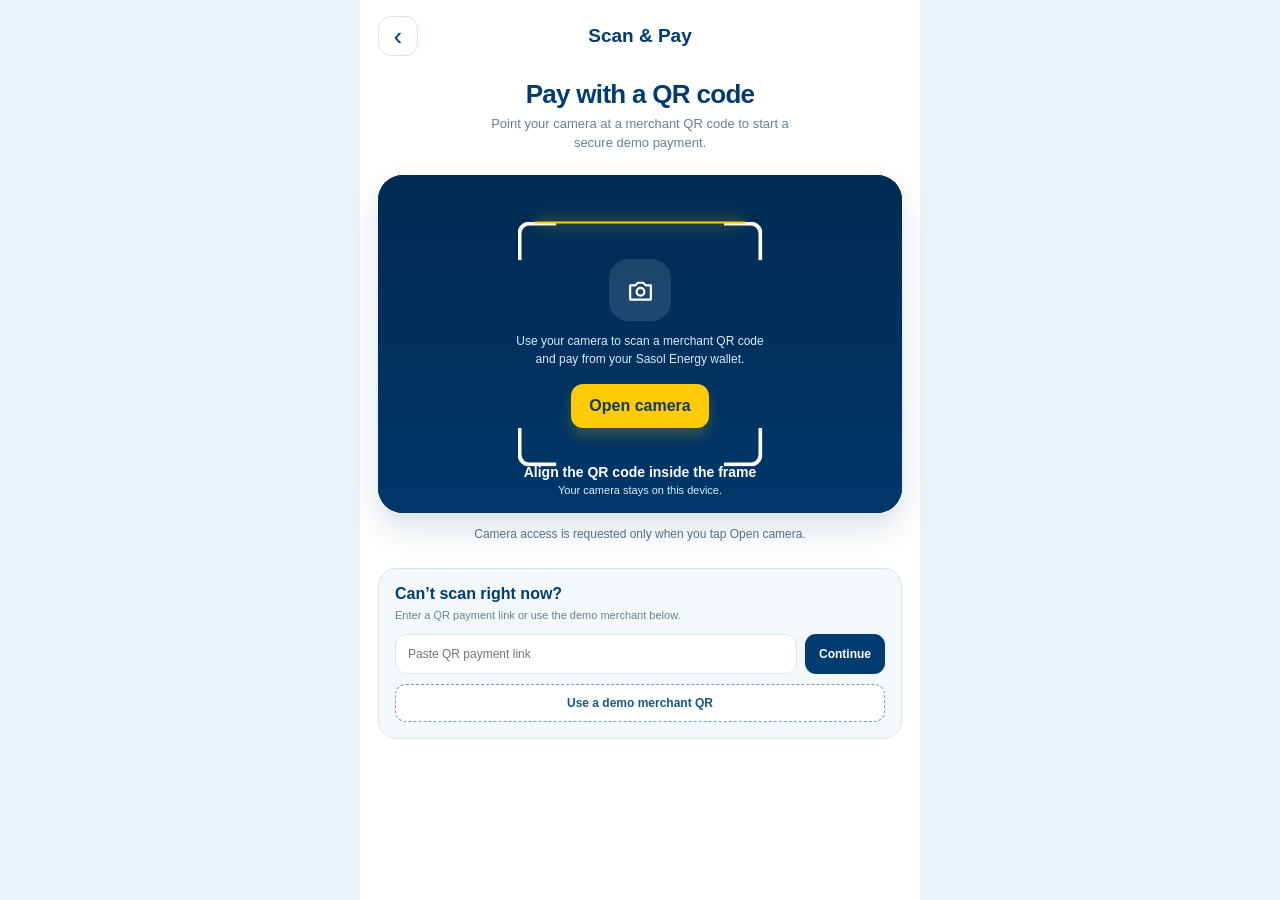
<file: sasol-scan-pay.html>
<!doctype html>
<html lang="en">
  <head>
    <meta charset="utf-8">
    <meta name="viewport" content="width=device-width, initial-scale=1, viewport-fit=cover">
    <meta name="theme-color" content="#003b71">
    <title>Sasol Scan &amp; Pay</title>
    <style>
      :root{--blue:#003b71;--cyan:#00a8e0;--yellow:#ffcb05;--ink:#153454;--muted:#678196;--line:#d7e6ee;--green:#16825b}*{box-sizing:border-box}html,body{min-height:100%;background:#eaf3f8}body{margin:0;color:var(--ink);font-family:Inter,-apple-system,BlinkMacSystemFont,"Segoe UI",Roboto,Arial,sans-serif}button,input{font:inherit}button{cursor:pointer}.app{width:min(100%,560px);min-height:100vh;margin:auto;padding:calc(16px + env(safe-area-inset-top)) 18px calc(30px + env(safe-area-inset-bottom));background:#fff}.top{display:grid;grid-template-columns:42px 1fr 42px;align-items:center}.back{display:grid;width:40px;height:40px;place-items:center;border:1px solid var(--line);border-radius:13px;background:#fff;color:var(--blue);font-size:25px}.top h1{margin:0;color:var(--blue);font-size:19px;text-align:center}.top span{width:40px}.intro{text-align:center}.intro h2{margin:23px 0 5px;color:var(--blue);font-size:26px;letter-spacing:-.7px}.intro p{max-width:340px;margin:0 auto;color:var(--muted);font-size:13px;line-height:1.45}.camera{position:relative;overflow:hidden;min-height:338px;margin-top:22px;border-radius:25px;background:#003b71;box-shadow:0 15px 31px #003b7127}.camera video{position:absolute;inset:0;width:100%;height:100%;object-fit:cover;background:#003b71}.shade{position:absolute;inset:0;background:linear-gradient(#001c3680,#002f5d62)}.frame{position:absolute;top:50%;left:50%;width:min(65vw,245px);height:min(65vw,245px);transform:translate(-50%,-50%)}.corner{position:absolute;width:39px;height:39px;border-color:#fff;border-style:solid}.tl{top:0;left:0;border-width:4px 0 0 4px;border-radius:12px 0 0 0}.tr{top:0;right:0;border-width:4px 4px 0 0;border-radius:0 12px 0 0}.bl{bottom:0;left:0;border-width:0 0 4px 4px;border-radius:0 0 0 12px}.br{right:0;bottom:0;border-width:0 4px 4px 0;border-radius:0 0 12px 0}.line{position:absolute;right:17px;left:17px;height:2px;background:var(--yellow);box-shadow:0 0 15px var(--yellow);animation:scan 2.3s ease-in-out infinite}@keyframes scan{0%,100%{top:22%}50%{top:76%}}.copy{position:absolute;right:18px;bottom:17px;left:18px;color:#fff;text-align:center}.copy strong{display:block;font-size:14px}.copy span{display:block;margin-top:4px;color:#d2effc;font-size:11px}.off{position:absolute;z-index:2;inset:0;display:grid;place-items:center;padding:25px;color:#fff;text-align:center}.off.hidden{display:none}.camera-icon{display:grid;width:62px;height:62px;place-items:center;margin:0 auto 12px;border-radius:20px;background:#ffffff1d}.camera-icon svg{width:31px;height:31px;fill:none;stroke:currentColor;stroke-linecap:round;stroke-linejoin:round;stroke-width:1.7}.off p{max-width:270px;margin:0 auto;color:#d5ecf8;font-size:12px;line-height:1.45}.start{margin-top:16px;padding:13px 18px;border:0;border-radius:12px;background:var(--yellow);box-shadow:0 8px 15px #ffcb0536;color:#163a5a;font-weight:900}.status{min-height:20px;margin:14px 0 0;color:#58758a;font-size:12px;text-align:center}.status.error{color:#b54818}.manual{margin-top:21px;padding:16px;border:1px solid var(--line);border-radius:18px;background:#f3f8fb}.manual h2{margin:0;color:var(--blue);font-size:16px}.manual p{margin:5px 0 11px;color:var(--muted);font-size:11px;line-height:1.4}.row{display:flex;gap:8px}.row input{min-width:0;flex:1;padding:12px;border:1px solid var(--line);border-radius:11px;background:#fff;color:var(--ink);font-size:12px}.row button{padding:0 14px;border:0;border-radius:11px;background:var(--blue);color:#fff;font-size:12px;font-weight:850}.demo{width:100%;margin-top:10px;padding:11px;border:1px dashed #7a9cac;border-radius:11px;background:#fff;color:#175985;font-size:12px;font-weight:850}.review{display:none;margin-top:21px;padding:18px;border:1px solid #c9e5d8;border-radius:20px;background:#f3fbf7}.review.show{display:block}.review h2{margin:0;color:#176747;font-size:20px}.review p{margin:5px 0 15px;color:#537467;font-size:12px}.payee{display:flex;align-items:center;gap:11px;padding:12px;border-radius:13px;background:#fff}.payee span{display:grid;width:39px;height:39px;place-items:center;border-radius:12px;background:#e8f7ef;color:var(--green);font-size:18px;font-weight:900}.payee strong{display:block;font-size:13px}.payee small{display:block;margin-top:3px;color:var(--muted);font-size:10px}.pay-row{display:flex;justify-content:space-between;gap:10px;margin-top:14px;color:#607b6c;font-size:12px}.pay-row b{color:#176747}.confirm{width:100%;margin-top:16px;padding:14px;border:0;border-radius:12px;background:var(--green);box-shadow:0 8px 16px #16825b2e;color:#fff;font-weight:850}.receipt{display:none;margin-top:16px;padding:16px;border:1px solid #b8e5d0;border-radius:17px;background:#f0fbf5;color:#266d4e;font-size:13px;line-height:1.45}.receipt.show{display:block}.receipt b{display:block;margin-bottom:3px;color:#146944}@media(max-width:370px){.app{padding-right:13px;padding-left:13px}.camera{min-height:310px}}
    </style>
  </head>
  <body>
    <main class="app"><header class="top"><button class="back" id="back" type="button" aria-label="Back">‹</button><h1>Scan &amp; Pay</h1><span></span></header><section class="intro"><h2>Pay with a QR code</h2><p>Point your camera at a merchant QR code to start a secure demo payment.</p></section><section class="camera"><video id="camera" autoplay muted playsinline></video><div class="shade"></div><div class="frame" aria-hidden="true"><i class="corner tl"></i><i class="corner tr"></i><i class="corner bl"></i><i class="corner br"></i><i class="line"></i></div><div class="copy"><strong>Align the QR code inside the frame</strong><span>Your camera stays on this device.</span></div><div class="off" id="off"><div><span class="camera-icon"><svg viewBox="0 0 24 24" aria-hidden="true"><path d="M4 8h4l2-2h4l2 2h4v11H4z"/><circle cx="12" cy="13" r="3"/></svg></span><p id="message">Use your camera to scan a merchant QR code and pay from your Sasol Energy wallet.</p><button class="start" id="start" type="button">Open camera</button></div></div></section><p class="status" id="status">Camera access is requested only when you tap Open camera.</p><section class="manual"><h2>Can’t scan right now?</h2><p>Enter a QR payment link or use the demo merchant below.</p><div class="row"><input id="code" type="text" placeholder="Paste QR payment link"><button id="use-code" type="button">Continue</button></div><button class="demo" id="demo" type="button">Use a demo merchant QR</button></section><section class="review" id="review"><h2>Ready to pay</h2><p>Review the merchant before confirming your demo payment.</p><div class="payee"><span>✓</span><div><strong id="merchant">Sasol Energy QR Merchant</strong><small id="reference">QR payment</small></div></div><div class="pay-row"><span>Amount</span><b id="amount">R0.00</b></div><div class="pay-row"><span>Pay from</span><b>Demo wallet</b></div><button class="confirm" id="confirm" type="button">Confirm demo payment</button></section><section class="receipt" id="receipt"><b>Payment confirmed</b><span id="receipt-copy"></span></section></main>
    <script>
      const video=document.querySelector('#camera'),off=document.querySelector('#off'),start=document.querySelector('#start'),status=document.querySelector('#status'),message=document.querySelector('#message'),review=document.querySelector('#review'),receipt=document.querySelector('#receipt');let stream,detector,scanning=false,payment={merchant:'Sasol Energy QR Merchant',amount:'R0.00',reference:'QR payment'};const setStatus=(text,error=false)=>{status.textContent=text;status.classList.toggle('error',error)},stop=()=>{scanning=false;if(stream){stream.getTracks().forEach(track=>track.stop());stream=null}video.srcObject=null};function parse(raw){let merchant='Sasol Energy QR Merchant',amount='R0.00',reference='QR payment';try{const url=new URL(raw);merchant=url.searchParams.get('merchant')||url.searchParams.get('name')||merchant;amount=url.searchParams.get('amount')||url.searchParams.get('amt')||amount;reference=url.searchParams.get('ref')||url.searchParams.get('reference')||reference}catch(error){const item=(raw.match(/(?:merchant|name)\s*[=:]\s*([^;&]+)/i)||[])[1],sum=(raw.match(/(?:amount|amt)\s*[=:]\s*(R?\s*[\d,.]+)/i)||[])[1];merchant=item?.trim()||merchant;amount=sum?.replace(/\s/g,'')||amount}return{merchant,amount:/^R/i.test(amount)?amount:`R${amount}`,reference}}function showReview(raw){payment=parse(raw);document.querySelector('#merchant').textContent=payment.merchant;document.querySelector('#amount').textContent=payment.amount;document.querySelector('#reference').textContent=payment.reference;review.classList.add('show');receipt.classList.remove('show');stop();off.classList.remove('hidden');message.textContent='QR code captured. Review the merchant below before confirming.';start.textContent='Scan another code';setStatus('QR code ready for review.')}async function loop(){if(!scanning||!detector)return;try{if(video.readyState>=2){const codes=await detector.detect(video);if(codes.length){showReview(codes[0].rawValue);return}}}catch(error){setStatus('The camera is on, but this QR code could not be read yet.',true)}window.setTimeout(loop,500)}async function openCamera(){if(!navigator.mediaDevices?.getUserMedia){setStatus('This browser does not support camera access. Use the QR link field below.',true);return}if(!window.isSecureContext){setStatus('Camera access needs HTTPS. Use the published app for camera scanning.',true);return}try{setStatus('Requesting camera permission…');stream=await navigator.mediaDevices.getUserMedia({video:{facingMode:{ideal:'environment'},width:{ideal:1280},height:{ideal:720}},audio:false});video.srcObject=stream;await video.play();off.classList.add('hidden');scanning=true;if('BarcodeDetector'in window){detector=new BarcodeDetector({formats:['qr_code']});setStatus('Camera is live. Point it at a QR code.');loop()}else setStatus('Camera is live. This browser cannot read QR codes yet, so paste a payment link below to test.',true)}catch(error){const text=error?.name==='NotAllowedError'?'Camera permission was denied. Allow it in browser settings and try again.':'We could not open a camera on this device.';setStatus(text,true);message.textContent=text;off.classList.remove('hidden')}}start.onclick=openCamera;document.querySelector('#use-code').onclick=()=>{const value=document.querySelector('#code').value;if(value.trim())showReview(value);else document.querySelector('#code').focus()};document.querySelector('#demo').onclick=()=>showReview('sasol://pay?merchant=Sasol%20Demo%20Store&amount=48.50&ref=SE-QR-4821');document.querySelector('#confirm').onclick=()=>{receipt.classList.add('show');document.querySelector('#receipt-copy').textContent=`${payment.amount} to ${payment.merchant} is marked as paid in this demo. No real money moved.`};document.querySelector('#back').onclick=()=>{stop();parent!==window?parent.postMessage({type:'yami:closeMiniApp'},'*'):history.back()};window.addEventListener('pagehide',stop);
    </script>
  </body>
</html>
</file>
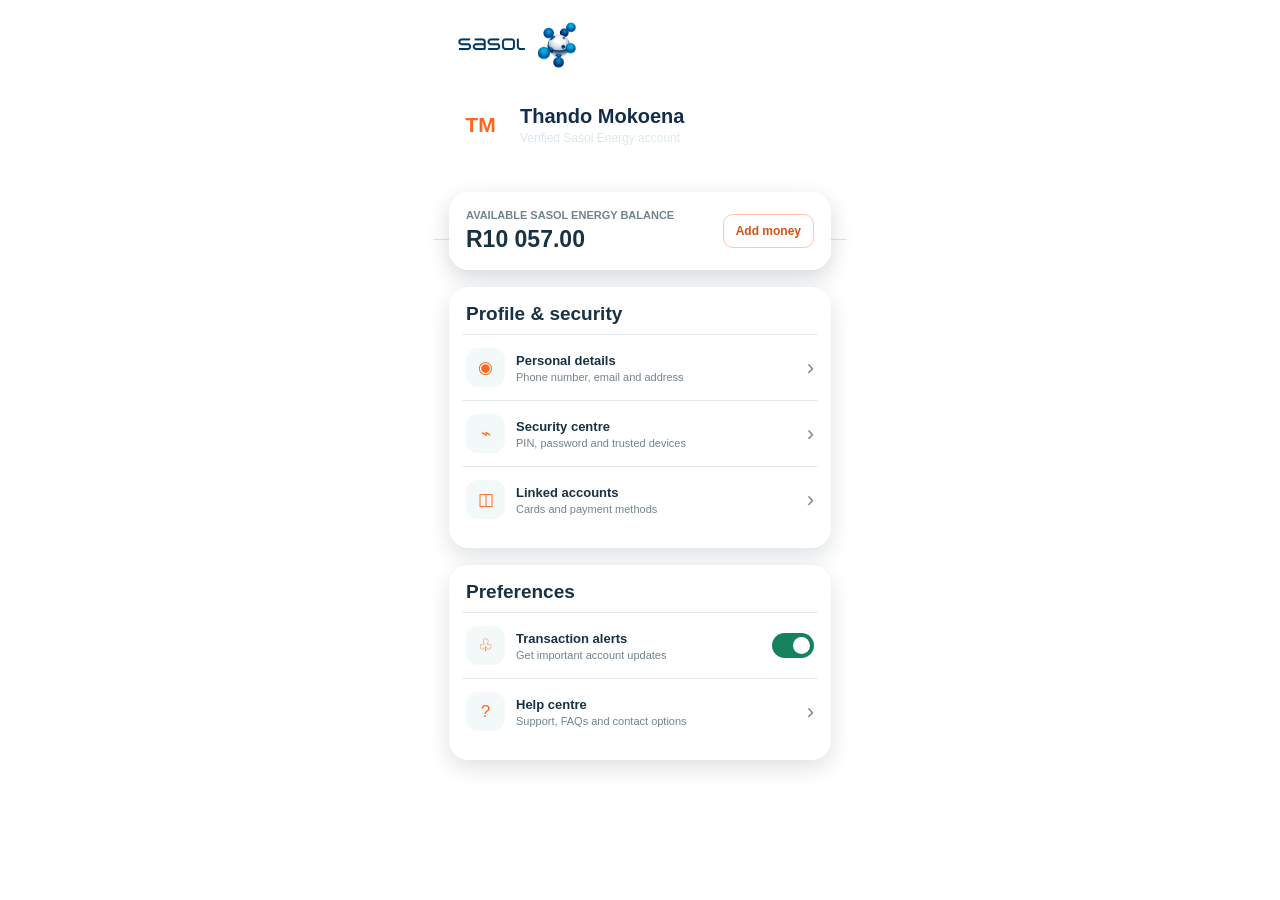
<file: yami-account.html>
<!doctype html>
<html lang="en">
<head>
  <meta charset="utf-8">
  <meta name="viewport" content="width=device-width,initial-scale=1,maximum-scale=1,user-scalable=no">
  <title>Yami account</title>
  <style>
    :root{--ink:#183243;--muted:#71838d;--line:#e3ebee;--orange:#ff671d;--navy:#17394d;--soft:#f3f8f8;--success:#16825b}*{box-sizing:border-box}body{margin:0;background:#17272f;font-family:-apple-system,BlinkMacSystemFont,"Segoe UI",Roboto,Arial,sans-serif;color:var(--ink)}button{font:inherit}.app{max-width:414px;min-height:100vh;margin:auto;padding-bottom:31px;background:linear-gradient(#10243392,#10243392),url('assets/images/main/bg_splash.png') center/cover fixed;box-shadow:0 0 30px #0008}.head{padding:18px 20px 87px;color:#fff;background:linear-gradient(135deg,#17394ded,#0f2939ec)}.top{display:flex;align-items:center}.brand{margin-left:12px;font-size:22px;font-weight:850}.profile{margin-top:25px;display:flex;align-items:center;gap:12px}.avatar{display:grid;place-items:center;width:55px;height:55px;border:2px solid #ffffff6e;border-radius:19px;background:#fff;color:var(--orange);font-size:21px;font-weight:900}.profile b{display:block;font-size:20px}.profile small{display:block;margin-top:3px;color:#d9e8ec;font-size:12px}.body{padding:0 16px 34px}.wallet{display:flex;align-items:center;justify-content:space-between;margin-top:-48px;padding:17px;border-radius:20px;background:#fffffff7;box-shadow:0 8px 21px #001c2d2b}.wallet small{display:block;color:var(--muted);font-size:11px;font-weight:800}.wallet b{display:block;margin-top:5px;font-size:23px}.wallet button{padding:9px 12px;border:1px solid #ffc6a8;border-radius:10px;background:#fff;color:#d75110;font-size:12px;font-weight:850}.card{margin-top:17px;padding:16px 13px;border-radius:20px;background:#fffffff7;box-shadow:0 8px 21px #001c2d22}.card h2{margin:0 4px 9px;font-size:19px}.card p{margin:0 4px 8px;color:var(--muted);font-size:12px}.setting{width:100%;padding:13px 4px;border:0;border-top:1px solid var(--line);background:transparent;display:flex;align-items:center;gap:11px;color:var(--ink);text-align:left}.setting-icon{display:grid;place-items:center;width:39px;height:39px;border-radius:12px;background:var(--soft);color:var(--orange);font-size:17px}.setting-copy{flex:1}.setting-copy b{display:block;font-size:13px}.setting-copy small{display:block;margin-top:3px;color:var(--muted);font-size:11px}.chev{color:#7c8d94;font-size:22px}.switch{width:42px;height:25px;border:0;border-radius:20px;background:#cfdade;position:relative}.switch:after{content:"";position:absolute;top:4px;left:4px;width:17px;height:17px;border-radius:50%;background:#fff;transition:.18s}.switch.on{background:var(--success)}.switch.on:after{left:21px}.sheet-wrap{position:fixed;z-index:5;inset:0;display:none;align-items:end;background:#10293585}.sheet-wrap.open{display:flex}.sheet{width:100%;padding:13px 20px calc(28px + env(safe-area-inset-bottom));border-radius:25px 25px 0 0;background:#fff}.handle{width:36px;height:4px;margin:0 auto 18px;border-radius:3px;background:#d8e0e3}.sheet h2{margin:0;font-size:22px}.sheet p{margin:7px 0 15px;color:var(--muted);font-size:13px;line-height:1.4}.detail{padding:13px;border-radius:14px;background:#f4f8f9}.detail div{display:flex;justify-content:space-between;gap:10px;margin:8px 0;font-size:13px}.done{width:100%;margin-top:16px;padding:14px;border:0;border-radius:12px;background:var(--navy);color:#fff;font-weight:850}.toast{position:fixed;z-index:8;left:50%;bottom:30px;transform:translate(-50%,20px);opacity:0;padding:11px 15px;border-radius:20px;background:#17303e;color:#fff;font-size:13px;white-space:nowrap;transition:.2s}.toast.show{transform:translate(-50%,0);opacity:1}
    .account-card-list{display:grid;gap:10px}.account-card-option{position:relative;display:flex;align-items:center;gap:11px;padding:11px;border:1px solid var(--line);border-radius:14px;background:#fff;cursor:pointer;transition:border-color .18s ease,box-shadow .18s ease}.account-card-option.selected{border-color:var(--orange);box-shadow:0 0 0 2px #ff671d1f}.account-card-option input{position:absolute;opacity:0}.account-card-option .card-radio{display:grid;place-items:center;width:19px;height:19px;border:2px solid #b9c8ce;border-radius:50%;flex:0 0 19px}.account-card-option.selected .card-radio{border-color:var(--orange)}.account-card-option.selected .card-radio:after{width:9px;height:9px;border-radius:50%;background:var(--orange);content:""}.mini-mastercard{position:relative;width:39px;height:25px;flex:0 0 39px}.mini-mastercard:before,.mini-mastercard:after{position:absolute;top:2px;width:23px;height:23px;border-radius:50%;content:""}.mini-mastercard:before{left:0;background:#eb001b}.mini-mastercard:after{right:0;background:#f79e1b;mix-blend-mode:multiply}.account-card-copy{min-width:0}.account-card-copy b{display:block;font-size:12px}.account-card-copy small{display:block;margin-top:2px;color:var(--muted);font-size:10px}.account-card-tag{margin-left:auto;padding:4px 7px;border-radius:8px;background:#fff1ea;color:#d75110;font-size:9px;font-weight:850;white-space:nowrap}
#yami-watermarks { position: fixed; inset: 0; z-index: -1; pointer-events: none; overflow: hidden; display: block; }
.yami-wm-row { position: absolute; white-space: nowrap; font-size: 20vw; font-weight: 900; font-family: -apple-system, sans-serif; color: rgba(255,255,255,0.06); }
.yami-wm-left { left: 0; animation: ym-left linear infinite; }
.yami-wm-right { left: -50%; animation: ym-right linear infinite; }
@keyframes ym-left { 0% { transform: translateY(-50%) translateX(0); } 100% { transform: translateY(-50%) translateX(-30%); } }
@keyframes ym-right { 0% { transform: translateY(-50%) translateX(0); } 100% { transform: translateY(-50%) translateX(30%); } }
.app { background: linear-gradient(rgba(0,0,0,0.5), rgba(0,0,0,0.85)) !important; }
  </style>
<style>.detail .account-card-list{display:grid;margin:0}.detail .account-card-option{display:flex;margin:0}</style>
</head>
<body style="background:url('https://images.unsplash.com/photo-1534447677768-be436bb09401?auto=format&fit=crop&q=80&w=1000') center/cover fixed #000;">
  <div id="yami-watermarks">
    <div class="yami-wm-row yami-wm-left" style="top: 15%; animation-duration: 30s;">Y A M I &nbsp;&nbsp;&nbsp; Y A M I &nbsp;&nbsp;&nbsp; Y A M I &nbsp;&nbsp;&nbsp; Y A M I &nbsp;&nbsp;&nbsp; Y A M I</div>
    <div class="yami-wm-row yami-wm-right" style="top: 35%; animation-duration: 35s;">Y A M I &nbsp;&nbsp;&nbsp; Y A M I &nbsp;&nbsp;&nbsp; Y A M I &nbsp;&nbsp;&nbsp; Y A M I &nbsp;&nbsp;&nbsp; Y A M I</div>
    <div class="yami-wm-row yami-wm-left" style="top: 55%; animation-duration: 25s;">Y A M I &nbsp;&nbsp;&nbsp; Y A M I &nbsp;&nbsp;&nbsp; Y A M I &nbsp;&nbsp;&nbsp; Y A M I &nbsp;&nbsp;&nbsp; Y A M I</div>
    <div class="yami-wm-row yami-wm-right" style="top: 75%; animation-duration: 28s;">Y A M I &nbsp;&nbsp;&nbsp; Y A M I &nbsp;&nbsp;&nbsp; Y A M I &nbsp;&nbsp;&nbsp; Y A M I &nbsp;&nbsp;&nbsp; Y A M I</div>
    <div class="yami-wm-row yami-wm-left" style="top: 95%; animation-duration: 32s;">Y A M I &nbsp;&nbsp;&nbsp; Y A M I &nbsp;&nbsp;&nbsp; Y A M I &nbsp;&nbsp;&nbsp; Y A M I &nbsp;&nbsp;&nbsp; Y A M I</div>
  </div>
  <main class="app"><header class="head"><div class="top"><button class="back" aria-label="Back">‹</button><div class="brand">Yami</div></div><section class="profile"><span class="avatar">TM</span><span><b>Thando Mokoena</b><small>Verified Yami account</small></span></section></header><main class="body"><section class="wallet"><span><small>AVAILABLE YAMI BALANCE</small><b>R10 057.00</b></span><button id="addMoney">Add money</button></section><section class="card"><h2>Profile & security</h2><button class="setting" data-detail="Personal details"><span class="setting-icon">◉</span><span class="setting-copy"><b>Personal details</b><small>Phone number, email and address</small></span><span class="chev">›</span></button><button class="setting" data-detail="Security"><span class="setting-icon">⌁</span><span class="setting-copy"><b>Security centre</b><small>PIN, password and trusted devices</small></span><span class="chev">›</span></button><button class="setting" data-detail="Linked accounts"><span class="setting-icon">◫</span><span class="setting-copy"><b>Linked accounts</b><small>Cards and payment methods</small></span><span class="chev">›</span></button></section><section class="card"><h2>Preferences</h2><button class="setting" id="notifications"><span class="setting-icon">♧</span><span class="setting-copy"><b>Transaction alerts</b><small>Get important account updates</small></span><span class="switch on" id="notificationSwitch"></span></button><button class="setting" data-detail="Help centre"><span class="setting-icon">?</span><span class="setting-copy"><b>Help centre</b><small>Support, FAQs and contact options</small></span><span class="chev">›</span></button></section></main></main><section class="sheet-wrap" id="sheet"><div class="sheet"><div class="handle"></div><h2 id="sheetTitle"></h2><p id="sheetCopy"></p><div class="detail" id="detail"></div><button class="done" id="done">Done</button></div></section><div class="toast" id="toast"></div><script src="/yami-shell.js?v=1"></script><script>
const details={'Personal details':[['Mobile','060 553 4886'],['Email','thando@yami.demo'],['Status','Verified']],Security:[['Yami PIN','Enabled'],['Biometric access','Ready'],['Trusted devices','1 device']], 'Linked accounts':[['Yami main balance','Primary'],['Bank card','•••• 4821'],['Auto top-up','Off']], 'Help centre':[['In-app support','Available'],['Emergency help','Available 24/7'],['Case reference','Create a request']]};const toastEl=document.getElementById('toast');const showToast=t=>{toastEl.textContent=t;toastEl.classList.add('show');clearTimeout(window.accountToast);window.accountToast=setTimeout(()=>toastEl.classList.remove('show'),1800)};document.querySelectorAll('[data-detail]').forEach(button=>button.onclick=()=>{const title=button.dataset.detail;sheetTitle.textContent=title;sheetCopy.textContent=title==='Help centre'?'Choose the option that works best for you.':'Your Yami account details are protected and ready to manage.';detail.innerHTML=details[title].map(([label,value])=>`<div><span>${label}</span><b>${value}</b></div>`).join('');sheet.classList.add('open')});notifications.onclick=()=>{notificationSwitch.classList.toggle('on');showToast(`Transaction alerts ${notificationSwitch.classList.contains('on')?'enabled':'paused'}`)};addMoney.onclick=()=>{sheetTitle.textContent='Add money';sheetCopy.textContent='This demo keeps your Yami main balance protected.';detail.innerHTML='<div><span>Payment source</span><b>Linked bank card</b></div><div><span>Suggested top-up</span><b>R500.00</b></div>';sheet.classList.add('open')};done.onclick=()=>sheet.classList.remove('open');
</script><script>
(() => {
  const addMoney = document.getElementById('addMoney');
  const done = document.getElementById('done');
  const detail = document.getElementById('detail');
  if (!addMoney || !detail) return;
  addMoney.onclick = () => {
    sheetTitle.textContent = 'Add money';
    sheetCopy.textContent = 'Choose a saved card for your secure Yami top-up.';
    detail.innerHTML = '<div class="account-card-list"><label class="account-card-option selected"><input type="radio" name="yami-card" value="mastercard" checked><span class="card-radio"></span><span class="mini-mastercard" aria-hidden="true"></span><span class="account-card-copy"><b>Mastercard •••• 4821</b><small>Expires 12/29 · Test card</small></span><span class="account-card-tag">SELECTED</span></label><label class="account-card-option"><input type="radio" name="yami-card" value="visa"><span class="card-radio"></span><span style="display:grid;place-items:center;width:39px;height:25px;border-radius:6px;background:#173b8f;color:#fff;font-size:11px;font-weight:900;font-style:italic">VISA</span><span class="account-card-copy"><b>Visa •••• 1188</b><small>Expires 08/28 · Saved card</small></span></label></div>';
    detail.querySelectorAll('.account-card-option').forEach(option => option.addEventListener('click', () => {
      detail.querySelectorAll('.account-card-option').forEach(item => item.classList.remove('selected'));
      option.classList.add('selected');
      option.querySelector('input').checked = true;
      detail.querySelectorAll('.account-card-tag').forEach(tag => tag.remove());
      const tag = document.createElement('span'); tag.className = 'account-card-tag'; tag.textContent = 'SELECTED'; option.appendChild(tag);
    }));
    sheet.classList.add('open');
  };
  done.textContent = 'Continue';
  done.onclick = () => { sheet.classList.remove('open'); showToast(`Card selected: ${detail.querySelector('input:checked')?.value === 'visa' ? 'Visa •••• 1188' : 'Mastercard •••• 4821'}`); };
})();
</script></body></html>
</file>
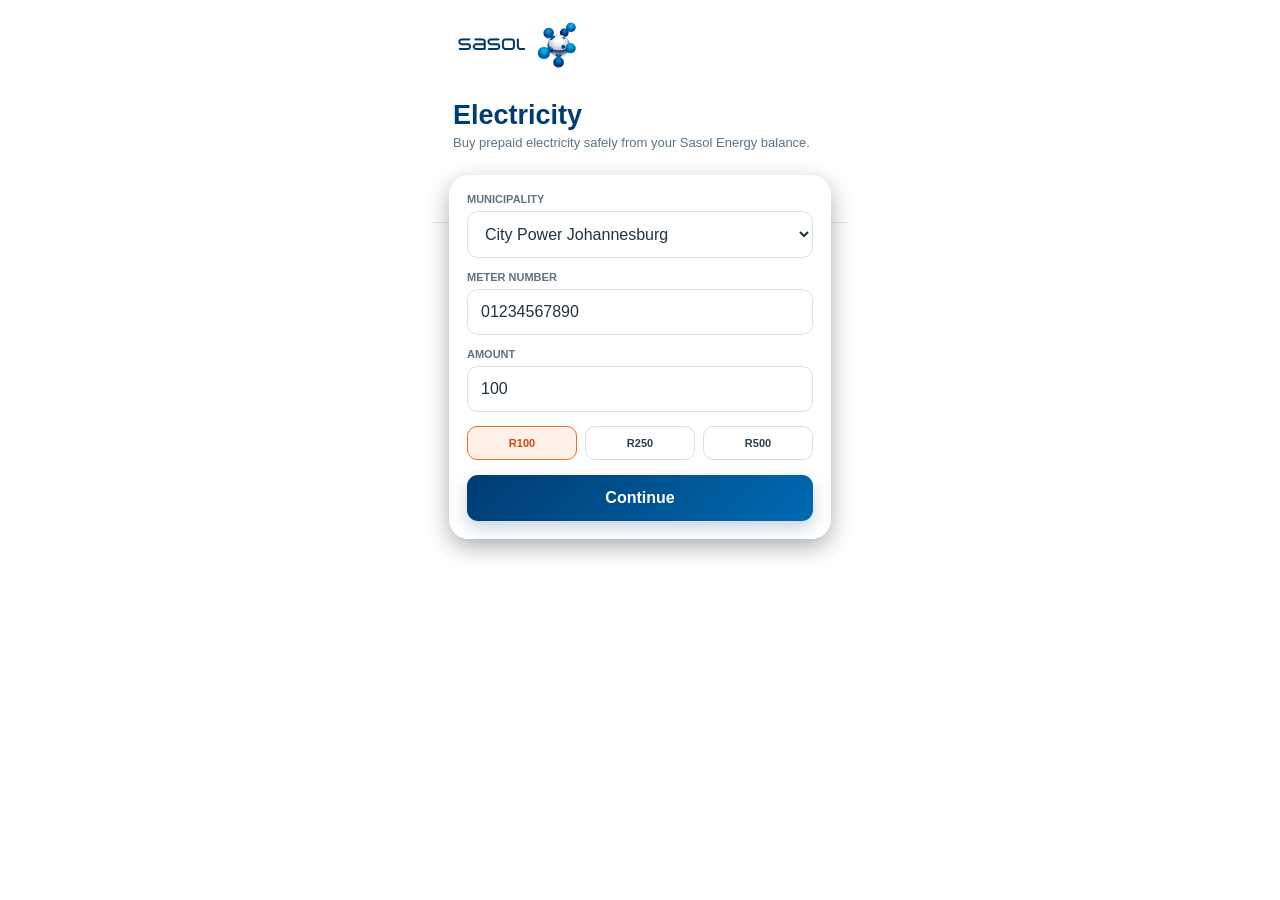
<file: yami-electricity.html>
<!doctype html>
<html lang="en">
<head>
  <meta charset="utf-8">
  <meta name="viewport" content="width=device-width,initial-scale=1,maximum-scale=1,user-scalable=no">
  <title>Yami Electricity</title>
  <style>
    :root{--ink:#1b3040;--brand:#f36a21;--muted:#70828c}*{box-sizing:border-box}body{margin:0;background:#17272f;font-family:-apple-system,BlinkMacSystemFont,"Segoe UI",Roboto,Arial,sans-serif;color:var(--ink)}button,input,select{font:inherit}.app{max-width:414px;min-height:100vh;margin:auto;background:linear-gradient(#102433a8,#102433a8),url('assets/images/main/bg_splash.png') center/cover fixed;box-shadow:0 0 30px #0008}.head{padding:18px 20px 72px;background:linear-gradient(135deg,#f66b22ed,#c94a0de8);color:#fff}.top{display:flex;align-items:center}.back{display:grid;place-items:center;width:40px;height:40px;border:0;border-radius:50%;background:#ffffff25;color:#fff;font-size:27px}.brand{margin-left:11px;font-size:22px;font-weight:850}.head h1{margin:28px 0 4px;font-size:27px}.head p{margin:0;color:#fff0e8;font-size:13px}.body{padding:0 16px 35px}.card{margin-top:-48px;padding:18px;border-radius:20px;background:#fffffff5;box-shadow:0 8px 22px #00131e55}.card label{display:block;margin:13px 0 6px;color:#61737d;font-size:11px;font-weight:800}.card label:first-child{margin-top:0}.card input,.card select{width:100%;padding:13px;border:1px solid #d9e5e1;border-radius:11px;background:#fff;color:#21333e}.packages{display:grid;grid-template-columns:repeat(3,1fr);gap:8px;margin-top:14px}.package{padding:10px 4px;border:1px solid #d6e0e4;border-radius:10px;background:#fff;color:#2c414c;font-size:11px;font-weight:800}.package.selected{border-color:var(--brand);background:#fff0e8;color:#cf4c10}.primary{width:100%;margin-top:15px;padding:14px;border:0;border-radius:11px;background:var(--brand);color:#fff;font-weight:800}.summary{display:none;margin-top:18px;padding:16px;border-radius:16px;background:#f8fafb;box-shadow:0 8px 22px #00131e33}.summary h2{margin:0 0 4px;font-size:20px}.summary p{margin:0 0 13px;color:var(--muted);font-size:12px}.summary div{display:flex;justify-content:space-between;gap:10px;margin:9px 0;font-size:13px}.summary b{font-weight:800}.notice{display:none;margin-top:17px;padding:16px;border-radius:15px;background:#e6f7ed;color:#187347}.notice b{display:block;margin-bottom:5px;font-size:17px}.secondary{width:100%;margin-top:9px;padding:11px;border:1px solid #f0a87e;border-radius:11px;background:#fff;color:#cf4c10;font-weight:800}
#yami-watermarks { position: fixed; inset: 0; z-index: -1; pointer-events: none; overflow: hidden; display: block; }
.yami-wm-row { position: absolute; white-space: nowrap; font-size: 20vw; font-weight: 900; font-family: -apple-system, sans-serif; color: rgba(255,255,255,0.06); }
.yami-wm-left { left: 0; animation: ym-left linear infinite; }
.yami-wm-right { left: -50%; animation: ym-right linear infinite; }
@keyframes ym-left { 0% { transform: translateY(-50%) translateX(0); } 100% { transform: translateY(-50%) translateX(-30%); } }
@keyframes ym-right { 0% { transform: translateY(-50%) translateX(0); } 100% { transform: translateY(-50%) translateX(30%); } }
.app { background: linear-gradient(rgba(0,0,0,0.5), rgba(0,0,0,0.85)) !important; }
  </style>
</head>
<body style="background:url('https://images.unsplash.com/photo-1534447677768-be436bb09401?auto=format&fit=crop&q=80&w=1000') center/cover fixed #000;">
  <div id="yami-watermarks">
    <div class="yami-wm-row yami-wm-left" style="top: 15%; animation-duration: 30s;">Y A M I &nbsp;&nbsp;&nbsp; Y A M I &nbsp;&nbsp;&nbsp; Y A M I &nbsp;&nbsp;&nbsp; Y A M I &nbsp;&nbsp;&nbsp; Y A M I</div>
    <div class="yami-wm-row yami-wm-right" style="top: 35%; animation-duration: 35s;">Y A M I &nbsp;&nbsp;&nbsp; Y A M I &nbsp;&nbsp;&nbsp; Y A M I &nbsp;&nbsp;&nbsp; Y A M I &nbsp;&nbsp;&nbsp; Y A M I</div>
    <div class="yami-wm-row yami-wm-left" style="top: 55%; animation-duration: 25s;">Y A M I &nbsp;&nbsp;&nbsp; Y A M I &nbsp;&nbsp;&nbsp; Y A M I &nbsp;&nbsp;&nbsp; Y A M I &nbsp;&nbsp;&nbsp; Y A M I</div>
    <div class="yami-wm-row yami-wm-right" style="top: 75%; animation-duration: 28s;">Y A M I &nbsp;&nbsp;&nbsp; Y A M I &nbsp;&nbsp;&nbsp; Y A M I &nbsp;&nbsp;&nbsp; Y A M I &nbsp;&nbsp;&nbsp; Y A M I</div>
    <div class="yami-wm-row yami-wm-left" style="top: 95%; animation-duration: 32s;">Y A M I &nbsp;&nbsp;&nbsp; Y A M I &nbsp;&nbsp;&nbsp; Y A M I &nbsp;&nbsp;&nbsp; Y A M I &nbsp;&nbsp;&nbsp; Y A M I</div>
  </div>
  <main class="app"><header class="head"><div class="top"><button class="back" aria-label="Back">‹</button><div class="brand">Yami</div></div><h1>Electricity</h1><p>Buy prepaid electricity safely from your Yami balance.</p></header><main class="body"><section class="card" id="formCard"><label>MUNICIPALITY</label><select id="municipality"><option value="">Select municipality</option><option>City Power Johannesburg</option><option>City of Cape Town</option><option>eThekwini Electricity</option><option>Nelson Mandela Bay</option></select><label>METER NUMBER</label><input id="meter" inputmode="numeric" placeholder="Enter 11-digit meter number"><label>AMOUNT</label><input id="amount" inputmode="decimal" placeholder="Enter an amount"><div class="packages"><button class="package selected" data-amount="100">R100</button><button class="package" data-amount="250">R250</button><button class="package" data-amount="500">R500</button></div><button class="primary" id="continue">Continue</button></section><section class="summary" id="summary"><h2>Confirm electricity purchase</h2><p>Your prepaid token will be generated immediately after confirmation.</p><div><span>Municipality</span><b id="confirmMunicipality"></b></div><div><span>Meter number</span><b id="confirmMeter"></b></div><div><span>Purchase amount</span><b id="confirmAmount"></b></div><div><span>Payment source</span><b>Yami main balance</b></div><button class="primary" id="confirm">Confirm and pay</button><button class="secondary" id="edit">Edit details</button></section><section class="notice" id="notice"><b>Electricity token ready ✓</b><span id="tokenText"></span></section></main></main>
  <script src="/yami-wallet.js?v=1"></script><script>
    const municipality=document.getElementById('municipality'),meter=document.getElementById('meter'),amount=document.getElementById('amount'),formCard=document.getElementById('formCard'),summary=document.getElementById('summary'),notice=document.getElementById('notice');let selectedAmount=100;municipality.selectedIndex=1;meter.value='01234567890';
    const back=()=>{if(parent!==window)parent.postMessage({type:'yami:closeMiniApp'},'*');else location.assign('/tabs/home/home/');};document.querySelector('.back').onclick=back;
    document.querySelectorAll('.package').forEach(button=>button.onclick=()=>{selectedAmount=Number(button.dataset.amount);amount.value=selectedAmount;document.querySelectorAll('.package').forEach(item=>item.classList.toggle('selected',item===button));});amount.value=selectedAmount;
    document.getElementById('continue').onclick=()=>{if(!municipality.value){municipality.focus();return;}if(!/^\d{11}$/.test(meter.value.replace(/\s/g,''))){meter.focus();return;}const purchase=Number(amount.value);if(!Number.isFinite(purchase)||purchase<10){amount.focus();return;}selectedAmount=purchase;document.getElementById('confirmMunicipality').textContent=municipality.value;document.getElementById('confirmMeter').textContent=meter.value;document.getElementById('confirmAmount').textContent=`R${purchase.toFixed(2)}`;formCard.style.display='none';summary.style.display='block';};
    document.getElementById('edit').onclick=()=>{summary.style.display='none';formCard.style.display='block';};document.getElementById('confirm').onclick=()=>{const result=YamiWallet.debit(selectedAmount,{label:'Prepaid electricity',category:'Services',detail:`${municipality.value} · ${meter.value}`});if(!result.ok){document.getElementById('confirm').textContent='Insufficient Yami balance';return;}summary.style.display='none';notice.style.display='block';const token=Array.from({length:4},()=>String(Math.floor(1000+Math.random()*9000))).join(' ');document.getElementById('tokenText').textContent=`Token: ${token}. ${YamiWallet.format(selectedAmount)} has been charged from your Yami main balance. Balance: ${result.formatted}.`;};
  </script>
</body>
</html>
</file>
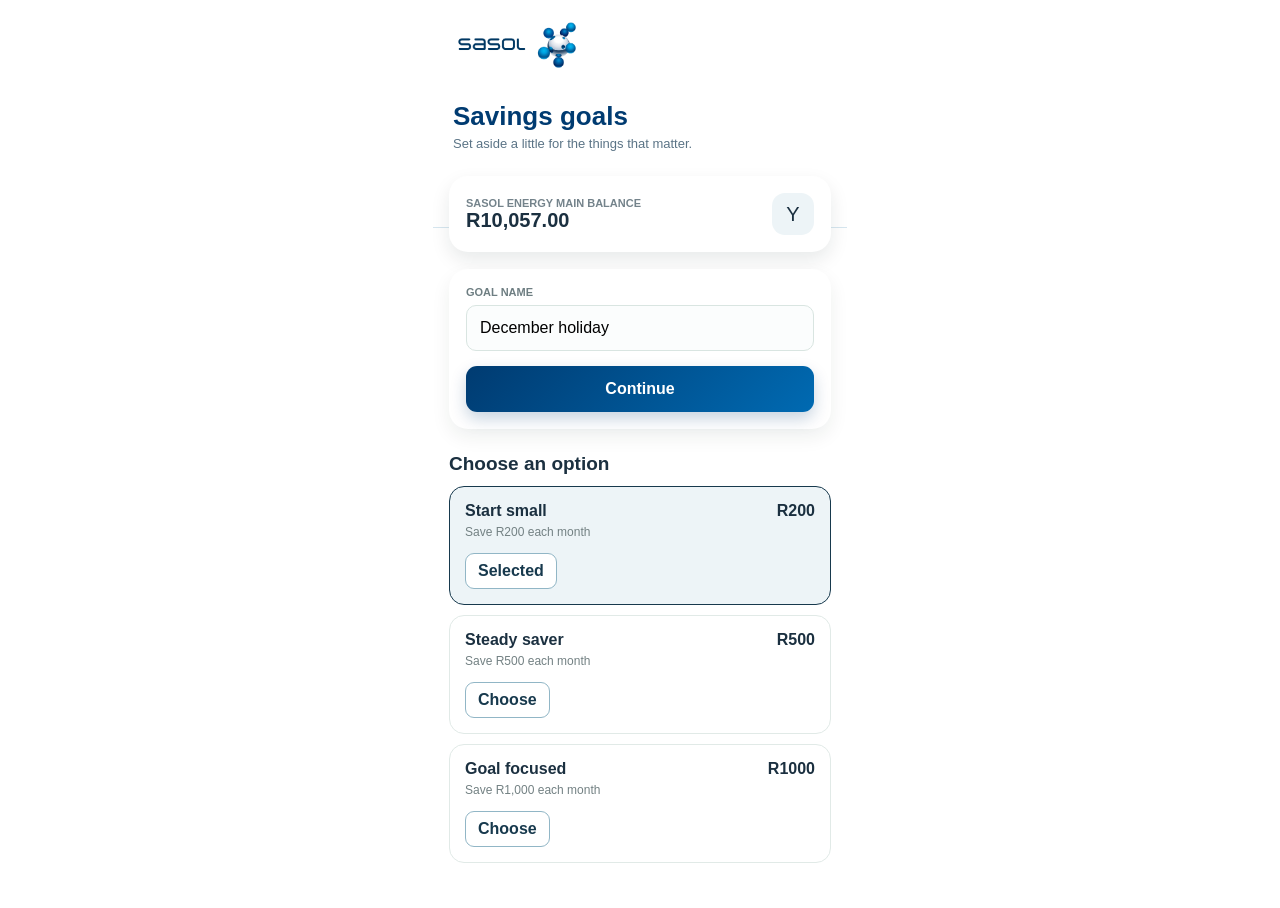
<file: yami-finance.html>
<!doctype html>
<html lang="en">
<head>
  <meta charset="utf-8">
  <meta name="viewport" content="width=device-width,initial-scale=1,maximum-scale=1,user-scalable=no">
  <title>Yami Finances</title>
  <style>
    :root{--ink:#1b3040;--brand:#17394d;--tint:#edf4f7;--success:#1d7b51}*{box-sizing:border-box}body{margin:0;background:#17272f;font-family:-apple-system,BlinkMacSystemFont,"Segoe UI",Roboto,Arial,sans-serif;color:var(--ink)}button,input{font:inherit}.app{max-width:414px;min-height:100vh;margin:auto;background:#f7fafb;box-shadow:0 0 30px #0008}.head{padding:18px 20px 76px;background:linear-gradient(135deg,#183e54,#102938);color:#fff}.top{display:flex;align-items:center}.back{display:grid;place-items:center;width:40px;height:40px;border-radius:50%;background:#ffffff20;color:#fff;text-decoration:none;font-size:27px}.brand{margin-left:11px;font-size:22px;font-weight:850}.head h1{margin:29px 0 4px;font-size:26px}.head p{margin:0;color:#d1e4ec;font-size:13px}.body{padding:0 16px 35px}.wallet{display:flex;justify-content:space-between;align-items:center;margin-top:-52px;padding:17px;border-radius:19px;background:#fff;box-shadow:0 8px 19px #00251b18}.wallet small{display:block;color:#74838b;font-size:11px;font-weight:700}.wallet b{font-size:20px}.wallet span{display:grid;place-items:center;width:42px;height:42px;border-radius:13px;background:#edf4f7;font-size:20px}.card{margin-top:17px;padding:17px;border-radius:19px;background:#fff;box-shadow:0 8px 19px #00251b12}.card label{display:block;margin:0 0 7px;color:#6e7e82;font-size:11px;font-weight:800}.card input{width:100%;padding:13px;border:1px solid #d9e5e1;border-radius:10px;background:#fbfdfd}.title{margin:24px 0 11px;font-size:19px}.plan{margin-bottom:10px;padding:15px;border:1px solid #e1eae7;border-radius:15px;background:#fff}.plan.selected{border-color:#17394d;background:#edf4f7}.row{display:flex;justify-content:space-between;gap:12px}.plan b{font-size:16px}.plan p{margin:5px 0;color:#738183;font-size:12px}.pick{margin-top:9px;padding:8px 12px;border:1px solid #91b6c6;border-radius:9px;background:#fff;color:#17394d;font-weight:800}.primary{width:100%;margin-top:15px;padding:14px;border:0;border-radius:11px;background:#17394d;color:#fff;font-weight:800}.receipt{display:none;margin-top:18px;padding:17px;border-radius:15px;background:#e7f6ed;color:#1b7545}.receipt b{display:block;margin-bottom:6px;font-size:17px}.modal{position:fixed;z-index:5;inset:0;display:none;align-items:end;background:#00251d80}.modal.open{display:flex}.sheet{width:100%;padding:14px 20px calc(27px + env(safe-area-inset-bottom));border-radius:24px 24px 0 0;background:#fff}.handle{width:34px;height:4px;margin:0 auto 17px;border-radius:3px;background:#d9e2df}.summary{margin-top:13px;padding:12px;border-radius:11px;background:#f2f7f5;font-size:13px}.summary div{display:flex;justify-content:space-between;gap:12px;margin:7px}.cancel{width:100%;margin-top:9px;padding:10px;border:0;background:none;color:#65747a;font-weight:700}
  </style>
</head>
<body>
  <main class="app">
    <header class="head"><div class="top"><a class="back" href="/tabs/home/home/">‹</a><div class="brand">Yami finances</div></div><h1 id="title"></h1><p id="intro"></p></header>
    <main class="body"><section class="wallet"><div><small>YAMI MAIN BALANCE</small><b id="wallet">R10,057.00</b></div><span>Y</span></section><section class="card"><label id="inputLabel"></label><input id="reference"><button class="primary" id="continueButton">Continue</button></section><h2 class="title">Choose an option</h2><div id="plans"></div><section class="receipt" id="receipt"><b id="receiptTitle">Completed successfully ✓</b><span id="receiptText"></span></section></main>
  </main>
  <div class="modal" id="modal"><section class="sheet"><div class="handle"></div><h2 id="modalTitle">Confirm request</h2><p style="color:#71807f;font-size:13px">This is a Yami demo. Review the details before confirming.</p><div class="summary" id="summary"></div><button class="primary" id="confirmButton">Confirm</button><button class="cancel" id="cancelButton">Cancel</button></section></div>
  <script src="/yami-wallet.js?v=1"></script><script>
    const mode = new URLSearchParams(location.search).get('mode') || 'savings';
    const modes = {
      savings:{title:'Savings goals',intro:'Set aside a little for the things that matter.',label:'GOAL NAME',placeholder:'e.g. December holiday',value:'December holiday',verb:'Savings plan activated',plans:[['Start small','Save R200 each month',200],['Steady saver','Save R500 each month',500],['Goal focused','Save R1,000 each month',1000]]},
      invest:{title:'Invest with Yami',intro:'Explore simple ways to start growing your money.',label:'INVESTMENT GOAL',placeholder:'e.g. Long-term growth',value:'Long-term growth',verb:'Investment instruction created',plans:[['Starter portfolio','Start with R250',250],['Growth portfolio','Start with R500',500],['Balanced portfolio','Start with R1,000',1000]]},
      credit:{title:'Credit options',intro:'See a simple, transparent finance estimate.',label:'PURPOSE OF CREDIT',placeholder:'e.g. Home appliance',value:'Home appliance',verb:'Credit enquiry received',plans:[['Flex credit','Estimated limit up to R1,000',0],['Everyday credit','Estimated limit up to R3,000',0],['Planned purchase','Estimated limit up to R7,500',0]]}
    };
    const config = modes[mode] || modes.savings;
    const titleEl=document.getElementById('title'), introEl=document.getElementById('intro'), inputLabelEl=document.getElementById('inputLabel'), referenceEl=document.getElementById('reference'), plansEl=document.getElementById('plans'), summaryEl=document.getElementById('summary'), modalEl=document.getElementById('modal'), receiptEl=document.getElementById('receipt'), receiptTitleEl=document.getElementById('receiptTitle'), receiptTextEl=document.getElementById('receiptText'), walletEl=document.getElementById('wallet');
    let selected=0, wallet=YamiWallet.get();walletEl.textContent=YamiWallet.format(wallet);
    titleEl.textContent=config.title;introEl.textContent=config.intro;inputLabelEl.textContent=config.label;referenceEl.placeholder=config.placeholder;referenceEl.value=config.value;
    document.querySelector('.back').onclick=event=>{event.preventDefault();if(parent!==window)parent.postMessage({type:'yami:closeMiniApp'},'*');else location.assign('/tabs/home/home/');};
    function render(){plansEl.innerHTML=config.plans.map((plan,index)=>`<article class="plan ${selected===index?'selected':''}"><div class="row"><b>${plan[0]}</b><b>${plan[2] ? `R${plan[2]}` : 'Estimate'}</b></div><p>${plan[1]}</p><button class="pick" onclick="selectPlan(${index})">${selected===index?'Selected':'Choose'}</button></article>`).join('');}
    function selectPlan(index){selected=index;render();}
    document.getElementById('continueButton').onclick=()=>{if(!referenceEl.value.trim()){referenceEl.focus();return;}const plan=config.plans[selected];summaryEl.innerHTML=`<div><span>${config.label}</span><b>${referenceEl.value}</b></div><div><span>${plan[0]}</span><b>${plan[1]}</b></div><div><span>Yami main balance</span><b>R${wallet.toLocaleString('en-ZA',{minimumFractionDigits:2})}</b></div>`;document.getElementById('modalTitle').textContent=mode==='credit'?'Confirm enquiry':'Confirm selection';document.getElementById('confirmButton').textContent=mode==='credit'?'Submit enquiry':`Confirm R${plan[2]}.00`;modalEl.classList.add('open');};
    document.getElementById('cancelButton').onclick=()=>modalEl.classList.remove('open');
    document.getElementById('confirmButton').onclick=()=>{const plan=config.plans[selected];let result={ok:true,balance:YamiWallet.get()};if(plan[2])result=YamiWallet.debit(plan[2],{label:config.title,category:'Services',detail:referenceEl.value});if(!result.ok){document.getElementById('confirmButton').textContent='Insufficient Yami balance';return;}modalEl.classList.remove('open');wallet=result.balance;walletEl.textContent=YamiWallet.format(wallet);receiptEl.style.display='block';receiptTitleEl.textContent=`${config.verb} ✓`;receiptTextEl.textContent=mode==='credit'?`Your ${plan[0].toLowerCase()} enquiry for ${referenceEl.value} is ready for review.`:`Your ${plan[0].toLowerCase()} for ${referenceEl.value} is set up. New balance: ${YamiWallet.format(wallet)}.`;};
    render();
  </script>
</body>
</html>
</file>
<file: ekurhuleni-bus-overrides.css>
/* Match the current Yami Ekurhuleni Bus dashboard inside the Sasol shell. */
:root { --navy:#0b5960; --navy-2:#0f7772; --lime:#c7df3a; --ink:#173c3e; --muted:#64777a; --paper:#f7faf7; --line:#dce8e3; --amber:#f0ca28; }

body { background:#e9f0ec; }

.dashboard { padding-top:30px; }

.dashboard-header {
  position:relative;
  min-height:264px;
  margin:-30px -20px 0;
  padding:28px 20px 100px;
  align-items:start;
  color:#fff;
  background-color:#0b5960;
  background-image:linear-gradient(180deg,#063d4370,#063b41dc),url('assets/ekurhuleni-bus-hero.png');
  background-position:center,center;
  background-repeat:no-repeat;
  background-size:100% 100%,contain;
}

.dashboard-header button { position:relative; z-index:1; color:#fff; }
.dashboard-header strong { position:relative; z-index:1; color:#fff; text-shadow:0 2px 12px #062a2a99; }
.dashboard-header::before { position:absolute; bottom:156px; left:22px; color:#e1f36d; content:'KTVR BUS SERVICE'; font-size:10px; font-weight:800; letter-spacing:.16em; }
.dashboard-header::after { position:absolute; bottom:79px; left:22px; max-width:250px; color:#fff; content:'Your city,\A one tap away.'; font-size:30px; font-weight:800; letter-spacing:-1.25px; line-height:1.02; white-space:pre-line; text-shadow:0 2px 14px #062a2acc; }

.dashboard-balance { position:relative; margin:-62px 0 0; background:linear-gradient(135deg,#07515a,#178d72); box-shadow:0 14px 28px #0644473b; }
.balance-label { color:#d8efdf; }
.dashboard-balance .amount { color:#f0faad; }
.mini-topup { background:#d2e94f; color:#0a5053; }
.dash-actions { margin:20px 0; }
.dash-actions i { color:#137162; box-shadow:0 8px 22px #0b65541c; }
.tag-card { border-color:#d8e8df; color:#0c5d5e; }
.tag-card > i { background:#147266; }
.tag-card em,.tag-card em small { color:#1b8c62; }
.item-icon { background:#e4f3e5; color:#17735c; }
.nav { box-shadow:0 5px 18px #0b615520; }
.nav .active { color:#137260; }
.nav .active i { background:#e0f29c; color:#176850; }

.tap-icon svg { width:38px; height:38px; }

@media(max-width:520px) {
  .dashboard-header { background-size:100% 100%,contain; }
}
</file>
<file: sasol-app.css>
:root { --blue:#003b71; --blue-2:#00549a; --cyan:#00a8e0; --ink:#153454; --muted:#658097; --line:#d9e7ef; --surface:#f4f9fc; --yellow:#ffcb05; }
* { box-sizing:border-box; }
html { background:#fff; }
body { min-width:320px; margin:0; padding:0 0 calc(78px + env(safe-area-inset-bottom)); background:#fff; color:var(--ink); font-family:Inter,-apple-system,BlinkMacSystemFont,"Segoe UI",Roboto,Arial,sans-serif; }
button { font:inherit; }
button:focus-visible { outline:3px solid rgba(0,168,224,.45); outline-offset:3px; }
.shell { width:min(100%,760px); margin:0 auto; padding:calc(18px + env(safe-area-inset-top)) 18px 28px; }
.topbar { display:flex; min-height:86px; align-items:center; justify-content:space-between; overflow:hidden; padding:5px 15px 5px 20px; border:1px solid var(--line); border-radius:23px; background:#fff; box-shadow:0 12px 25px rgba(0,59,113,.1); }
.topbar__logo { display:block; width:142px; height:72px; object-fit:contain; }
.topbar__actions { display:flex; align-items:center; gap:9px; }
.icon-button { display:grid; width:41px; height:41px; place-items:center; border:1px solid var(--line); border-radius:14px; background:#fff; color:var(--blue); cursor:pointer; }
.icon-button--scan { border-color:#f1dc7c; background:#fff9df; color:#aa7900; }
.icon-button svg { width:22px; height:22px; fill:none; stroke:currentColor; stroke-linecap:round; stroke-linejoin:round; stroke-width:1.8; }
.welcome { padding:29px 1px 18px; }
.welcome p,.section-heading p { margin:0 0 5px; color:var(--cyan); font-size:10px; font-weight:850; letter-spacing:1.1px; }
.welcome h1 { max-width:470px; margin:0; color:var(--blue); font-size:clamp(28px,7vw,40px); line-height:1.04; letter-spacing:-1.3px; }
.welcome span { display:block; margin-top:9px; color:var(--muted); font-size:14px; line-height:1.45; }
.balance-card { position:relative; display:flex; min-height:147px; align-items:center; justify-content:space-between; overflow:hidden; padding:24px; border-radius:25px; background:linear-gradient(125deg,#003b71,#005ca4); box-shadow:0 14px 26px rgba(0,59,113,.22); color:#fff; }
.balance-card::after { position:absolute; right:-80px; bottom:-110px; width:250px; height:250px; border:1px solid rgba(255,255,255,.18); border-radius:50%; content:""; }
.balance-card p { position:relative; z-index:1; margin:0 0 7px; color:#cbe6f7; font-size:12px; font-weight:700; }
.balance-card strong { position:relative; z-index:1; display:block; font-size:31px; letter-spacing:-1px; }
.balance-card span { position:relative; z-index:1; display:block; margin-top:8px; color:#d9effa; font-size:11px; }
.balance-card__orb { position:relative; z-index:1; width:67px; height:67px; flex:0 0 67px; border:8px solid rgba(255,255,255,.87); border-radius:50%; background:radial-gradient(circle at 34% 28%,#38c9ff 0 8%,#0087d1 33%,#004a8d 70%); box-shadow:20px 14px 0 -17px #00a8e0,-17px 15px 0 -16px #1bb9ed,2px -21px 0 -18px #0b87cb; }
.quick-actions { display:grid; grid-template-columns:repeat(4,1fr); gap:9px; margin:17px 0 29px; }
.quick-actions button,.service-grid button { min-width:0; border:0; background:transparent; color:var(--ink); cursor:pointer; }
.quick-actions button { display:flex; min-height:88px; flex-direction:column; align-items:center; justify-content:center; gap:8px; border:1px solid var(--line); border-radius:17px; background:#fff; box-shadow:0 4px 12px rgba(0,59,113,.06); color:#36536c; font-size:10px; font-weight:750; line-height:1.15; text-align:center; }
.quick-actions__icon { display:grid; width:33px; height:33px; place-items:center; border-radius:11px; background:#eaf7fd; color:var(--blue); }
.quick-actions__icon svg { width:18px; height:18px; fill:none; stroke:currentColor; stroke-linecap:round; stroke-linejoin:round; stroke-width:1.8; }
.feature { position:relative; display:flex; min-height:183px; align-items:flex-end; overflow:hidden; padding:19px; border-radius:23px; background-position:center; background-size:cover; box-shadow:0 9px 20px rgba(0,59,113,.14); color:#fff; }
.feature::before { position:absolute; z-index:0; inset:0; background:linear-gradient(180deg,rgba(0,38,73,.04),rgba(0,44,82,.88)); content:""; }
.feature > div { position:relative; z-index:1; max-width:270px; }
.feature span { color:#9ce1ff; font-size:10px; font-weight:900; letter-spacing:1.1px; }
.feature h2 { margin:7px 0 3px; font-size:23px; line-height:1.08; letter-spacing:-.5px; }
.feature p { margin:0; color:#e2f4ff; font-size:12px; line-height:1.4; }
.feature--station { background-image:url('assets/brand/sasol-station.jpg'); }
.feature--plant { min-height:165px; margin-top:20px; background-image:url('assets/brand/sasol-plant.jpg'); }
.section-heading { display:flex; align-items:end; justify-content:space-between; margin:29px 1px 13px; }
.section-heading h2 { margin:0; color:var(--blue); font-size:22px; letter-spacing:-.4px; }
.section-heading button { border:0; background:transparent; color:var(--blue); font-size:12px; font-weight:850; cursor:pointer; }
.service-grid { display:grid; grid-template-columns:repeat(4,1fr); gap:10px; }
.service-grid button { display:flex; min-height:112px; flex-direction:column; align-items:center; justify-content:center; gap:9px; border:1px solid #d3e5ef; border-radius:18px; background:#fff; box-shadow:0 6px 15px rgba(0,59,113,.055); color:#395873; font-size:10px; font-weight:800; line-height:1.15; text-align:center; }
.service-grid button:active { transform:scale(.98); }
.service-icon { display:grid; width:48px; height:48px; place-items:center; border-radius:16px; background:#e7f5fb; color:var(--blue); font-size:25px; font-weight:800; }
.service-icon--blue,.service-icon--yellow { background:#e7f5fb; color:var(--blue); }
.demo-notice { margin:20px 0 0; padding:13px 14px; border-radius:15px; background:var(--surface); color:#59748a; font-size:11px; line-height:1.5; }
.demo-notice b { color:var(--blue); }
.bottom-nav { position:fixed; z-index:10; right:0; bottom:0; left:0; display:flex; height:calc(68px + env(safe-area-inset-bottom)); align-items:flex-start; justify-content:space-around; padding:10px 12px env(safe-area-inset-bottom); border-top:1px solid var(--line); background:rgba(255,255,255,.96); backdrop-filter:blur(13px); }
.bottom-nav button { display:flex; width:54px; flex-direction:column; align-items:center; gap:4px; border:0; background:transparent; color:#8095a5; font-size:8px; font-weight:750; cursor:pointer; }
.bottom-nav button.is-active { color:var(--blue); }
.bottom-nav svg { width:21px; height:21px; fill:none; stroke:currentColor; stroke-linecap:round; stroke-linejoin:round; stroke-width:1.8; }
.mini-app { position:fixed; z-index:100; inset:0; display:none; background:#fff; }
.mini-app.is-open { display:flex; flex-direction:column; }
.mini-app__bar { display:flex; min-height:68px; align-items:center; justify-content:space-between; padding:6px 14px; border-bottom:1px solid #174773; background:#012d5c; }
.mini-app__bar > div { display:flex; align-items:center; gap:12px; color:#fff; font-size:15px; font-weight:850; }
.mini-app__bar img { width:62px; height:56px; object-fit:contain; }
.mini-app__bar button { display:grid; width:36px; height:36px; place-items:center; border:1px solid rgba(255,255,255,.3); border-radius:50%; background:rgba(255,255,255,.12); color:#fff; font-size:28px; line-height:1; cursor:pointer; }
.mini-app iframe { width:100%; flex:1; border:0; background:#fff; }
@media (min-width:760px) { body { background:#edf5f9; } .shell { min-height:100vh; background:#fff; box-shadow:0 0 55px rgba(0,59,113,.09); } .bottom-nav { right:calc((100% - 760px)/2); left:calc((100% - 760px)/2); } }
@media (max-width:370px) { .shell { padding-right:13px; padding-left:13px; } .quick-actions { gap:6px; } .quick-actions button { min-height:82px; font-size:9px; } .balance-card { padding:20px; } .balance-card strong { font-size:27px; } }
</file>
